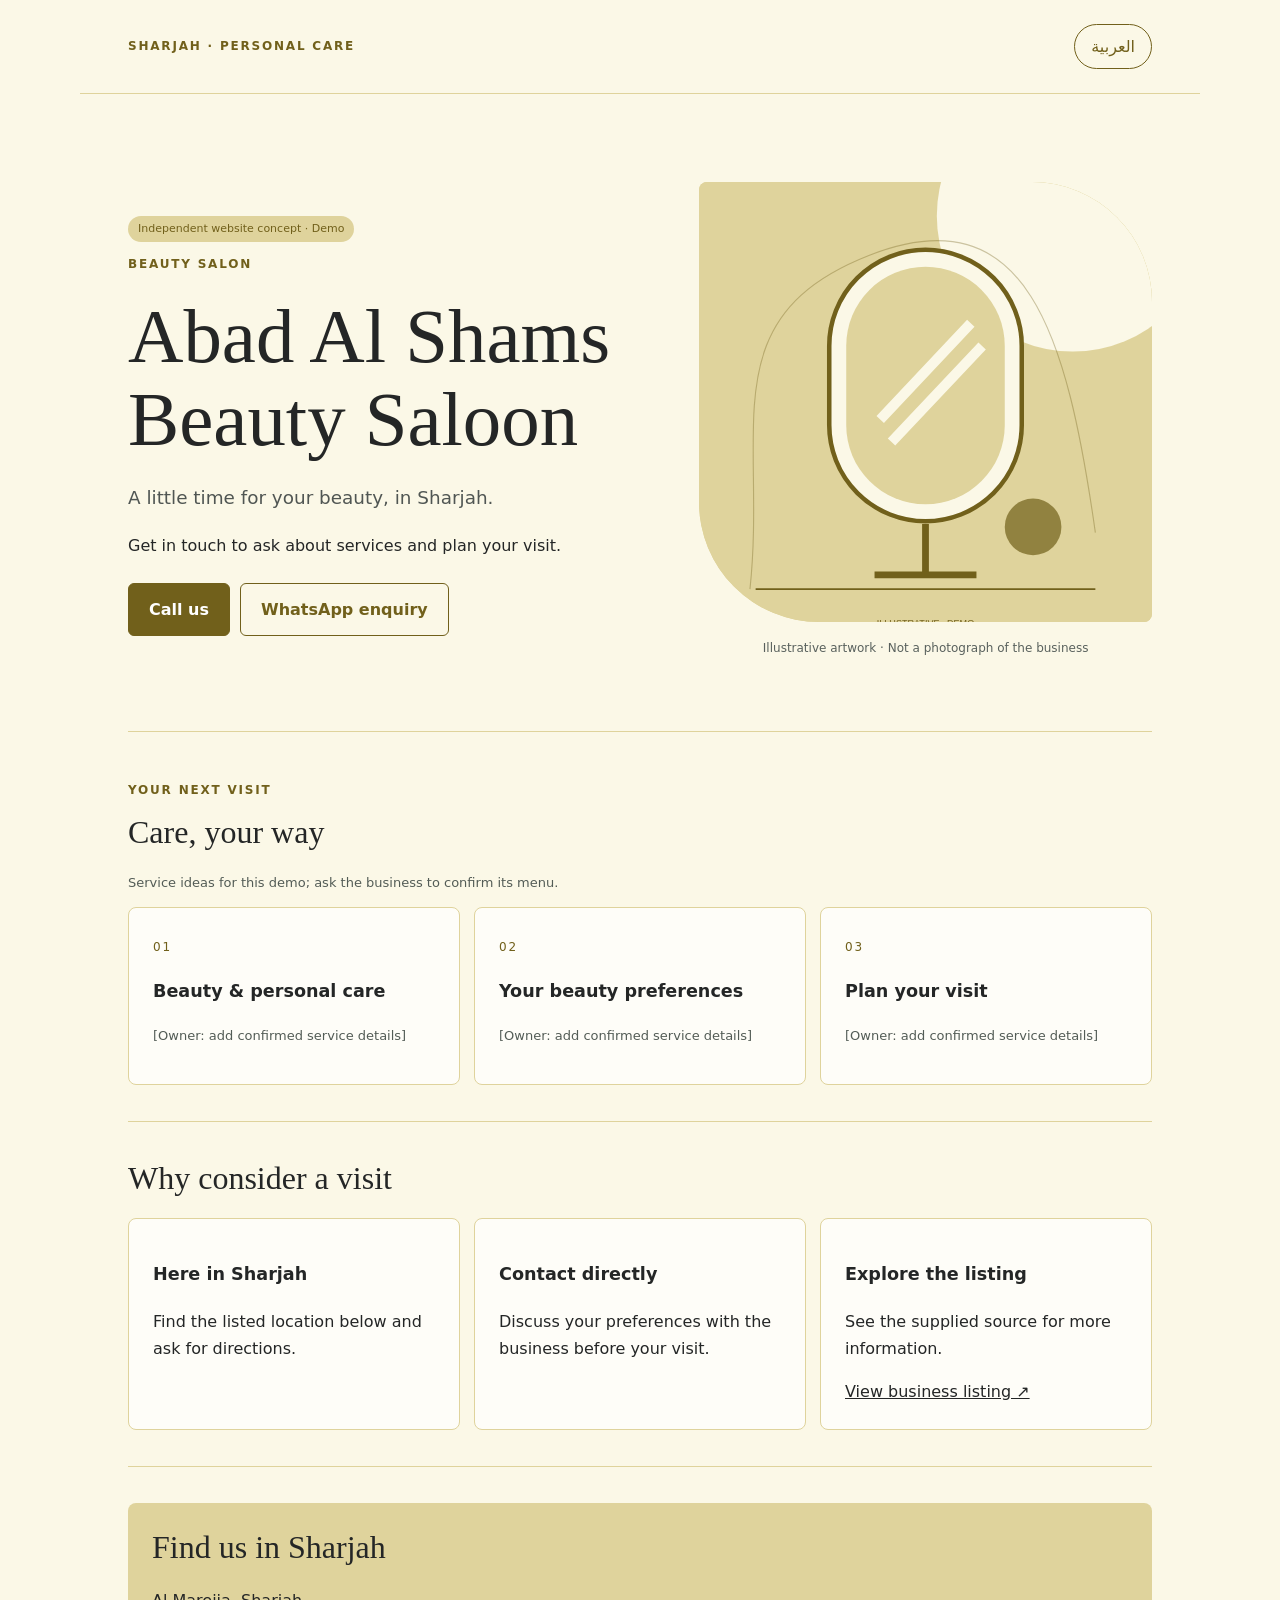
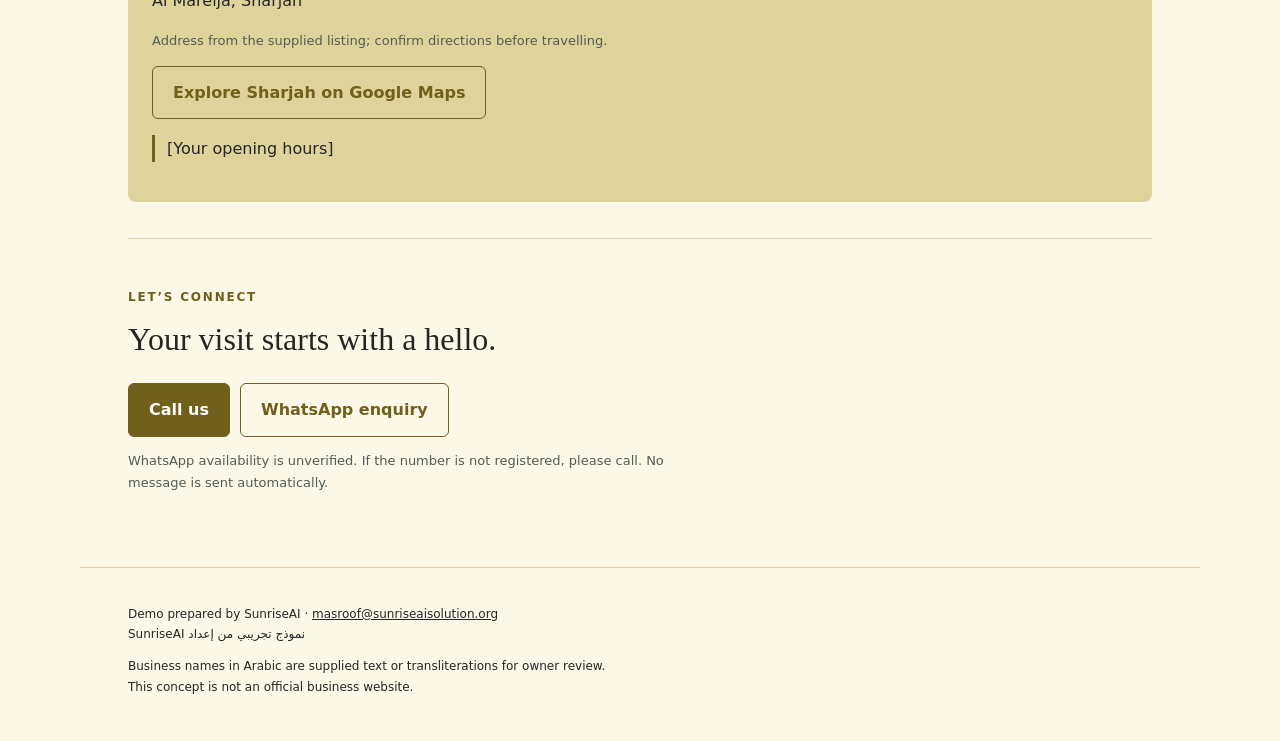
<file: abad-al-shams-beauty-saloon-sharjah/index.html>
<!doctype html><html lang="en" dir="ltr"><head><meta charset="utf-8"><meta name="viewport" content="width=device-width, initial-scale=1"><title>Abad Al Shams Beauty Saloon | Sharjah · Demo</title><meta name="description" content="A bilingual demonstration page for Abad Al Shams Beauty Saloon, beauty salon in Sharjah. Contact details from the supplied lead sheet."><meta property="og:title" content="Abad Al Shams Beauty Saloon | Sharjah · Demo"><meta property="og:description" content="A bilingual demonstration page for Abad Al Shams Beauty Saloon, beauty salon in Sharjah. Contact details from the supplied lead sheet."><meta property="og:type" content="website"><meta property="og:locale" content="en_AE"><meta property="og:locale:alternate" content="ar_AE"><meta name="theme-color" content="#71601b"><link rel="icon" href="assets/illustration.svg" type="image/svg+xml"><link rel="stylesheet" href="style.css"><script src="script.js" defer></script></head><body data-design="3" style="--accent:#71601b;--paper:#fbf8e7;--soft:#dfd39c"><header><span class="brand"><span data-en="Sharjah · Personal care" data-ar="الشارقة · العناية الشخصية">Sharjah · Personal care</span></span><button id="language-toggle" type="button" aria-label="Switch to Arabic">العربية</button></header><main><section class="hero"><div><span class="demo"><span data-en="Independent website concept · Demo" data-ar="تصور تجريبي مستقل للموقع">Independent website concept · Demo</span></span><p class="eyebrow"><span data-en="Beauty salon" data-ar="صالون تجميل">Beauty salon</span></p><h1><span data-en="Abad Al Shams Beauty Saloon" data-ar="صالون أباد الشمس للتجميل">Abad Al Shams Beauty Saloon</span></h1><p class="lead"><span data-en="A little time for your beauty, in Sharjah." data-ar="وقت لجمالك في الشارقة.">A little time for your beauty, in Sharjah.</span></p><p><span data-en="Get in touch to ask about services and plan your visit." data-ar="تواصل معنا للاستفسار عن الخدمات والتخطيط لزيارتك.">Get in touch to ask about services and plan your visit.</span></p><div class="actions"><a class="btn primary" href="tel:+97165695779"><span data-en="Call us" data-ar="اتصل بنا">Call us</span></a><a class="btn " href="https://wa.me/97165695779?text=Hello%2C%20I%20would%20like%20to%20enquire%20about%20your%20services.%20/%20%D9%85%D8%B1%D8%AD%D8%A8%D8%A7%D9%8B%D8%8C%20%D8%A3%D9%88%D8%AF%20%D8%A7%D9%84%D8%A7%D8%B3%D8%AA%D9%81%D8%B3%D8%A7%D8%B1%20%D8%B9%D9%86%20%D8%AE%D8%AF%D9%85%D8%A7%D8%AA%D9%83%D9%85."><span data-en="WhatsApp enquiry" data-ar="استفسار عبر واتساب">WhatsApp enquiry</span></a></div></div><figure class="visual"><img src="assets/illustration.svg" width="800" height="900" alt="Abstract mirror illustration" data-alt-en="Abstract mirror illustration" data-alt-ar="رسم توضيحي تجريدي لمرآة"><figcaption><span data-en="Illustrative artwork · Not a photograph of the business" data-ar="رسم توضيحي · ليس صورة للمنشأة">Illustrative artwork · Not a photograph of the business</span></figcaption></figure></section><section class="section"><p class="eyebrow"><span data-en="Your next visit" data-ar="زيارتك القادمة">Your next visit</span></p><h2><span data-en="Care, your way" data-ar="عناية تناسبك">Care, your way</span></h2><p class="small"><span data-en="Service ideas for this demo; ask the business to confirm its menu." data-ar="أفكار خدمات لهذا النموذج؛ يرجى تأكيد قائمة الخدمات مع المنشأة.">Service ideas for this demo; ask the business to confirm its menu.</span></p><div class="cards"><article class="card"><span class="num">01</span><h3><span data-en="Beauty &amp; personal care" data-ar="الجمال والعناية الشخصية">Beauty &amp; personal care</span></h3><p class="small"><span data-en="[Owner: add confirmed service details]" data-ar="[للمالك: أضف تفاصيل الخدمة المؤكدة]">[Owner: add confirmed service details]</span></p></article><article class="card"><span class="num">02</span><h3><span data-en="Your beauty preferences" data-ar="تفضيلاتك للعناية بالجمال">Your beauty preferences</span></h3><p class="small"><span data-en="[Owner: add confirmed service details]" data-ar="[للمالك: أضف تفاصيل الخدمة المؤكدة]">[Owner: add confirmed service details]</span></p></article><article class="card"><span class="num">03</span><h3><span data-en="Plan your visit" data-ar="خطّطي لزيارتك">Plan your visit</span></h3><p class="small"><span data-en="[Owner: add confirmed service details]" data-ar="[للمالك: أضف تفاصيل الخدمة المؤكدة]">[Owner: add confirmed service details]</span></p></article></div></section><section class="section"><h2><span data-en="Why consider a visit" data-ar="لماذا تفكر في زيارتنا">Why consider a visit</span></h2><div class="cards"><article class="card"><h3><span data-en="Here in Sharjah" data-ar="هنا في الشارقة">Here in Sharjah</span></h3><p><span data-en="Find the listed location below and ask for directions." data-ar="تعرّف على الموقع المذكور أدناه واستفسر عن الاتجاهات.">Find the listed location below and ask for directions.</span></p></article><article class="card"><h3><span data-en="Contact directly" data-ar="تواصل مباشرة">Contact directly</span></h3><p><span data-en="Discuss your preferences with the business before your visit." data-ar="ناقش تفضيلاتك مع المنشأة قبل زيارتك.">Discuss your preferences with the business before your visit.</span></p></article><article class="card"><h3><span data-en="Explore the listing" data-ar="اطّلع على القائمة">Explore the listing</span></h3><p><span data-en="See the supplied source for more information." data-ar="راجع المصدر المرفق للمزيد من المعلومات.">See the supplied source for more information.</span></p><a href="https://www.yellowpages-uae.com/abad-al-shams-beauty-saloon-169997"><span data-en="View business listing ↗" data-ar="عرض قائمة المنشأة ↗">View business listing ↗</span></a></article></div></section><section class="section"><div class="location"><h2><span data-en="Find us in Sharjah" data-ar="موقعنا في الشارقة">Find us in Sharjah</span></h2><p><span data-en="Al Mareija, Sharjah" data-ar="المريجة، الشارقة">Al Mareija, Sharjah</span></p><p class="small"><span data-en="Address from the supplied listing; confirm directions before travelling." data-ar="العنوان من القائمة المرفقة؛ يرجى تأكيد الاتجاهات قبل الزيارة.">Address from the supplied listing; confirm directions before travelling.</span></p><a class="btn " href="https://www.google.com/maps/search/?api=1&amp;query=Sharjah%2C%20United%20Arab%20Emirates"><span data-en="Explore Sharjah on Google Maps" data-ar="الشارقة على خرائط Google">Explore Sharjah on Google Maps</span></a><p class="placeholder"><span data-en="[Your opening hours]" data-ar="[ساعات العمل الخاصة بكم]">[Your opening hours]</span></p></div></section><section class="section"><p class="eyebrow"><span data-en="Let’s connect" data-ar="لنتواصل">Let’s connect</span></p><h2><span data-en="Your visit starts with a hello." data-ar="زيارتك تبدأ بمرحباً.">Your visit starts with a hello.</span></h2><div class="actions"><a class="btn primary" href="tel:+97165695779"><span data-en="Call us" data-ar="اتصل بنا">Call us</span></a><a class="btn " href="https://wa.me/97165695779?text=Hello%2C%20I%20would%20like%20to%20enquire%20about%20your%20services.%20/%20%D9%85%D8%B1%D8%AD%D8%A8%D8%A7%D9%8B%D8%8C%20%D8%A3%D9%88%D8%AF%20%D8%A7%D9%84%D8%A7%D8%B3%D8%AA%D9%81%D8%B3%D8%A7%D8%B1%20%D8%B9%D9%86%20%D8%AE%D8%AF%D9%85%D8%A7%D8%AA%D9%83%D9%85."><span data-en="WhatsApp enquiry" data-ar="استفسار عبر واتساب">WhatsApp enquiry</span></a></div><p class="small"><span data-en="WhatsApp availability is unverified. If the number is not registered, please call. No message is sent automatically." data-ar="توفر واتساب غير مؤكد. إذا لم يكن الرقم مسجلاً، يرجى الاتصال. لن تُرسل أي رسالة تلقائياً.">WhatsApp availability is unverified. If the number is not registered, please call. No message is sent automatically.</span></p></section></main><footer class="footer"><p>Demo prepared by SunriseAI · <a href="mailto:masroof@sunriseaisolution.org">masroof@sunriseaisolution.org</a><br><span lang="ar" dir="rtl">نموذج تجريبي من إعداد SunriseAI</span></p><p><span data-en="Business names in Arabic are supplied text or transliterations for owner review. This concept is not an official business website." data-ar="الأسماء العربية مأخوذة من الملف أو منقولة صوتياً لمراجعة المالك. هذا النموذج ليس الموقع الرسمي للمنشأة.">Business names in Arabic are supplied text or transliterations for owner review. This concept is not an official business website.</span></p></footer></body></html>
</file>
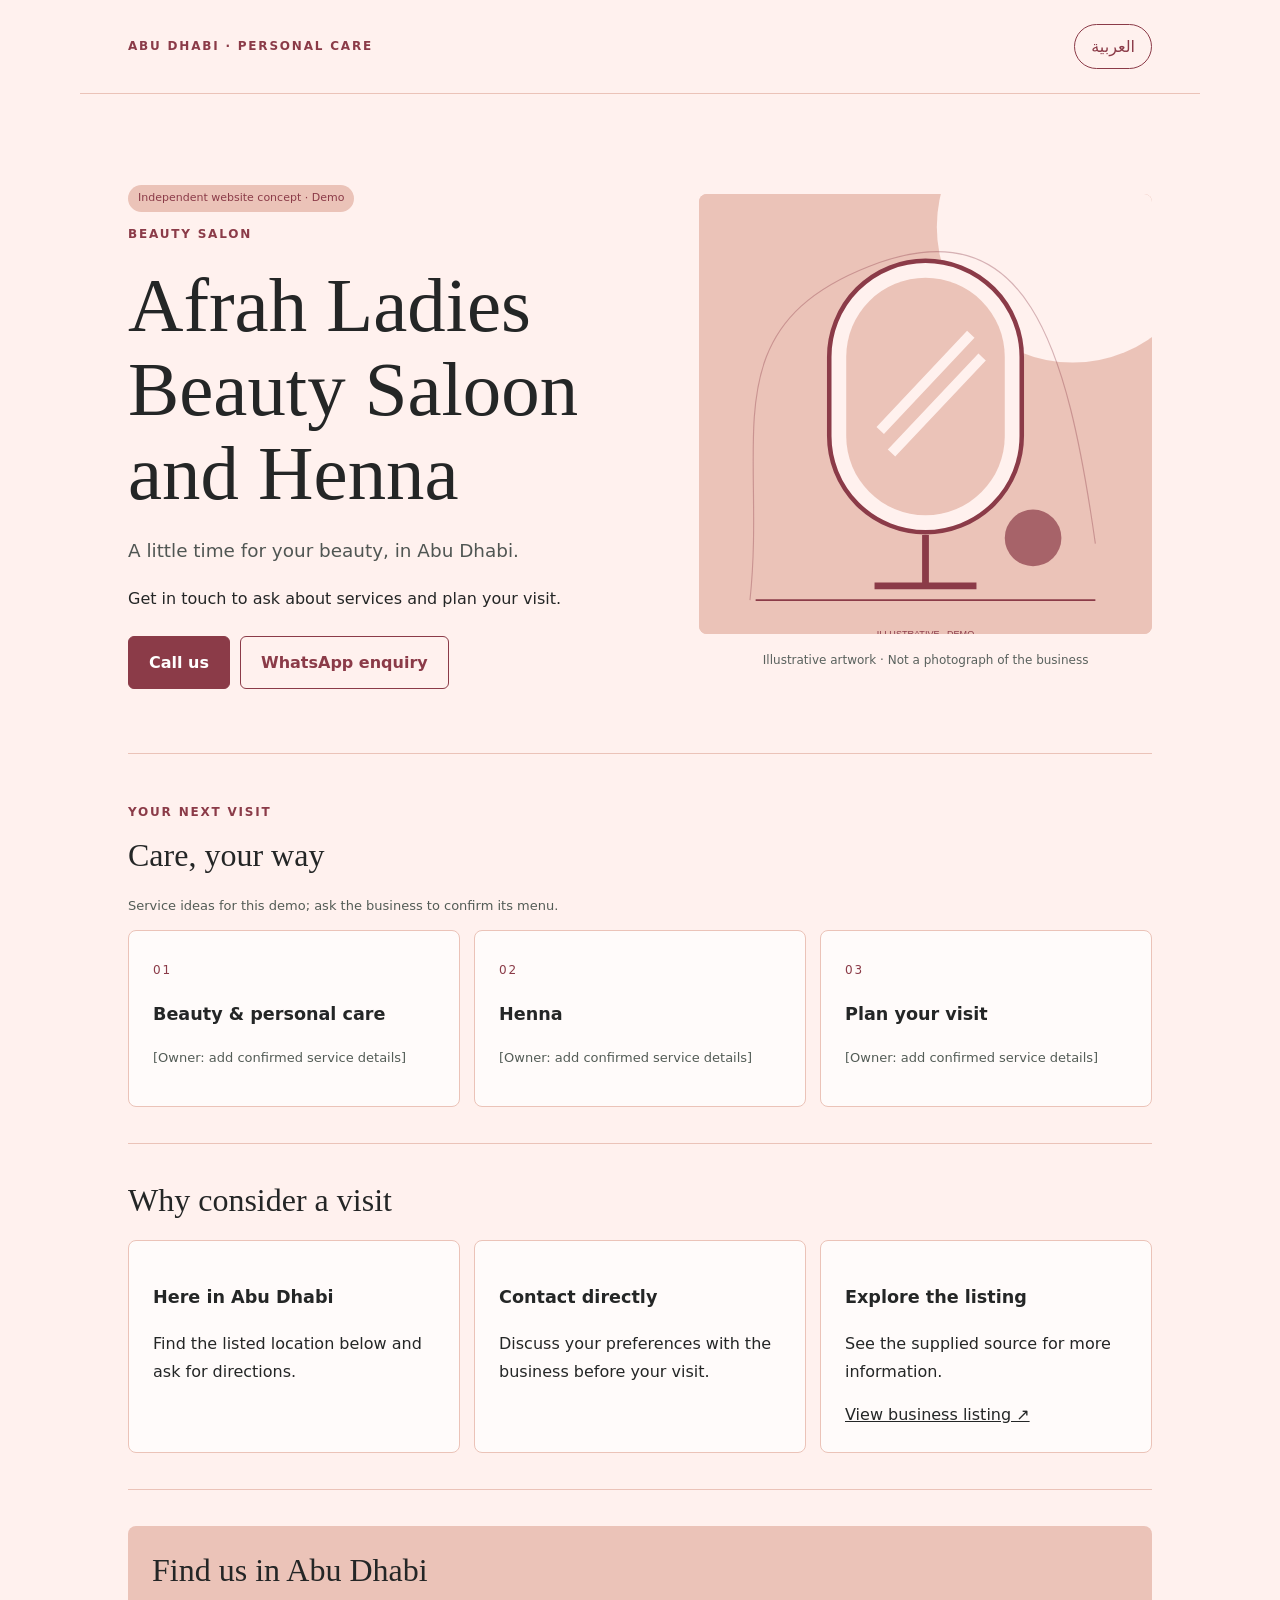
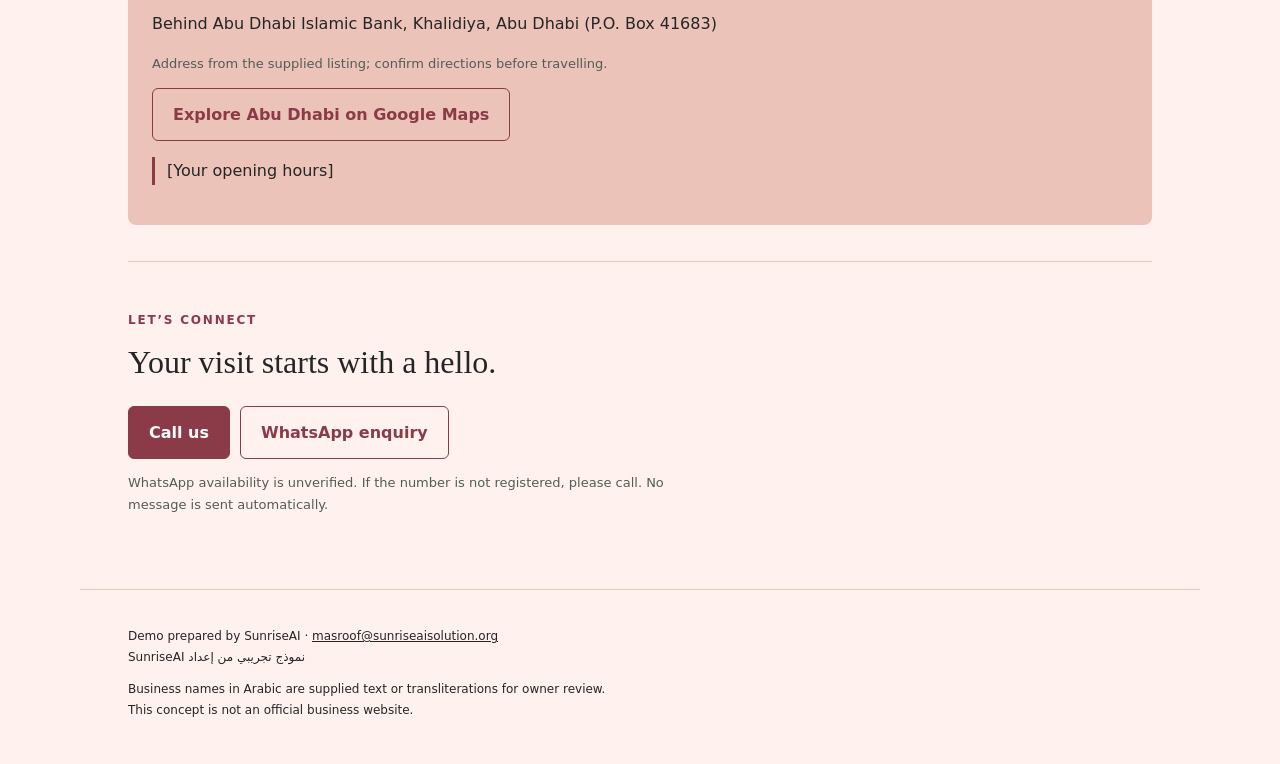
<file: afrah-ladies-beauty-saloon-and-henna-abu-dhabi/index.html>
<!doctype html><html lang="en" dir="ltr"><head><meta charset="utf-8"><meta name="viewport" content="width=device-width, initial-scale=1"><title>Afrah Ladies Beauty Saloon and Henna | Abu Dhabi · Demo</title><meta name="description" content="A bilingual demonstration page for Afrah Ladies Beauty Saloon and Henna, beauty salon in Abu Dhabi. Contact details from the supplied lead sheet."><meta property="og:title" content="Afrah Ladies Beauty Saloon and Henna | Abu Dhabi · Demo"><meta property="og:description" content="A bilingual demonstration page for Afrah Ladies Beauty Saloon and Henna, beauty salon in Abu Dhabi. Contact details from the supplied lead sheet."><meta property="og:type" content="website"><meta property="og:locale" content="en_AE"><meta property="og:locale:alternate" content="ar_AE"><meta name="theme-color" content="#8b3b48"><link rel="icon" href="assets/illustration.svg" type="image/svg+xml"><link rel="stylesheet" href="style.css"><script src="script.js" defer></script></head><body data-design="4" style="--accent:#8b3b48;--paper:#fff1ee;--soft:#ebc3b8"><header><span class="brand"><span data-en="Abu Dhabi · Personal care" data-ar="أبوظبي · العناية الشخصية">Abu Dhabi · Personal care</span></span><button id="language-toggle" type="button" aria-label="Switch to Arabic">العربية</button></header><main><section class="hero"><div><span class="demo"><span data-en="Independent website concept · Demo" data-ar="تصور تجريبي مستقل للموقع">Independent website concept · Demo</span></span><p class="eyebrow"><span data-en="Beauty salon" data-ar="صالون تجميل">Beauty salon</span></p><h1><span data-en="Afrah Ladies Beauty Saloon and Henna" data-ar="صالون أفراح للسيدات للتجميل والحناء">Afrah Ladies Beauty Saloon and Henna</span></h1><p class="lead"><span data-en="A little time for your beauty, in Abu Dhabi." data-ar="وقت لجمالك في أبوظبي.">A little time for your beauty, in Abu Dhabi.</span></p><p><span data-en="Get in touch to ask about services and plan your visit." data-ar="تواصل معنا للاستفسار عن الخدمات والتخطيط لزيارتك.">Get in touch to ask about services and plan your visit.</span></p><div class="actions"><a class="btn primary" href="tel:+97126655213"><span data-en="Call us" data-ar="اتصل بنا">Call us</span></a><a class="btn " href="https://wa.me/97126655213?text=Hello%2C%20I%20would%20like%20to%20enquire%20about%20your%20services.%20/%20%D9%85%D8%B1%D8%AD%D8%A8%D8%A7%D9%8B%D8%8C%20%D8%A3%D9%88%D8%AF%20%D8%A7%D9%84%D8%A7%D8%B3%D8%AA%D9%81%D8%B3%D8%A7%D8%B1%20%D8%B9%D9%86%20%D8%AE%D8%AF%D9%85%D8%A7%D8%AA%D9%83%D9%85."><span data-en="WhatsApp enquiry" data-ar="استفسار عبر واتساب">WhatsApp enquiry</span></a></div></div><figure class="visual"><img src="assets/illustration.svg" width="800" height="900" alt="Abstract mirror illustration" data-alt-en="Abstract mirror illustration" data-alt-ar="رسم توضيحي تجريدي لمرآة"><figcaption><span data-en="Illustrative artwork · Not a photograph of the business" data-ar="رسم توضيحي · ليس صورة للمنشأة">Illustrative artwork · Not a photograph of the business</span></figcaption></figure></section><section class="section"><p class="eyebrow"><span data-en="Your next visit" data-ar="زيارتك القادمة">Your next visit</span></p><h2><span data-en="Care, your way" data-ar="عناية تناسبك">Care, your way</span></h2><p class="small"><span data-en="Service ideas for this demo; ask the business to confirm its menu." data-ar="أفكار خدمات لهذا النموذج؛ يرجى تأكيد قائمة الخدمات مع المنشأة.">Service ideas for this demo; ask the business to confirm its menu.</span></p><div class="cards"><article class="card"><span class="num">01</span><h3><span data-en="Beauty &amp; personal care" data-ar="الجمال والعناية الشخصية">Beauty &amp; personal care</span></h3><p class="small"><span data-en="[Owner: add confirmed service details]" data-ar="[للمالك: أضف تفاصيل الخدمة المؤكدة]">[Owner: add confirmed service details]</span></p></article><article class="card"><span class="num">02</span><h3><span data-en="Henna" data-ar="الحناء">Henna</span></h3><p class="small"><span data-en="[Owner: add confirmed service details]" data-ar="[للمالك: أضف تفاصيل الخدمة المؤكدة]">[Owner: add confirmed service details]</span></p></article><article class="card"><span class="num">03</span><h3><span data-en="Plan your visit" data-ar="خطّطي لزيارتك">Plan your visit</span></h3><p class="small"><span data-en="[Owner: add confirmed service details]" data-ar="[للمالك: أضف تفاصيل الخدمة المؤكدة]">[Owner: add confirmed service details]</span></p></article></div></section><section class="section"><h2><span data-en="Why consider a visit" data-ar="لماذا تفكر في زيارتنا">Why consider a visit</span></h2><div class="cards"><article class="card"><h3><span data-en="Here in Abu Dhabi" data-ar="هنا في أبوظبي">Here in Abu Dhabi</span></h3><p><span data-en="Find the listed location below and ask for directions." data-ar="تعرّف على الموقع المذكور أدناه واستفسر عن الاتجاهات.">Find the listed location below and ask for directions.</span></p></article><article class="card"><h3><span data-en="Contact directly" data-ar="تواصل مباشرة">Contact directly</span></h3><p><span data-en="Discuss your preferences with the business before your visit." data-ar="ناقش تفضيلاتك مع المنشأة قبل زيارتك.">Discuss your preferences with the business before your visit.</span></p></article><article class="card"><h3><span data-en="Explore the listing" data-ar="اطّلع على القائمة">Explore the listing</span></h3><p><span data-en="See the supplied source for more information." data-ar="راجع المصدر المرفق للمزيد من المعلومات.">See the supplied source for more information.</span></p><a href="https://www.yellowpages-uae.com/afrah-ladies-beauty-saloon-and-henna-131699"><span data-en="View business listing ↗" data-ar="عرض قائمة المنشأة ↗">View business listing ↗</span></a></article></div></section><section class="section"><div class="location"><h2><span data-en="Find us in Abu Dhabi" data-ar="موقعنا في أبوظبي">Find us in Abu Dhabi</span></h2><p><span data-en="Behind Abu Dhabi Islamic Bank, Khalidiya, Abu Dhabi (P.O. Box 41683)" data-ar="خلف مصرف أبوظبي الإسلامي، الخالدية، أبوظبي (ص.ب. 41683)">Behind Abu Dhabi Islamic Bank, Khalidiya, Abu Dhabi (P.O. Box 41683)</span></p><p class="small"><span data-en="Address from the supplied listing; confirm directions before travelling." data-ar="العنوان من القائمة المرفقة؛ يرجى تأكيد الاتجاهات قبل الزيارة.">Address from the supplied listing; confirm directions before travelling.</span></p><a class="btn " href="https://www.google.com/maps/search/?api=1&amp;query=Abu%20Dhabi%2C%20United%20Arab%20Emirates"><span data-en="Explore Abu Dhabi on Google Maps" data-ar="أبوظبي على خرائط Google">Explore Abu Dhabi on Google Maps</span></a><p class="placeholder"><span data-en="[Your opening hours]" data-ar="[ساعات العمل الخاصة بكم]">[Your opening hours]</span></p></div></section><section class="section"><p class="eyebrow"><span data-en="Let’s connect" data-ar="لنتواصل">Let’s connect</span></p><h2><span data-en="Your visit starts with a hello." data-ar="زيارتك تبدأ بمرحباً.">Your visit starts with a hello.</span></h2><div class="actions"><a class="btn primary" href="tel:+97126655213"><span data-en="Call us" data-ar="اتصل بنا">Call us</span></a><a class="btn " href="https://wa.me/97126655213?text=Hello%2C%20I%20would%20like%20to%20enquire%20about%20your%20services.%20/%20%D9%85%D8%B1%D8%AD%D8%A8%D8%A7%D9%8B%D8%8C%20%D8%A3%D9%88%D8%AF%20%D8%A7%D9%84%D8%A7%D8%B3%D8%AA%D9%81%D8%B3%D8%A7%D8%B1%20%D8%B9%D9%86%20%D8%AE%D8%AF%D9%85%D8%A7%D8%AA%D9%83%D9%85."><span data-en="WhatsApp enquiry" data-ar="استفسار عبر واتساب">WhatsApp enquiry</span></a></div><p class="small"><span data-en="WhatsApp availability is unverified. If the number is not registered, please call. No message is sent automatically." data-ar="توفر واتساب غير مؤكد. إذا لم يكن الرقم مسجلاً، يرجى الاتصال. لن تُرسل أي رسالة تلقائياً.">WhatsApp availability is unverified. If the number is not registered, please call. No message is sent automatically.</span></p></section></main><footer class="footer"><p>Demo prepared by SunriseAI · <a href="mailto:masroof@sunriseaisolution.org">masroof@sunriseaisolution.org</a><br><span lang="ar" dir="rtl">نموذج تجريبي من إعداد SunriseAI</span></p><p><span data-en="Business names in Arabic are supplied text or transliterations for owner review. This concept is not an official business website." data-ar="الأسماء العربية مأخوذة من الملف أو منقولة صوتياً لمراجعة المالك. هذا النموذج ليس الموقع الرسمي للمنشأة.">Business names in Arabic are supplied text or transliterations for owner review. This concept is not an official business website.</span></p></footer></body></html>
</file>
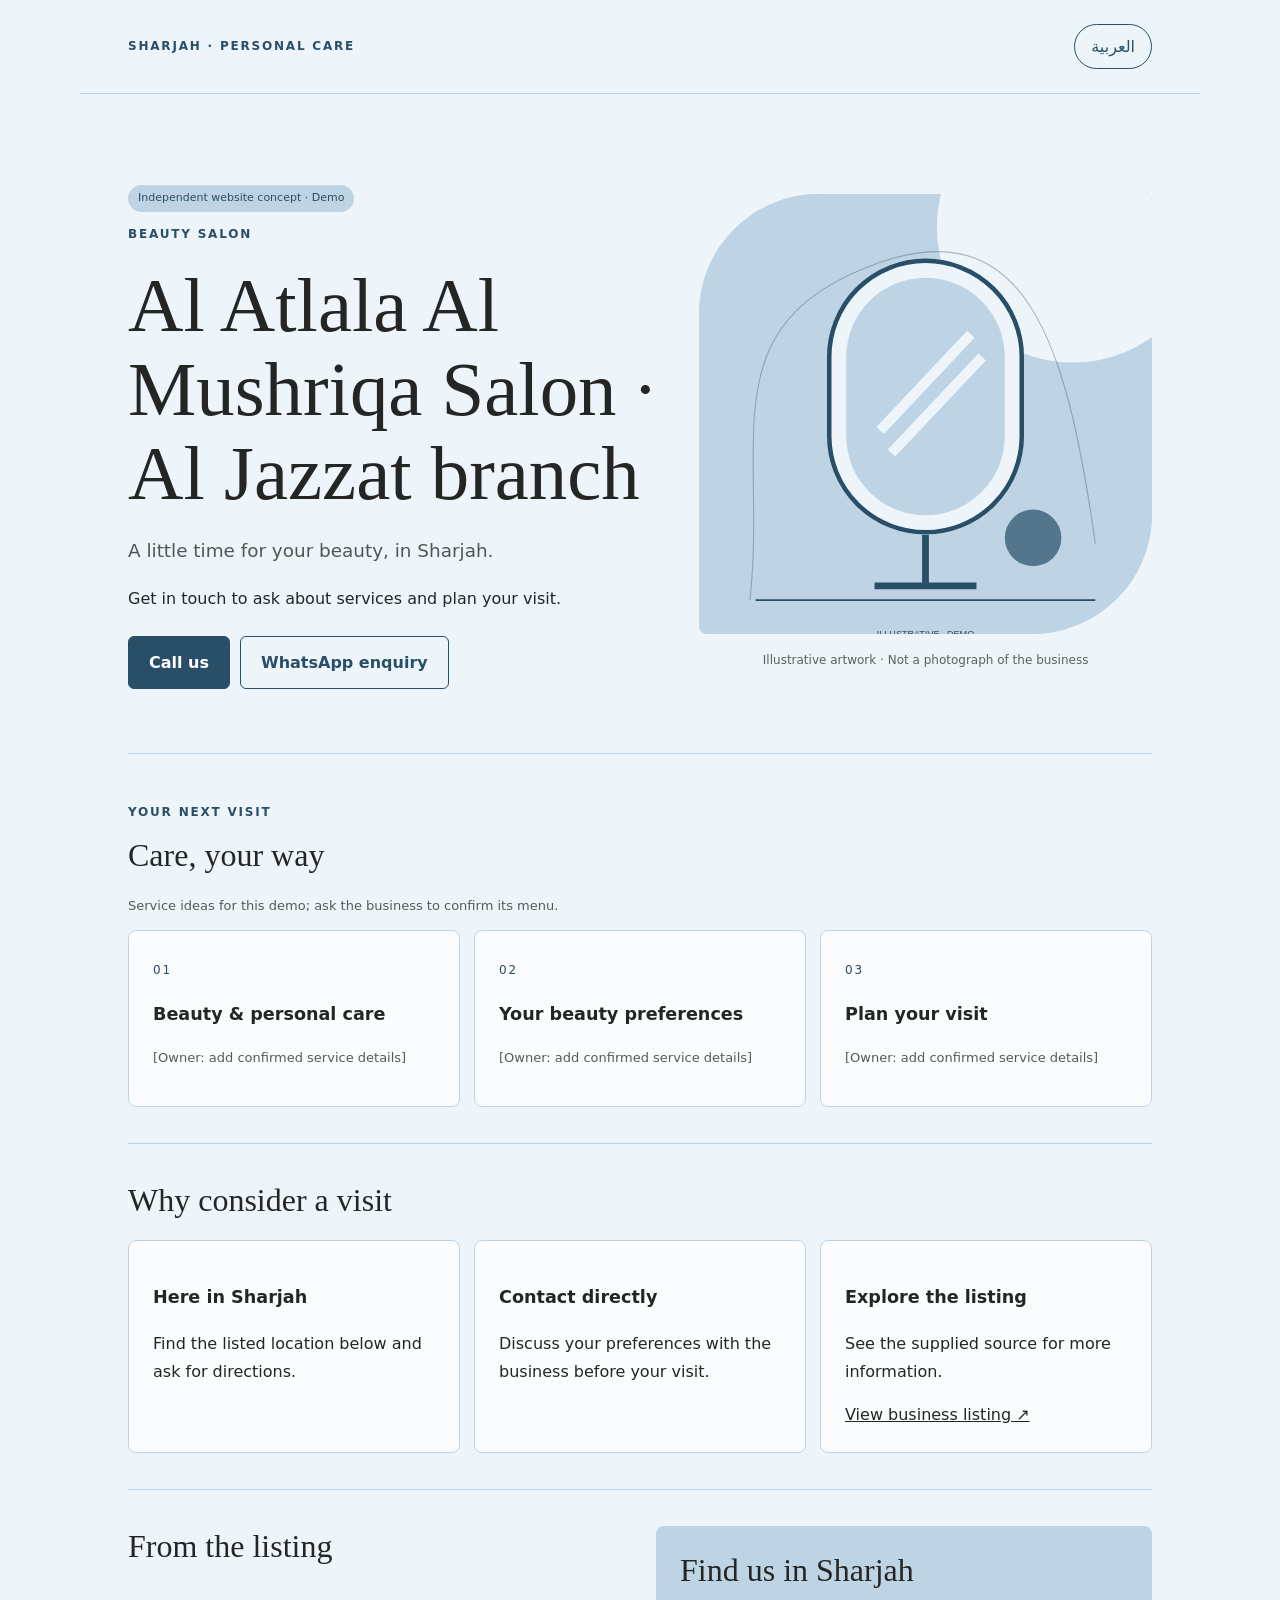
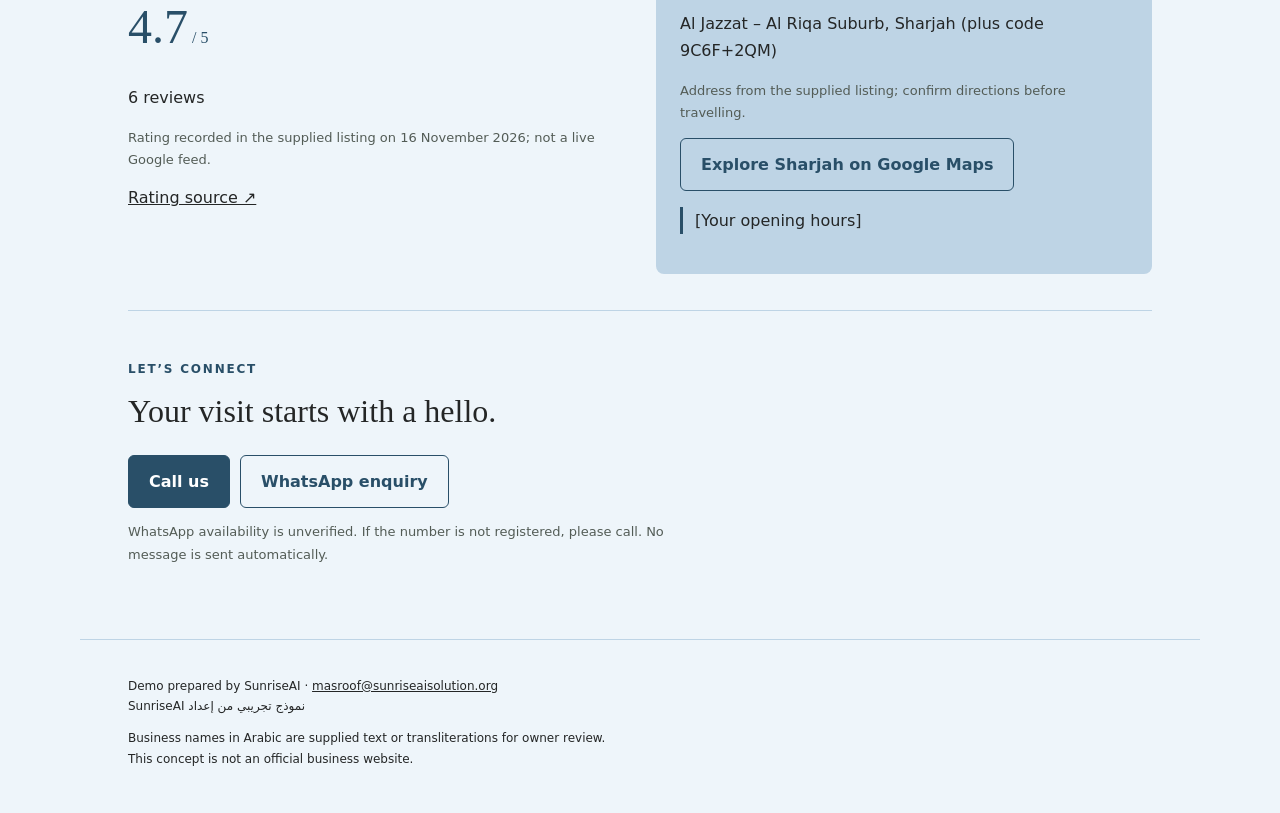
<file: al-atlala-al-mushriqa-al-jazzat-sharjah/index.html>
<!doctype html><html lang="en" dir="ltr"><head><meta charset="utf-8"><meta name="viewport" content="width=device-width, initial-scale=1"><title>Al Atlala Al Mushriqa Salon · Al Jazzat branch | Sharjah · Demo</title><meta name="description" content="A bilingual demonstration page for Al Atlala Al Mushriqa Salon · Al Jazzat branch, beauty salon in Sharjah. Contact details and listing rating from the supplied lead sheet."><meta property="og:title" content="Al Atlala Al Mushriqa Salon · Al Jazzat branch | Sharjah · Demo"><meta property="og:description" content="A bilingual demonstration page for Al Atlala Al Mushriqa Salon · Al Jazzat branch, beauty salon in Sharjah. Contact details and listing rating from the supplied lead sheet."><meta property="og:type" content="website"><meta property="og:locale" content="en_AE"><meta property="og:locale:alternate" content="ar_AE"><meta name="theme-color" content="#294f68"><link rel="icon" href="assets/illustration.svg" type="image/svg+xml"><link rel="stylesheet" href="style.css"><script src="script.js" defer></script></head><body data-design="1" style="--accent:#294f68;--paper:#eef5fa;--soft:#bed4e5"><header><span class="brand"><span data-en="Sharjah · Personal care" data-ar="الشارقة · العناية الشخصية">Sharjah · Personal care</span></span><button id="language-toggle" type="button" aria-label="Switch to Arabic">العربية</button></header><main><section class="hero"><div><span class="demo"><span data-en="Independent website concept · Demo" data-ar="تصور تجريبي مستقل للموقع">Independent website concept · Demo</span></span><p class="eyebrow"><span data-en="Beauty salon" data-ar="صالون تجميل">Beauty salon</span></p><h1><span data-en="Al Atlala Al Mushriqa Salon · Al Jazzat branch" data-ar="صالون الاطلالة المشرقة — فرع الجزات">Al Atlala Al Mushriqa Salon · Al Jazzat branch</span></h1><p class="lead"><span data-en="A little time for your beauty, in Sharjah." data-ar="وقت لجمالك في الشارقة.">A little time for your beauty, in Sharjah.</span></p><p><span data-en="Get in touch to ask about services and plan your visit." data-ar="تواصل معنا للاستفسار عن الخدمات والتخطيط لزيارتك.">Get in touch to ask about services and plan your visit.</span></p><div class="actions"><a class="btn primary" href="tel:+971563837676"><span data-en="Call us" data-ar="اتصل بنا">Call us</span></a><a class="btn " href="https://wa.me/971563837676?text=Hello%2C%20I%20would%20like%20to%20enquire%20about%20your%20services.%20/%20%D9%85%D8%B1%D8%AD%D8%A8%D8%A7%D9%8B%D8%8C%20%D8%A3%D9%88%D8%AF%20%D8%A7%D9%84%D8%A7%D8%B3%D8%AA%D9%81%D8%B3%D8%A7%D8%B1%20%D8%B9%D9%86%20%D8%AE%D8%AF%D9%85%D8%A7%D8%AA%D9%83%D9%85."><span data-en="WhatsApp enquiry" data-ar="استفسار عبر واتساب">WhatsApp enquiry</span></a></div></div><figure class="visual"><img src="assets/illustration.svg" width="800" height="900" alt="Abstract mirror illustration" data-alt-en="Abstract mirror illustration" data-alt-ar="رسم توضيحي تجريدي لمرآة"><figcaption><span data-en="Illustrative artwork · Not a photograph of the business" data-ar="رسم توضيحي · ليس صورة للمنشأة">Illustrative artwork · Not a photograph of the business</span></figcaption></figure></section><section class="section"><p class="eyebrow"><span data-en="Your next visit" data-ar="زيارتك القادمة">Your next visit</span></p><h2><span data-en="Care, your way" data-ar="عناية تناسبك">Care, your way</span></h2><p class="small"><span data-en="Service ideas for this demo; ask the business to confirm its menu." data-ar="أفكار خدمات لهذا النموذج؛ يرجى تأكيد قائمة الخدمات مع المنشأة.">Service ideas for this demo; ask the business to confirm its menu.</span></p><div class="cards"><article class="card"><span class="num">01</span><h3><span data-en="Beauty &amp; personal care" data-ar="الجمال والعناية الشخصية">Beauty &amp; personal care</span></h3><p class="small"><span data-en="[Owner: add confirmed service details]" data-ar="[للمالك: أضف تفاصيل الخدمة المؤكدة]">[Owner: add confirmed service details]</span></p></article><article class="card"><span class="num">02</span><h3><span data-en="Your beauty preferences" data-ar="تفضيلاتك للعناية بالجمال">Your beauty preferences</span></h3><p class="small"><span data-en="[Owner: add confirmed service details]" data-ar="[للمالك: أضف تفاصيل الخدمة المؤكدة]">[Owner: add confirmed service details]</span></p></article><article class="card"><span class="num">03</span><h3><span data-en="Plan your visit" data-ar="خطّطي لزيارتك">Plan your visit</span></h3><p class="small"><span data-en="[Owner: add confirmed service details]" data-ar="[للمالك: أضف تفاصيل الخدمة المؤكدة]">[Owner: add confirmed service details]</span></p></article></div></section><section class="section"><h2><span data-en="Why consider a visit" data-ar="لماذا تفكر في زيارتنا">Why consider a visit</span></h2><div class="cards"><article class="card"><h3><span data-en="Here in Sharjah" data-ar="هنا في الشارقة">Here in Sharjah</span></h3><p><span data-en="Find the listed location below and ask for directions." data-ar="تعرّف على الموقع المذكور أدناه واستفسر عن الاتجاهات.">Find the listed location below and ask for directions.</span></p></article><article class="card"><h3><span data-en="Contact directly" data-ar="تواصل مباشرة">Contact directly</span></h3><p><span data-en="Discuss your preferences with the business before your visit." data-ar="ناقش تفضيلاتك مع المنشأة قبل زيارتك.">Discuss your preferences with the business before your visit.</span></p></article><article class="card"><h3><span data-en="Explore the listing" data-ar="اطّلع على القائمة">Explore the listing</span></h3><p><span data-en="See the supplied source for more information." data-ar="راجع المصدر المرفق للمزيد من المعلومات.">See the supplied source for more information.</span></p><a href="https://exa.ai/library/place/z2329kxw8s0"><span data-en="View business listing ↗" data-ar="عرض قائمة المنشأة ↗">View business listing ↗</span></a></article></div></section><section class="section split"><div><h2><span data-en="From the listing" data-ar="من القائمة">From the listing</span></h2><div class="rating">4.7<span style="font-size:1rem"> / 5</span></div><p><span data-en="6 reviews" data-ar="6 مراجعة">6 reviews</span></p><p class="small"><span data-en="Rating recorded in the supplied listing on 16 November 2026; not a live Google feed." data-ar="تقييم مسجّل في القائمة المرفقة بتاريخ 16 نوفمبر 2026؛ وليس تحديثاً مباشراً من Google.">Rating recorded in the supplied listing on 16 November 2026; not a live Google feed.</span></p><a href="https://exa.ai/library/place/z2329kxw8s0"><span data-en="Rating source ↗" data-ar="مصدر التقييم ↗">Rating source ↗</span></a></div><div class="location"><h2><span data-en="Find us in Sharjah" data-ar="موقعنا في الشارقة">Find us in Sharjah</span></h2><p><span data-en="Al Jazzat – Al Riqa Suburb, Sharjah (plus code 9C6F+2QM)" data-ar="الجزات – ضاحية الرقة، الشارقة (رمز الموقع 9C6F+2QM)">Al Jazzat – Al Riqa Suburb, Sharjah (plus code 9C6F+2QM)</span></p><p class="small"><span data-en="Address from the supplied listing; confirm directions before travelling." data-ar="العنوان من القائمة المرفقة؛ يرجى تأكيد الاتجاهات قبل الزيارة.">Address from the supplied listing; confirm directions before travelling.</span></p><a class="btn " href="https://www.google.com/maps/search/?api=1&amp;query=Sharjah%2C%20United%20Arab%20Emirates"><span data-en="Explore Sharjah on Google Maps" data-ar="الشارقة على خرائط Google">Explore Sharjah on Google Maps</span></a><p class="placeholder"><span data-en="[Your opening hours]" data-ar="[ساعات العمل الخاصة بكم]">[Your opening hours]</span></p></div></section><section class="section"><p class="eyebrow"><span data-en="Let’s connect" data-ar="لنتواصل">Let’s connect</span></p><h2><span data-en="Your visit starts with a hello." data-ar="زيارتك تبدأ بمرحباً.">Your visit starts with a hello.</span></h2><div class="actions"><a class="btn primary" href="tel:+971563837676"><span data-en="Call us" data-ar="اتصل بنا">Call us</span></a><a class="btn " href="https://wa.me/971563837676?text=Hello%2C%20I%20would%20like%20to%20enquire%20about%20your%20services.%20/%20%D9%85%D8%B1%D8%AD%D8%A8%D8%A7%D9%8B%D8%8C%20%D8%A3%D9%88%D8%AF%20%D8%A7%D9%84%D8%A7%D8%B3%D8%AA%D9%81%D8%B3%D8%A7%D8%B1%20%D8%B9%D9%86%20%D8%AE%D8%AF%D9%85%D8%A7%D8%AA%D9%83%D9%85."><span data-en="WhatsApp enquiry" data-ar="استفسار عبر واتساب">WhatsApp enquiry</span></a></div><p class="small"><span data-en="WhatsApp availability is unverified. If the number is not registered, please call. No message is sent automatically." data-ar="توفر واتساب غير مؤكد. إذا لم يكن الرقم مسجلاً، يرجى الاتصال. لن تُرسل أي رسالة تلقائياً.">WhatsApp availability is unverified. If the number is not registered, please call. No message is sent automatically.</span></p></section></main><footer class="footer"><p>Demo prepared by SunriseAI · <a href="mailto:masroof@sunriseaisolution.org">masroof@sunriseaisolution.org</a><br><span lang="ar" dir="rtl">نموذج تجريبي من إعداد SunriseAI</span></p><p><span data-en="Business names in Arabic are supplied text or transliterations for owner review. This concept is not an official business website." data-ar="الأسماء العربية مأخوذة من الملف أو منقولة صوتياً لمراجعة المالك. هذا النموذج ليس الموقع الرسمي للمنشأة.">Business names in Arabic are supplied text or transliterations for owner review. This concept is not an official business website.</span></p></footer></body></html>
</file>
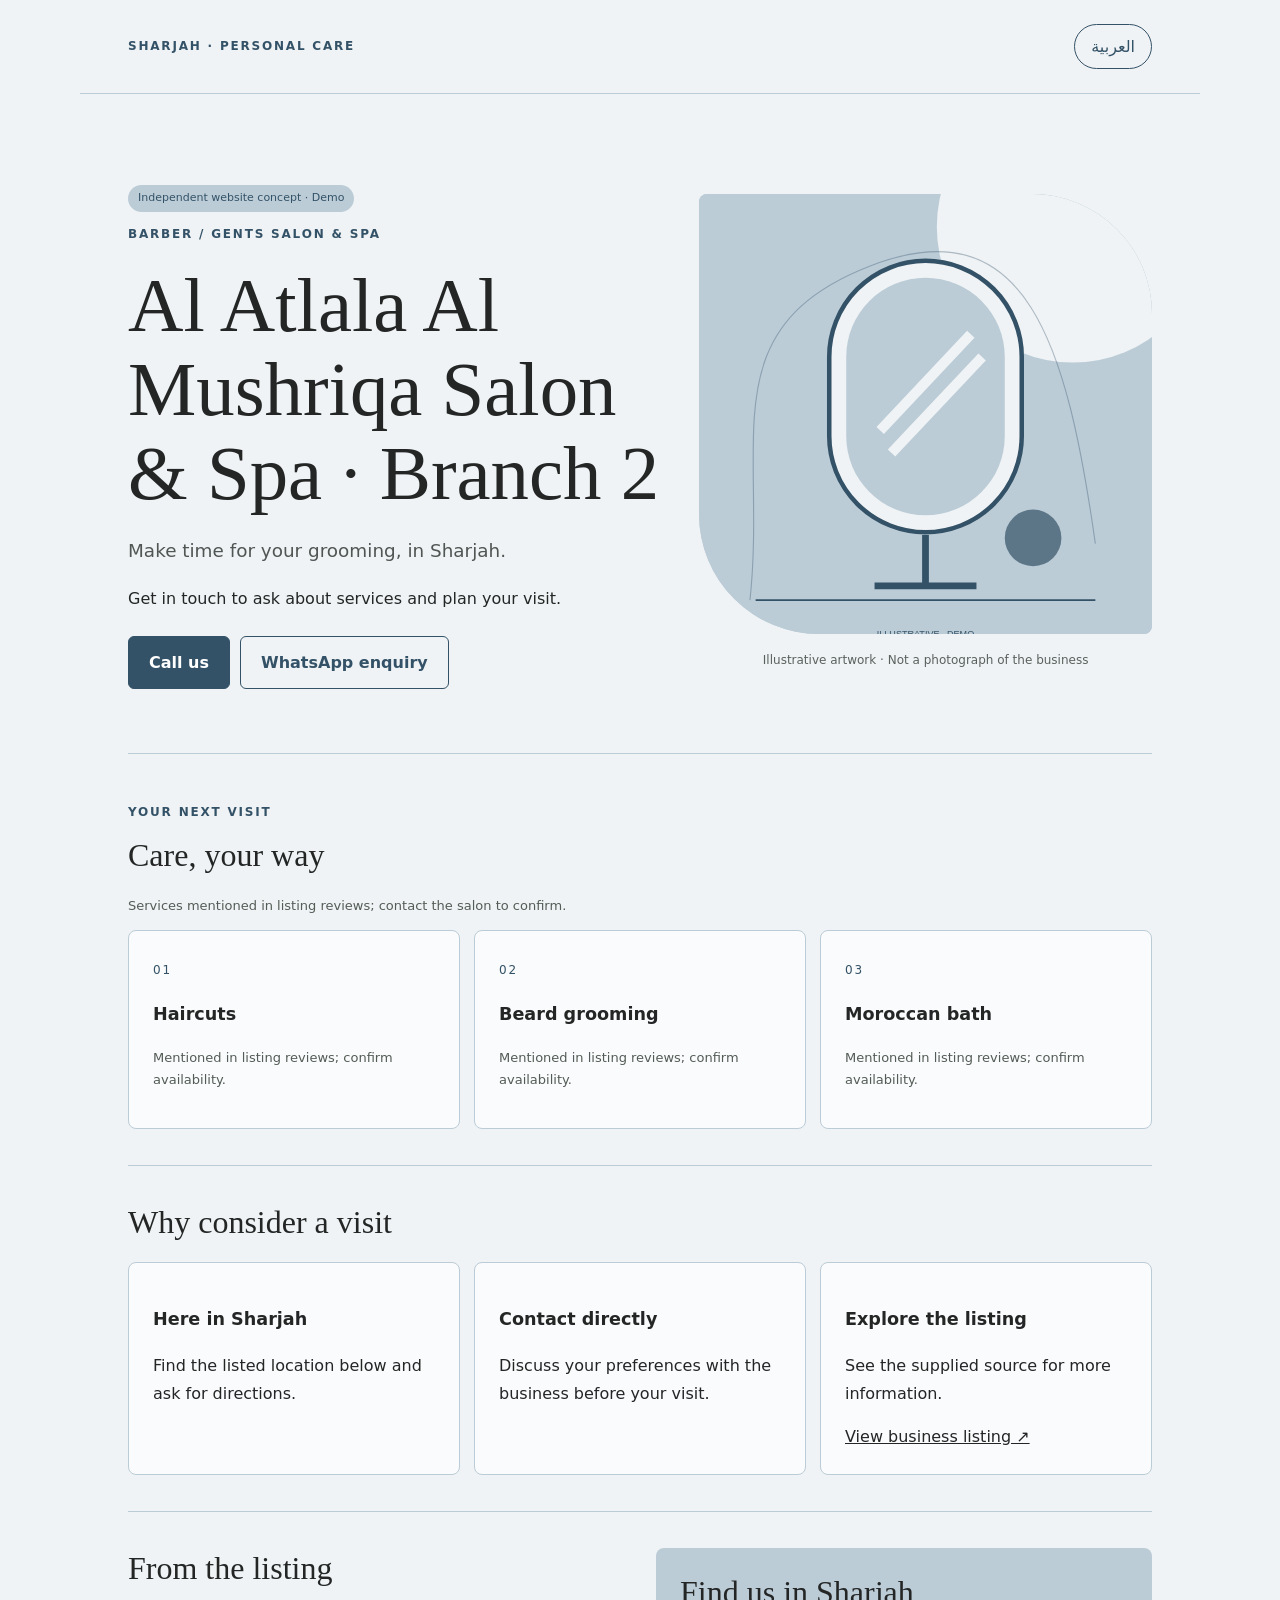
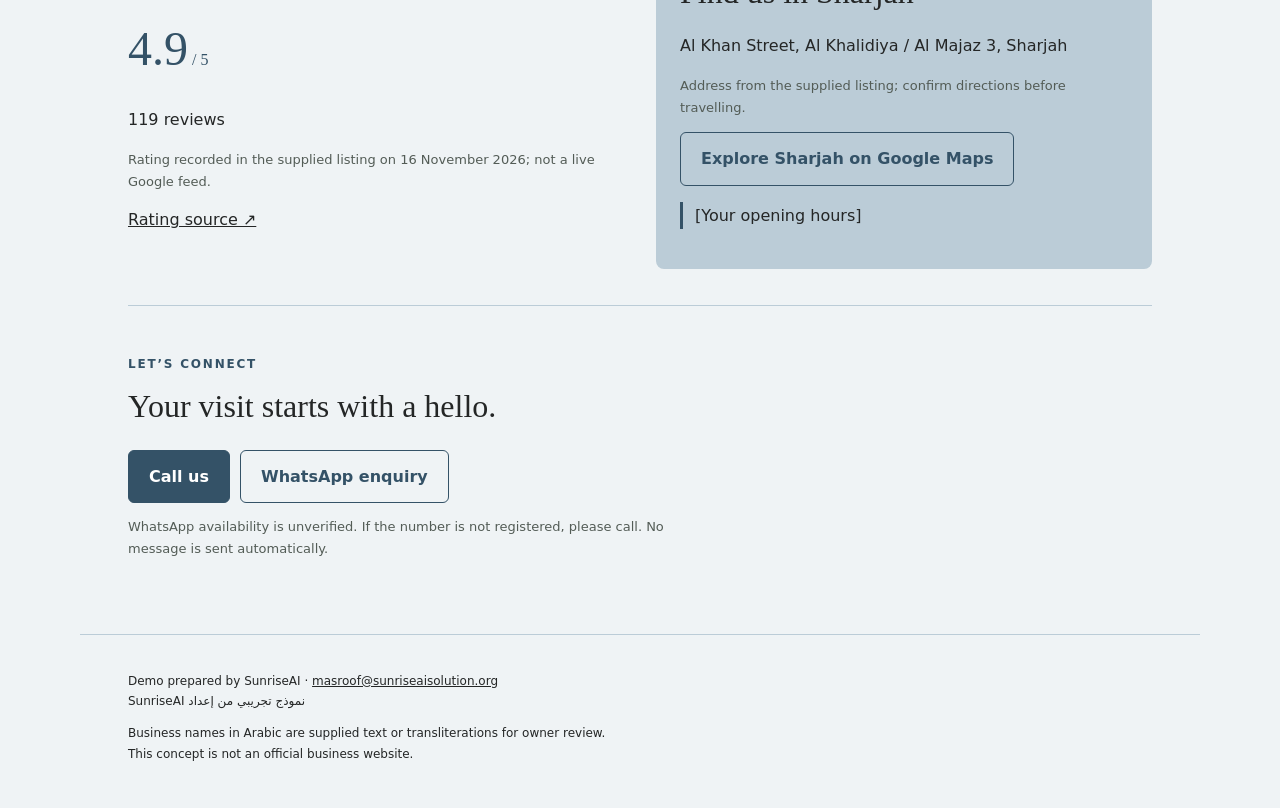
<file: al-atlala-al-mushriqa-branch-2-sharjah/index.html>
<!doctype html><html lang="en" dir="ltr"><head><meta charset="utf-8"><meta name="viewport" content="width=device-width, initial-scale=1"><title>Al Atlala Al Mushriqa Salon &amp; Spa · Branch 2 | Sharjah · Demo</title><meta name="description" content="A bilingual demonstration page for Al Atlala Al Mushriqa Salon &amp; Spa · Branch 2, barber / gents salon &amp; spa in Sharjah. Contact details and listing rating from the supplied lead sheet."><meta property="og:title" content="Al Atlala Al Mushriqa Salon &amp; Spa · Branch 2 | Sharjah · Demo"><meta property="og:description" content="A bilingual demonstration page for Al Atlala Al Mushriqa Salon &amp; Spa · Branch 2, barber / gents salon &amp; spa in Sharjah. Contact details and listing rating from the supplied lead sheet."><meta property="og:type" content="website"><meta property="og:locale" content="en_AE"><meta property="og:locale:alternate" content="ar_AE"><meta name="theme-color" content="#345267"><link rel="icon" href="assets/illustration.svg" type="image/svg+xml"><link rel="stylesheet" href="style.css"><script src="script.js" defer></script></head><body data-design="3" style="--accent:#345267;--paper:#eff3f5;--soft:#bbccd7"><header><span class="brand"><span data-en="Sharjah · Personal care" data-ar="الشارقة · العناية الشخصية">Sharjah · Personal care</span></span><button id="language-toggle" type="button" aria-label="Switch to Arabic">العربية</button></header><main><section class="hero"><div><span class="demo"><span data-en="Independent website concept · Demo" data-ar="تصور تجريبي مستقل للموقع">Independent website concept · Demo</span></span><p class="eyebrow"><span data-en="Barber / gents salon &amp; spa" data-ar="صالون حلاقة وعناية">Barber / gents salon &amp; spa</span></p><h1><span data-en="Al Atlala Al Mushriqa Salon &amp; Spa · Branch 2" data-ar="الاطلالة المشرقة صالون وسبا فرع 2">Al Atlala Al Mushriqa Salon &amp; Spa · Branch 2</span></h1><p class="lead"><span data-en="Make time for your grooming, in Sharjah." data-ar="وقت للعناية بمظهرك في الشارقة.">Make time for your grooming, in Sharjah.</span></p><p><span data-en="Get in touch to ask about services and plan your visit." data-ar="تواصل معنا للاستفسار عن الخدمات والتخطيط لزيارتك.">Get in touch to ask about services and plan your visit.</span></p><div class="actions"><a class="btn primary" href="tel:+971589245013"><span data-en="Call us" data-ar="اتصل بنا">Call us</span></a><a class="btn " href="https://wa.me/971589245013?text=Hello%2C%20I%20would%20like%20to%20enquire%20about%20your%20services.%20/%20%D9%85%D8%B1%D8%AD%D8%A8%D8%A7%D9%8B%D8%8C%20%D8%A3%D9%88%D8%AF%20%D8%A7%D9%84%D8%A7%D8%B3%D8%AA%D9%81%D8%B3%D8%A7%D8%B1%20%D8%B9%D9%86%20%D8%AE%D8%AF%D9%85%D8%A7%D8%AA%D9%83%D9%85."><span data-en="WhatsApp enquiry" data-ar="استفسار عبر واتساب">WhatsApp enquiry</span></a></div></div><figure class="visual"><img src="assets/illustration.svg" width="800" height="900" alt="Abstract mirror illustration" data-alt-en="Abstract mirror illustration" data-alt-ar="رسم توضيحي تجريدي لمرآة"><figcaption><span data-en="Illustrative artwork · Not a photograph of the business" data-ar="رسم توضيحي · ليس صورة للمنشأة">Illustrative artwork · Not a photograph of the business</span></figcaption></figure></section><section class="section"><p class="eyebrow"><span data-en="Your next visit" data-ar="زيارتك القادمة">Your next visit</span></p><h2><span data-en="Care, your way" data-ar="عناية تناسبك">Care, your way</span></h2><p class="small"><span data-en="Services mentioned in listing reviews; contact the salon to confirm." data-ar="خدمات وردت في مراجعات القائمة؛ تواصل مع الصالون للتأكيد.">Services mentioned in listing reviews; contact the salon to confirm.</span></p><div class="cards"><article class="card"><span class="num">01</span><h3><span data-en="Haircuts" data-ar="قص الشعر">Haircuts</span></h3><p class="small"><span data-en="Mentioned in listing reviews; confirm availability." data-ar="ورد في مراجعات القائمة؛ يرجى تأكيد التوفر.">Mentioned in listing reviews; confirm availability.</span></p></article><article class="card"><span class="num">02</span><h3><span data-en="Beard grooming" data-ar="تهذيب اللحية">Beard grooming</span></h3><p class="small"><span data-en="Mentioned in listing reviews; confirm availability." data-ar="ورد في مراجعات القائمة؛ يرجى تأكيد التوفر.">Mentioned in listing reviews; confirm availability.</span></p></article><article class="card"><span class="num">03</span><h3><span data-en="Moroccan bath" data-ar="الحمام المغربي">Moroccan bath</span></h3><p class="small"><span data-en="Mentioned in listing reviews; confirm availability." data-ar="ورد في مراجعات القائمة؛ يرجى تأكيد التوفر.">Mentioned in listing reviews; confirm availability.</span></p></article></div></section><section class="section"><h2><span data-en="Why consider a visit" data-ar="لماذا تفكر في زيارتنا">Why consider a visit</span></h2><div class="cards"><article class="card"><h3><span data-en="Here in Sharjah" data-ar="هنا في الشارقة">Here in Sharjah</span></h3><p><span data-en="Find the listed location below and ask for directions." data-ar="تعرّف على الموقع المذكور أدناه واستفسر عن الاتجاهات.">Find the listed location below and ask for directions.</span></p></article><article class="card"><h3><span data-en="Contact directly" data-ar="تواصل مباشرة">Contact directly</span></h3><p><span data-en="Discuss your preferences with the business before your visit." data-ar="ناقش تفضيلاتك مع المنشأة قبل زيارتك.">Discuss your preferences with the business before your visit.</span></p></article><article class="card"><h3><span data-en="Explore the listing" data-ar="اطّلع على القائمة">Explore the listing</span></h3><p><span data-en="See the supplied source for more information." data-ar="راجع المصدر المرفق للمزيد من المعلومات.">See the supplied source for more information.</span></p><a href="https://exa.ai/library/place/514w4yf6j2y"><span data-en="View business listing ↗" data-ar="عرض قائمة المنشأة ↗">View business listing ↗</span></a></article></div></section><section class="section split"><div><h2><span data-en="From the listing" data-ar="من القائمة">From the listing</span></h2><div class="rating">4.9<span style="font-size:1rem"> / 5</span></div><p><span data-en="119 reviews" data-ar="119 مراجعة">119 reviews</span></p><p class="small"><span data-en="Rating recorded in the supplied listing on 16 November 2026; not a live Google feed." data-ar="تقييم مسجّل في القائمة المرفقة بتاريخ 16 نوفمبر 2026؛ وليس تحديثاً مباشراً من Google.">Rating recorded in the supplied listing on 16 November 2026; not a live Google feed.</span></p><a href="https://exa.ai/library/place/514w4yf6j2y"><span data-en="Rating source ↗" data-ar="مصدر التقييم ↗">Rating source ↗</span></a></div><div class="location"><h2><span data-en="Find us in Sharjah" data-ar="موقعنا في الشارقة">Find us in Sharjah</span></h2><p><span data-en="Al Khan Street, Al Khalidiya / Al Majaz 3, Sharjah" data-ar="شارع الخان، الخالدية / المجاز 3، الشارقة">Al Khan Street, Al Khalidiya / Al Majaz 3, Sharjah</span></p><p class="small"><span data-en="Address from the supplied listing; confirm directions before travelling." data-ar="العنوان من القائمة المرفقة؛ يرجى تأكيد الاتجاهات قبل الزيارة.">Address from the supplied listing; confirm directions before travelling.</span></p><a class="btn " href="https://www.google.com/maps/search/?api=1&amp;query=Sharjah%2C%20United%20Arab%20Emirates"><span data-en="Explore Sharjah on Google Maps" data-ar="الشارقة على خرائط Google">Explore Sharjah on Google Maps</span></a><p class="placeholder"><span data-en="[Your opening hours]" data-ar="[ساعات العمل الخاصة بكم]">[Your opening hours]</span></p></div></section><section class="section"><p class="eyebrow"><span data-en="Let’s connect" data-ar="لنتواصل">Let’s connect</span></p><h2><span data-en="Your visit starts with a hello." data-ar="زيارتك تبدأ بمرحباً.">Your visit starts with a hello.</span></h2><div class="actions"><a class="btn primary" href="tel:+971589245013"><span data-en="Call us" data-ar="اتصل بنا">Call us</span></a><a class="btn " href="https://wa.me/971589245013?text=Hello%2C%20I%20would%20like%20to%20enquire%20about%20your%20services.%20/%20%D9%85%D8%B1%D8%AD%D8%A8%D8%A7%D9%8B%D8%8C%20%D8%A3%D9%88%D8%AF%20%D8%A7%D9%84%D8%A7%D8%B3%D8%AA%D9%81%D8%B3%D8%A7%D8%B1%20%D8%B9%D9%86%20%D8%AE%D8%AF%D9%85%D8%A7%D8%AA%D9%83%D9%85."><span data-en="WhatsApp enquiry" data-ar="استفسار عبر واتساب">WhatsApp enquiry</span></a></div><p class="small"><span data-en="WhatsApp availability is unverified. If the number is not registered, please call. No message is sent automatically." data-ar="توفر واتساب غير مؤكد. إذا لم يكن الرقم مسجلاً، يرجى الاتصال. لن تُرسل أي رسالة تلقائياً.">WhatsApp availability is unverified. If the number is not registered, please call. No message is sent automatically.</span></p></section></main><footer class="footer"><p>Demo prepared by SunriseAI · <a href="mailto:masroof@sunriseaisolution.org">masroof@sunriseaisolution.org</a><br><span lang="ar" dir="rtl">نموذج تجريبي من إعداد SunriseAI</span></p><p><span data-en="Business names in Arabic are supplied text or transliterations for owner review. This concept is not an official business website." data-ar="الأسماء العربية مأخوذة من الملف أو منقولة صوتياً لمراجعة المالك. هذا النموذج ليس الموقع الرسمي للمنشأة.">Business names in Arabic are supplied text or transliterations for owner review. This concept is not an official business website.</span></p></footer></body></html>
</file>
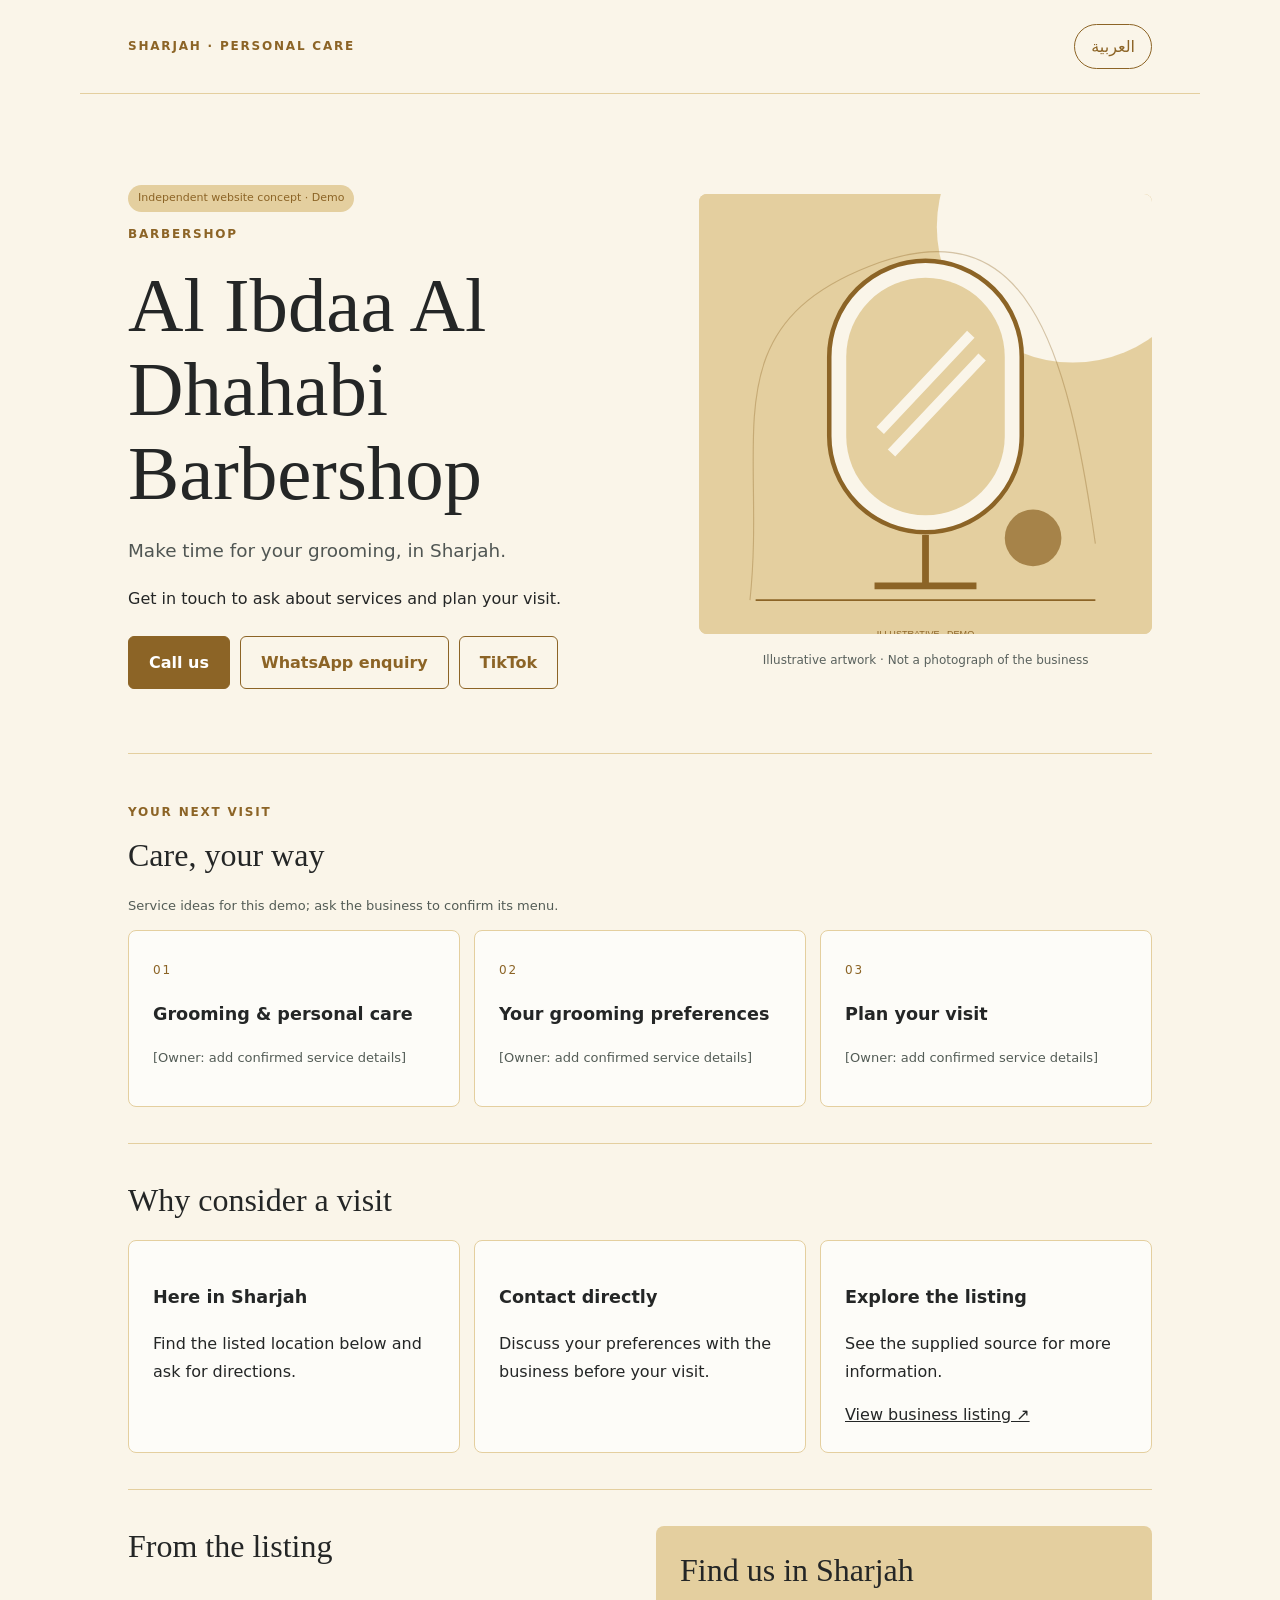
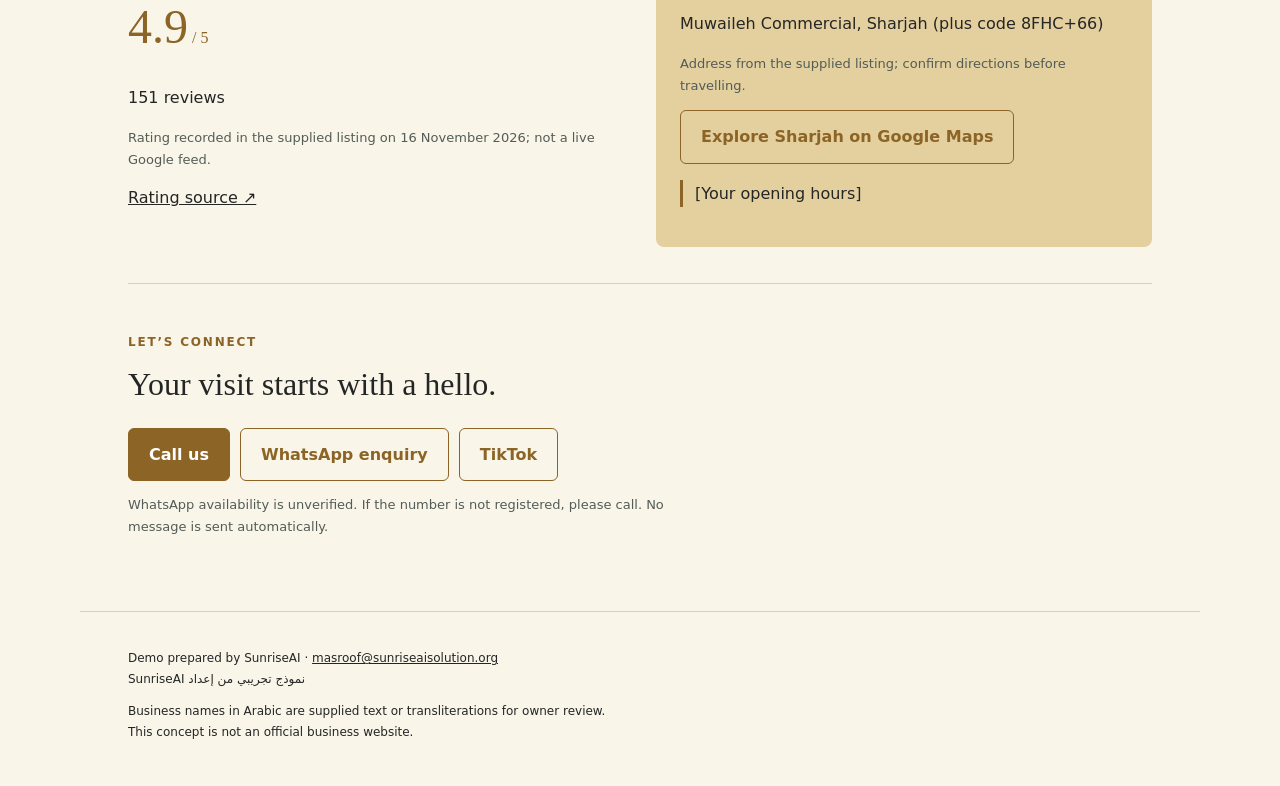
<file: al-ibdaa-al-dhahabi-barbershop-sharjah/index.html>
<!doctype html><html lang="en" dir="ltr"><head><meta charset="utf-8"><meta name="viewport" content="width=device-width, initial-scale=1"><title>Al Ibdaa Al Dhahabi Barbershop | Sharjah · Demo</title><meta name="description" content="A bilingual demonstration page for Al Ibdaa Al Dhahabi Barbershop, barbershop in Sharjah. Contact details and listing rating from the supplied lead sheet."><meta property="og:title" content="Al Ibdaa Al Dhahabi Barbershop | Sharjah · Demo"><meta property="og:description" content="A bilingual demonstration page for Al Ibdaa Al Dhahabi Barbershop, barbershop in Sharjah. Contact details and listing rating from the supplied lead sheet."><meta property="og:type" content="website"><meta property="og:locale" content="en_AE"><meta property="og:locale:alternate" content="ar_AE"><meta name="theme-color" content="#8c6426"><link rel="icon" href="assets/illustration.svg" type="image/svg+xml"><link rel="stylesheet" href="style.css"><script src="script.js" defer></script></head><body data-design="4" style="--accent:#8c6426;--paper:#faf5e9;--soft:#e4cf9f"><header><span class="brand"><span data-en="Sharjah · Personal care" data-ar="الشارقة · العناية الشخصية">Sharjah · Personal care</span></span><button id="language-toggle" type="button" aria-label="Switch to Arabic">العربية</button></header><main><section class="hero"><div><span class="demo"><span data-en="Independent website concept · Demo" data-ar="تصور تجريبي مستقل للموقع">Independent website concept · Demo</span></span><p class="eyebrow"><span data-en="Barbershop" data-ar="صالون حلاقة وعناية">Barbershop</span></p><h1><span data-en="Al Ibdaa Al Dhahabi Barbershop" data-ar="صالون الإبداع الذهبي الحلاقة">Al Ibdaa Al Dhahabi Barbershop</span></h1><p class="lead"><span data-en="Make time for your grooming, in Sharjah." data-ar="وقت للعناية بمظهرك في الشارقة.">Make time for your grooming, in Sharjah.</span></p><p><span data-en="Get in touch to ask about services and plan your visit." data-ar="تواصل معنا للاستفسار عن الخدمات والتخطيط لزيارتك.">Get in touch to ask about services and plan your visit.</span></p><div class="actions"><a class="btn primary" href="tel:+971561673447"><span data-en="Call us" data-ar="اتصل بنا">Call us</span></a><a class="btn " href="https://wa.me/971561673447?text=Hello%2C%20I%20would%20like%20to%20enquire%20about%20your%20services.%20/%20%D9%85%D8%B1%D8%AD%D8%A8%D8%A7%D9%8B%D8%8C%20%D8%A3%D9%88%D8%AF%20%D8%A7%D9%84%D8%A7%D8%B3%D8%AA%D9%81%D8%B3%D8%A7%D8%B1%20%D8%B9%D9%86%20%D8%AE%D8%AF%D9%85%D8%A7%D8%AA%D9%83%D9%85."><span data-en="WhatsApp enquiry" data-ar="استفسار عبر واتساب">WhatsApp enquiry</span></a><a class="btn " href="https://tiktok.com/@alibdaa5"><span data-en="TikTok" data-ar="تيك توك">TikTok</span></a></div></div><figure class="visual"><img src="assets/illustration.svg" width="800" height="900" alt="Abstract mirror illustration" data-alt-en="Abstract mirror illustration" data-alt-ar="رسم توضيحي تجريدي لمرآة"><figcaption><span data-en="Illustrative artwork · Not a photograph of the business" data-ar="رسم توضيحي · ليس صورة للمنشأة">Illustrative artwork · Not a photograph of the business</span></figcaption></figure></section><section class="section"><p class="eyebrow"><span data-en="Your next visit" data-ar="زيارتك القادمة">Your next visit</span></p><h2><span data-en="Care, your way" data-ar="عناية تناسبك">Care, your way</span></h2><p class="small"><span data-en="Service ideas for this demo; ask the business to confirm its menu." data-ar="أفكار خدمات لهذا النموذج؛ يرجى تأكيد قائمة الخدمات مع المنشأة.">Service ideas for this demo; ask the business to confirm its menu.</span></p><div class="cards"><article class="card"><span class="num">01</span><h3><span data-en="Grooming &amp; personal care" data-ar="الحلاقة والعناية الشخصية">Grooming &amp; personal care</span></h3><p class="small"><span data-en="[Owner: add confirmed service details]" data-ar="[للمالك: أضف تفاصيل الخدمة المؤكدة]">[Owner: add confirmed service details]</span></p></article><article class="card"><span class="num">02</span><h3><span data-en="Your grooming preferences" data-ar="تفضيلاتك للعناية بمظهرك">Your grooming preferences</span></h3><p class="small"><span data-en="[Owner: add confirmed service details]" data-ar="[للمالك: أضف تفاصيل الخدمة المؤكدة]">[Owner: add confirmed service details]</span></p></article><article class="card"><span class="num">03</span><h3><span data-en="Plan your visit" data-ar="خطّط لزيارتك">Plan your visit</span></h3><p class="small"><span data-en="[Owner: add confirmed service details]" data-ar="[للمالك: أضف تفاصيل الخدمة المؤكدة]">[Owner: add confirmed service details]</span></p></article></div></section><section class="section"><h2><span data-en="Why consider a visit" data-ar="لماذا تفكر في زيارتنا">Why consider a visit</span></h2><div class="cards"><article class="card"><h3><span data-en="Here in Sharjah" data-ar="هنا في الشارقة">Here in Sharjah</span></h3><p><span data-en="Find the listed location below and ask for directions." data-ar="تعرّف على الموقع المذكور أدناه واستفسر عن الاتجاهات.">Find the listed location below and ask for directions.</span></p></article><article class="card"><h3><span data-en="Contact directly" data-ar="تواصل مباشرة">Contact directly</span></h3><p><span data-en="Discuss your preferences with the business before your visit." data-ar="ناقش تفضيلاتك مع المنشأة قبل زيارتك.">Discuss your preferences with the business before your visit.</span></p></article><article class="card"><h3><span data-en="Explore the listing" data-ar="اطّلع على القائمة">Explore the listing</span></h3><p><span data-en="See the supplied source for more information." data-ar="راجع المصدر المرفق للمزيد من المعلومات.">See the supplied source for more information.</span></p><a href="https://exa.ai/library/place/r5pb00vw557"><span data-en="View business listing ↗" data-ar="عرض قائمة المنشأة ↗">View business listing ↗</span></a></article></div></section><section class="section split"><div><h2><span data-en="From the listing" data-ar="من القائمة">From the listing</span></h2><div class="rating">4.9<span style="font-size:1rem"> / 5</span></div><p><span data-en="151 reviews" data-ar="151 مراجعة">151 reviews</span></p><p class="small"><span data-en="Rating recorded in the supplied listing on 16 November 2026; not a live Google feed." data-ar="تقييم مسجّل في القائمة المرفقة بتاريخ 16 نوفمبر 2026؛ وليس تحديثاً مباشراً من Google.">Rating recorded in the supplied listing on 16 November 2026; not a live Google feed.</span></p><a href="https://exa.ai/library/place/r5pb00vw557"><span data-en="Rating source ↗" data-ar="مصدر التقييم ↗">Rating source ↗</span></a></div><div class="location"><h2><span data-en="Find us in Sharjah" data-ar="موقعنا في الشارقة">Find us in Sharjah</span></h2><p><span data-en="Muwaileh Commercial, Sharjah (plus code 8FHC+66)" data-ar="مويلح التجارية، الشارقة (رمز الموقع 8FHC+66)">Muwaileh Commercial, Sharjah (plus code 8FHC+66)</span></p><p class="small"><span data-en="Address from the supplied listing; confirm directions before travelling." data-ar="العنوان من القائمة المرفقة؛ يرجى تأكيد الاتجاهات قبل الزيارة.">Address from the supplied listing; confirm directions before travelling.</span></p><a class="btn " href="https://www.google.com/maps/search/?api=1&amp;query=Sharjah%2C%20United%20Arab%20Emirates"><span data-en="Explore Sharjah on Google Maps" data-ar="الشارقة على خرائط Google">Explore Sharjah on Google Maps</span></a><p class="placeholder"><span data-en="[Your opening hours]" data-ar="[ساعات العمل الخاصة بكم]">[Your opening hours]</span></p></div></section><section class="section"><p class="eyebrow"><span data-en="Let’s connect" data-ar="لنتواصل">Let’s connect</span></p><h2><span data-en="Your visit starts with a hello." data-ar="زيارتك تبدأ بمرحباً.">Your visit starts with a hello.</span></h2><div class="actions"><a class="btn primary" href="tel:+971561673447"><span data-en="Call us" data-ar="اتصل بنا">Call us</span></a><a class="btn " href="https://wa.me/971561673447?text=Hello%2C%20I%20would%20like%20to%20enquire%20about%20your%20services.%20/%20%D9%85%D8%B1%D8%AD%D8%A8%D8%A7%D9%8B%D8%8C%20%D8%A3%D9%88%D8%AF%20%D8%A7%D9%84%D8%A7%D8%B3%D8%AA%D9%81%D8%B3%D8%A7%D8%B1%20%D8%B9%D9%86%20%D8%AE%D8%AF%D9%85%D8%A7%D8%AA%D9%83%D9%85."><span data-en="WhatsApp enquiry" data-ar="استفسار عبر واتساب">WhatsApp enquiry</span></a><a class="btn " href="https://tiktok.com/@alibdaa5"><span data-en="TikTok" data-ar="تيك توك">TikTok</span></a></div><p class="small"><span data-en="WhatsApp availability is unverified. If the number is not registered, please call. No message is sent automatically." data-ar="توفر واتساب غير مؤكد. إذا لم يكن الرقم مسجلاً، يرجى الاتصال. لن تُرسل أي رسالة تلقائياً.">WhatsApp availability is unverified. If the number is not registered, please call. No message is sent automatically.</span></p></section></main><footer class="footer"><p>Demo prepared by SunriseAI · <a href="mailto:masroof@sunriseaisolution.org">masroof@sunriseaisolution.org</a><br><span lang="ar" dir="rtl">نموذج تجريبي من إعداد SunriseAI</span></p><p><span data-en="Business names in Arabic are supplied text or transliterations for owner review. This concept is not an official business website." data-ar="الأسماء العربية مأخوذة من الملف أو منقولة صوتياً لمراجعة المالك. هذا النموذج ليس الموقع الرسمي للمنشأة.">Business names in Arabic are supplied text or transliterations for owner review. This concept is not an official business website.</span></p></footer></body></html>
</file>
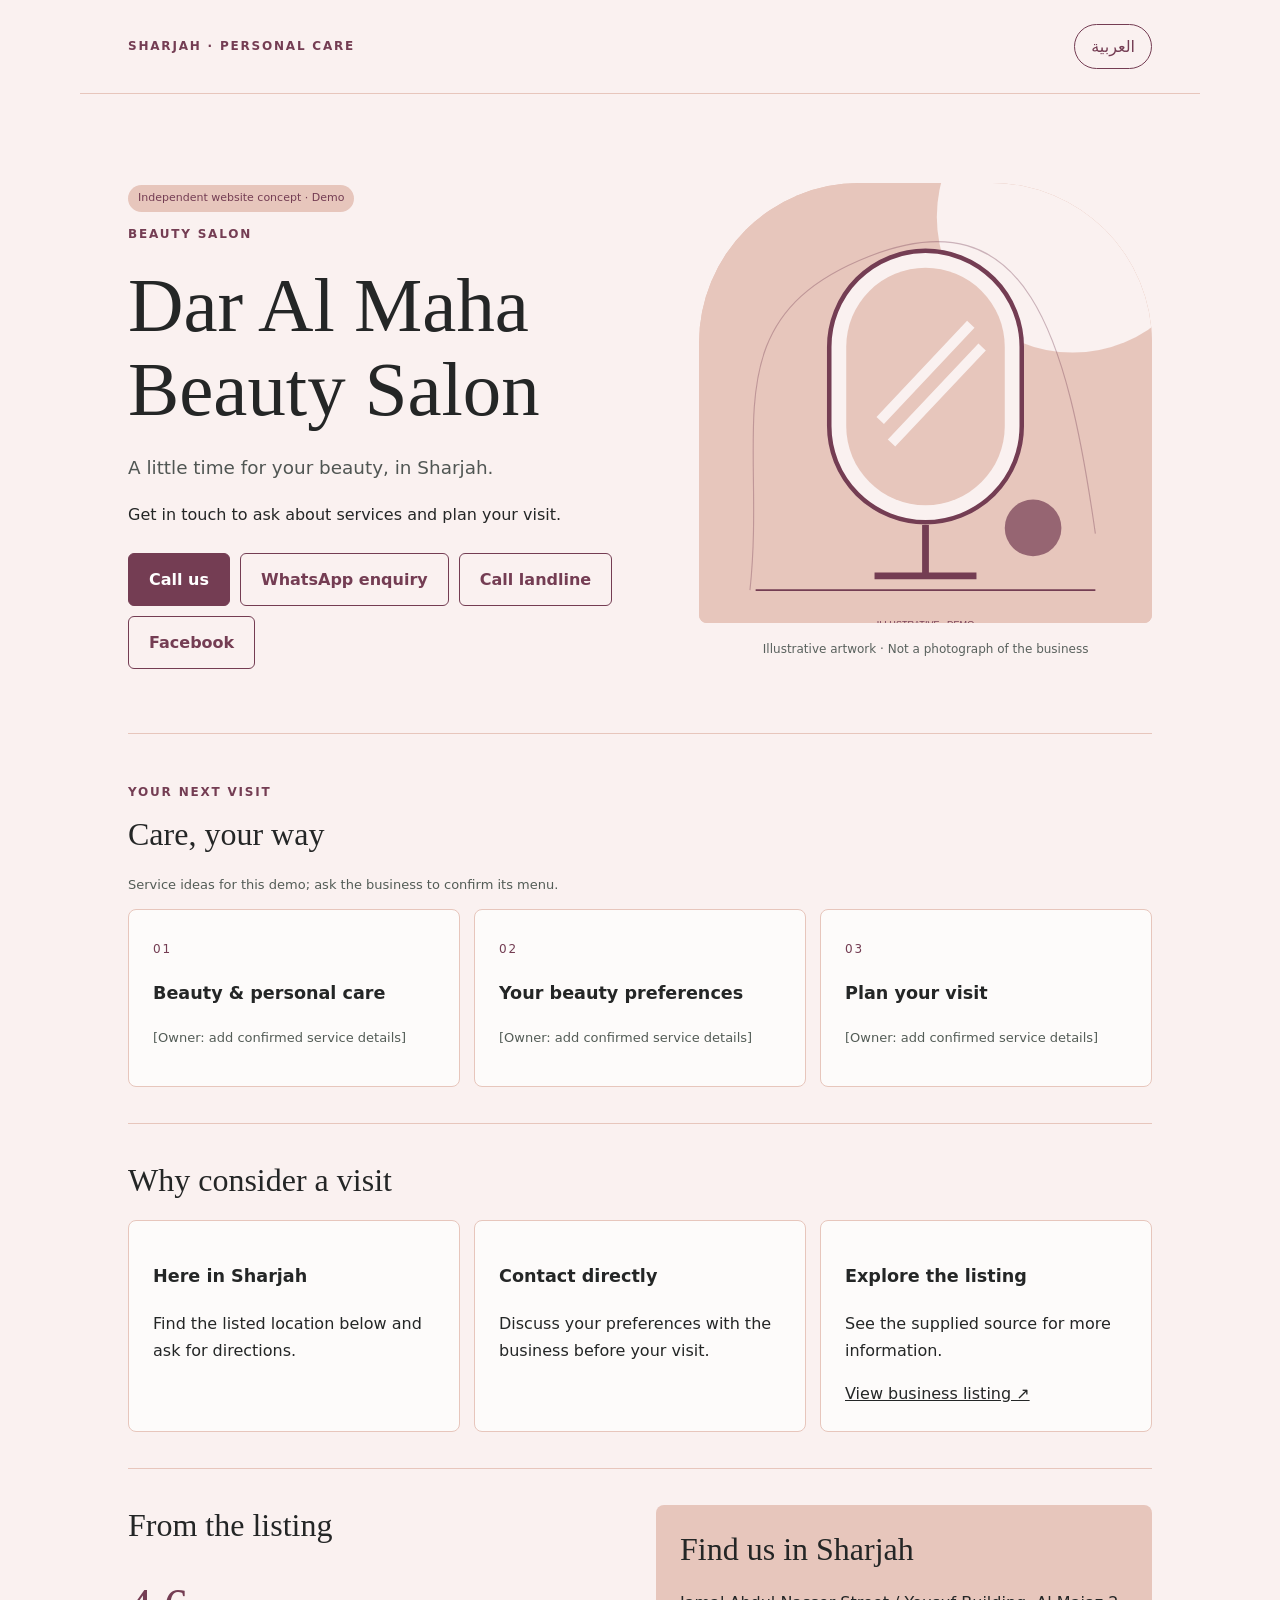
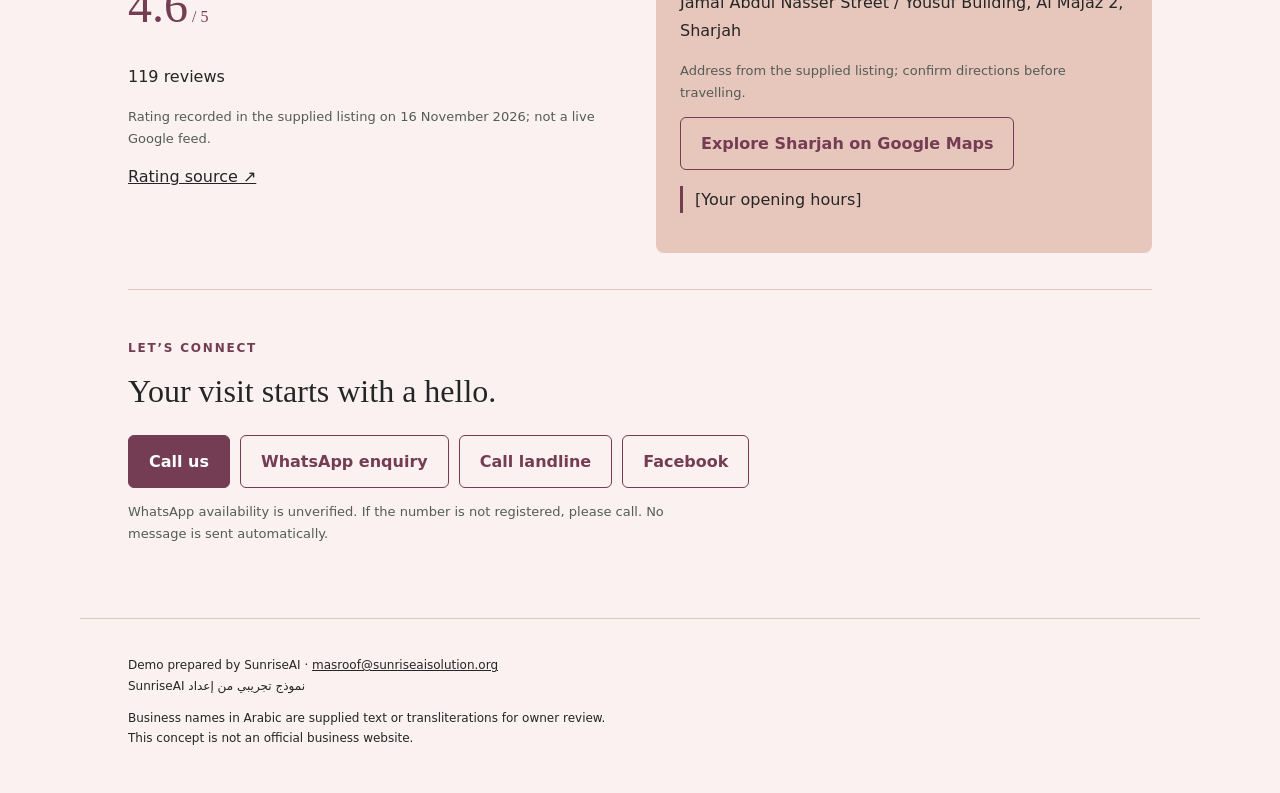
<file: dar-al-maha-beauty-salon-sharjah/index.html>
<!doctype html><html lang="en" dir="ltr"><head><meta charset="utf-8"><meta name="viewport" content="width=device-width, initial-scale=1"><title>Dar Al Maha Beauty Salon | Sharjah · Demo</title><meta name="description" content="A bilingual demonstration page for Dar Al Maha Beauty Salon, beauty salon in Sharjah. Contact details and listing rating from the supplied lead sheet."><meta property="og:title" content="Dar Al Maha Beauty Salon | Sharjah · Demo"><meta property="og:description" content="A bilingual demonstration page for Dar Al Maha Beauty Salon, beauty salon in Sharjah. Contact details and listing rating from the supplied lead sheet."><meta property="og:type" content="website"><meta property="og:locale" content="en_AE"><meta property="og:locale:alternate" content="ar_AE"><meta name="theme-color" content="#743d53"><link rel="icon" href="assets/illustration.svg" type="image/svg+xml"><link rel="stylesheet" href="style.css"><script src="script.js" defer></script></head><body data-design="0" style="--accent:#743d53;--paper:#faf1f0;--soft:#e7c6bc"><header><span class="brand"><span data-en="Sharjah · Personal care" data-ar="الشارقة · العناية الشخصية">Sharjah · Personal care</span></span><button id="language-toggle" type="button" aria-label="Switch to Arabic">العربية</button></header><main><section class="hero"><div><span class="demo"><span data-en="Independent website concept · Demo" data-ar="تصور تجريبي مستقل للموقع">Independent website concept · Demo</span></span><p class="eyebrow"><span data-en="Beauty salon" data-ar="صالون تجميل">Beauty salon</span></p><h1><span data-en="Dar Al Maha Beauty Salon" data-ar="دار المها للتجميل">Dar Al Maha Beauty Salon</span></h1><p class="lead"><span data-en="A little time for your beauty, in Sharjah." data-ar="وقت لجمالك في الشارقة.">A little time for your beauty, in Sharjah.</span></p><p><span data-en="Get in touch to ask about services and plan your visit." data-ar="تواصل معنا للاستفسار عن الخدمات والتخطيط لزيارتك.">Get in touch to ask about services and plan your visit.</span></p><div class="actions"><a class="btn primary" href="tel:+971509454633"><span data-en="Call us" data-ar="اتصل بنا">Call us</span></a><a class="btn " href="https://wa.me/971509454633?text=Hello%2C%20I%20would%20like%20to%20enquire%20about%20your%20services.%20/%20%D9%85%D8%B1%D8%AD%D8%A8%D8%A7%D9%8B%D8%8C%20%D8%A3%D9%88%D8%AF%20%D8%A7%D9%84%D8%A7%D8%B3%D8%AA%D9%81%D8%B3%D8%A7%D8%B1%20%D8%B9%D9%86%20%D8%AE%D8%AF%D9%85%D8%A7%D8%AA%D9%83%D9%85."><span data-en="WhatsApp enquiry" data-ar="استفسار عبر واتساب">WhatsApp enquiry</span></a><a class="btn " href="tel:+97165370448"><span data-en="Call landline" data-ar="اتصل بالهاتف الأرضي">Call landline</span></a><a class="btn " href="https://www.facebook.com/105393045591884"><span data-en="Facebook" data-ar="فيسبوك">Facebook</span></a></div></div><figure class="visual"><img src="assets/illustration.svg" width="800" height="900" alt="Abstract mirror illustration" data-alt-en="Abstract mirror illustration" data-alt-ar="رسم توضيحي تجريدي لمرآة"><figcaption><span data-en="Illustrative artwork · Not a photograph of the business" data-ar="رسم توضيحي · ليس صورة للمنشأة">Illustrative artwork · Not a photograph of the business</span></figcaption></figure></section><section class="section"><p class="eyebrow"><span data-en="Your next visit" data-ar="زيارتك القادمة">Your next visit</span></p><h2><span data-en="Care, your way" data-ar="عناية تناسبك">Care, your way</span></h2><p class="small"><span data-en="Service ideas for this demo; ask the business to confirm its menu." data-ar="أفكار خدمات لهذا النموذج؛ يرجى تأكيد قائمة الخدمات مع المنشأة.">Service ideas for this demo; ask the business to confirm its menu.</span></p><div class="cards"><article class="card"><span class="num">01</span><h3><span data-en="Beauty &amp; personal care" data-ar="الجمال والعناية الشخصية">Beauty &amp; personal care</span></h3><p class="small"><span data-en="[Owner: add confirmed service details]" data-ar="[للمالك: أضف تفاصيل الخدمة المؤكدة]">[Owner: add confirmed service details]</span></p></article><article class="card"><span class="num">02</span><h3><span data-en="Your beauty preferences" data-ar="تفضيلاتك للعناية بالجمال">Your beauty preferences</span></h3><p class="small"><span data-en="[Owner: add confirmed service details]" data-ar="[للمالك: أضف تفاصيل الخدمة المؤكدة]">[Owner: add confirmed service details]</span></p></article><article class="card"><span class="num">03</span><h3><span data-en="Plan your visit" data-ar="خطّطي لزيارتك">Plan your visit</span></h3><p class="small"><span data-en="[Owner: add confirmed service details]" data-ar="[للمالك: أضف تفاصيل الخدمة المؤكدة]">[Owner: add confirmed service details]</span></p></article></div></section><section class="section"><h2><span data-en="Why consider a visit" data-ar="لماذا تفكر في زيارتنا">Why consider a visit</span></h2><div class="cards"><article class="card"><h3><span data-en="Here in Sharjah" data-ar="هنا في الشارقة">Here in Sharjah</span></h3><p><span data-en="Find the listed location below and ask for directions." data-ar="تعرّف على الموقع المذكور أدناه واستفسر عن الاتجاهات.">Find the listed location below and ask for directions.</span></p></article><article class="card"><h3><span data-en="Contact directly" data-ar="تواصل مباشرة">Contact directly</span></h3><p><span data-en="Discuss your preferences with the business before your visit." data-ar="ناقش تفضيلاتك مع المنشأة قبل زيارتك.">Discuss your preferences with the business before your visit.</span></p></article><article class="card"><h3><span data-en="Explore the listing" data-ar="اطّلع على القائمة">Explore the listing</span></h3><p><span data-en="See the supplied source for more information." data-ar="راجع المصدر المرفق للمزيد من المعلومات.">See the supplied source for more information.</span></p><a href="https://www.beautynailhairsalons.com/AE/Sharjah/105393045591884/Dar-Al-Maha-Beauty-Salon"><span data-en="View business listing ↗" data-ar="عرض قائمة المنشأة ↗">View business listing ↗</span></a></article></div></section><section class="section split"><div><h2><span data-en="From the listing" data-ar="من القائمة">From the listing</span></h2><div class="rating">4.6<span style="font-size:1rem"> / 5</span></div><p><span data-en="119 reviews" data-ar="119 مراجعة">119 reviews</span></p><p class="small"><span data-en="Rating recorded in the supplied listing on 16 November 2026; not a live Google feed." data-ar="تقييم مسجّل في القائمة المرفقة بتاريخ 16 نوفمبر 2026؛ وليس تحديثاً مباشراً من Google.">Rating recorded in the supplied listing on 16 November 2026; not a live Google feed.</span></p><a href="https://www.beautynailhairsalons.com/AE/Sharjah/105393045591884/Dar-Al-Maha-Beauty-Salon"><span data-en="Rating source ↗" data-ar="مصدر التقييم ↗">Rating source ↗</span></a></div><div class="location"><h2><span data-en="Find us in Sharjah" data-ar="موقعنا في الشارقة">Find us in Sharjah</span></h2><p><span data-en="Jamal Abdul Nasser Street / Yousuf Building, Al Majaz 2, Sharjah" data-ar="شارع جمال عبد الناصر / بناية يوسف، المجاز 2، الشارقة">Jamal Abdul Nasser Street / Yousuf Building, Al Majaz 2, Sharjah</span></p><p class="small"><span data-en="Address from the supplied listing; confirm directions before travelling." data-ar="العنوان من القائمة المرفقة؛ يرجى تأكيد الاتجاهات قبل الزيارة.">Address from the supplied listing; confirm directions before travelling.</span></p><a class="btn " href="https://www.google.com/maps/search/?api=1&amp;query=Sharjah%2C%20United%20Arab%20Emirates"><span data-en="Explore Sharjah on Google Maps" data-ar="الشارقة على خرائط Google">Explore Sharjah on Google Maps</span></a><p class="placeholder"><span data-en="[Your opening hours]" data-ar="[ساعات العمل الخاصة بكم]">[Your opening hours]</span></p></div></section><section class="section"><p class="eyebrow"><span data-en="Let’s connect" data-ar="لنتواصل">Let’s connect</span></p><h2><span data-en="Your visit starts with a hello." data-ar="زيارتك تبدأ بمرحباً.">Your visit starts with a hello.</span></h2><div class="actions"><a class="btn primary" href="tel:+971509454633"><span data-en="Call us" data-ar="اتصل بنا">Call us</span></a><a class="btn " href="https://wa.me/971509454633?text=Hello%2C%20I%20would%20like%20to%20enquire%20about%20your%20services.%20/%20%D9%85%D8%B1%D8%AD%D8%A8%D8%A7%D9%8B%D8%8C%20%D8%A3%D9%88%D8%AF%20%D8%A7%D9%84%D8%A7%D8%B3%D8%AA%D9%81%D8%B3%D8%A7%D8%B1%20%D8%B9%D9%86%20%D8%AE%D8%AF%D9%85%D8%A7%D8%AA%D9%83%D9%85."><span data-en="WhatsApp enquiry" data-ar="استفسار عبر واتساب">WhatsApp enquiry</span></a><a class="btn " href="tel:+97165370448"><span data-en="Call landline" data-ar="اتصل بالهاتف الأرضي">Call landline</span></a><a class="btn " href="https://www.facebook.com/105393045591884"><span data-en="Facebook" data-ar="فيسبوك">Facebook</span></a></div><p class="small"><span data-en="WhatsApp availability is unverified. If the number is not registered, please call. No message is sent automatically." data-ar="توفر واتساب غير مؤكد. إذا لم يكن الرقم مسجلاً، يرجى الاتصال. لن تُرسل أي رسالة تلقائياً.">WhatsApp availability is unverified. If the number is not registered, please call. No message is sent automatically.</span></p></section></main><footer class="footer"><p>Demo prepared by SunriseAI · <a href="mailto:masroof@sunriseaisolution.org">masroof@sunriseaisolution.org</a><br><span lang="ar" dir="rtl">نموذج تجريبي من إعداد SunriseAI</span></p><p><span data-en="Business names in Arabic are supplied text or transliterations for owner review. This concept is not an official business website." data-ar="الأسماء العربية مأخوذة من الملف أو منقولة صوتياً لمراجعة المالك. هذا النموذج ليس الموقع الرسمي للمنشأة.">Business names in Arabic are supplied text or transliterations for owner review. This concept is not an official business website.</span></p></footer></body></html>
</file>
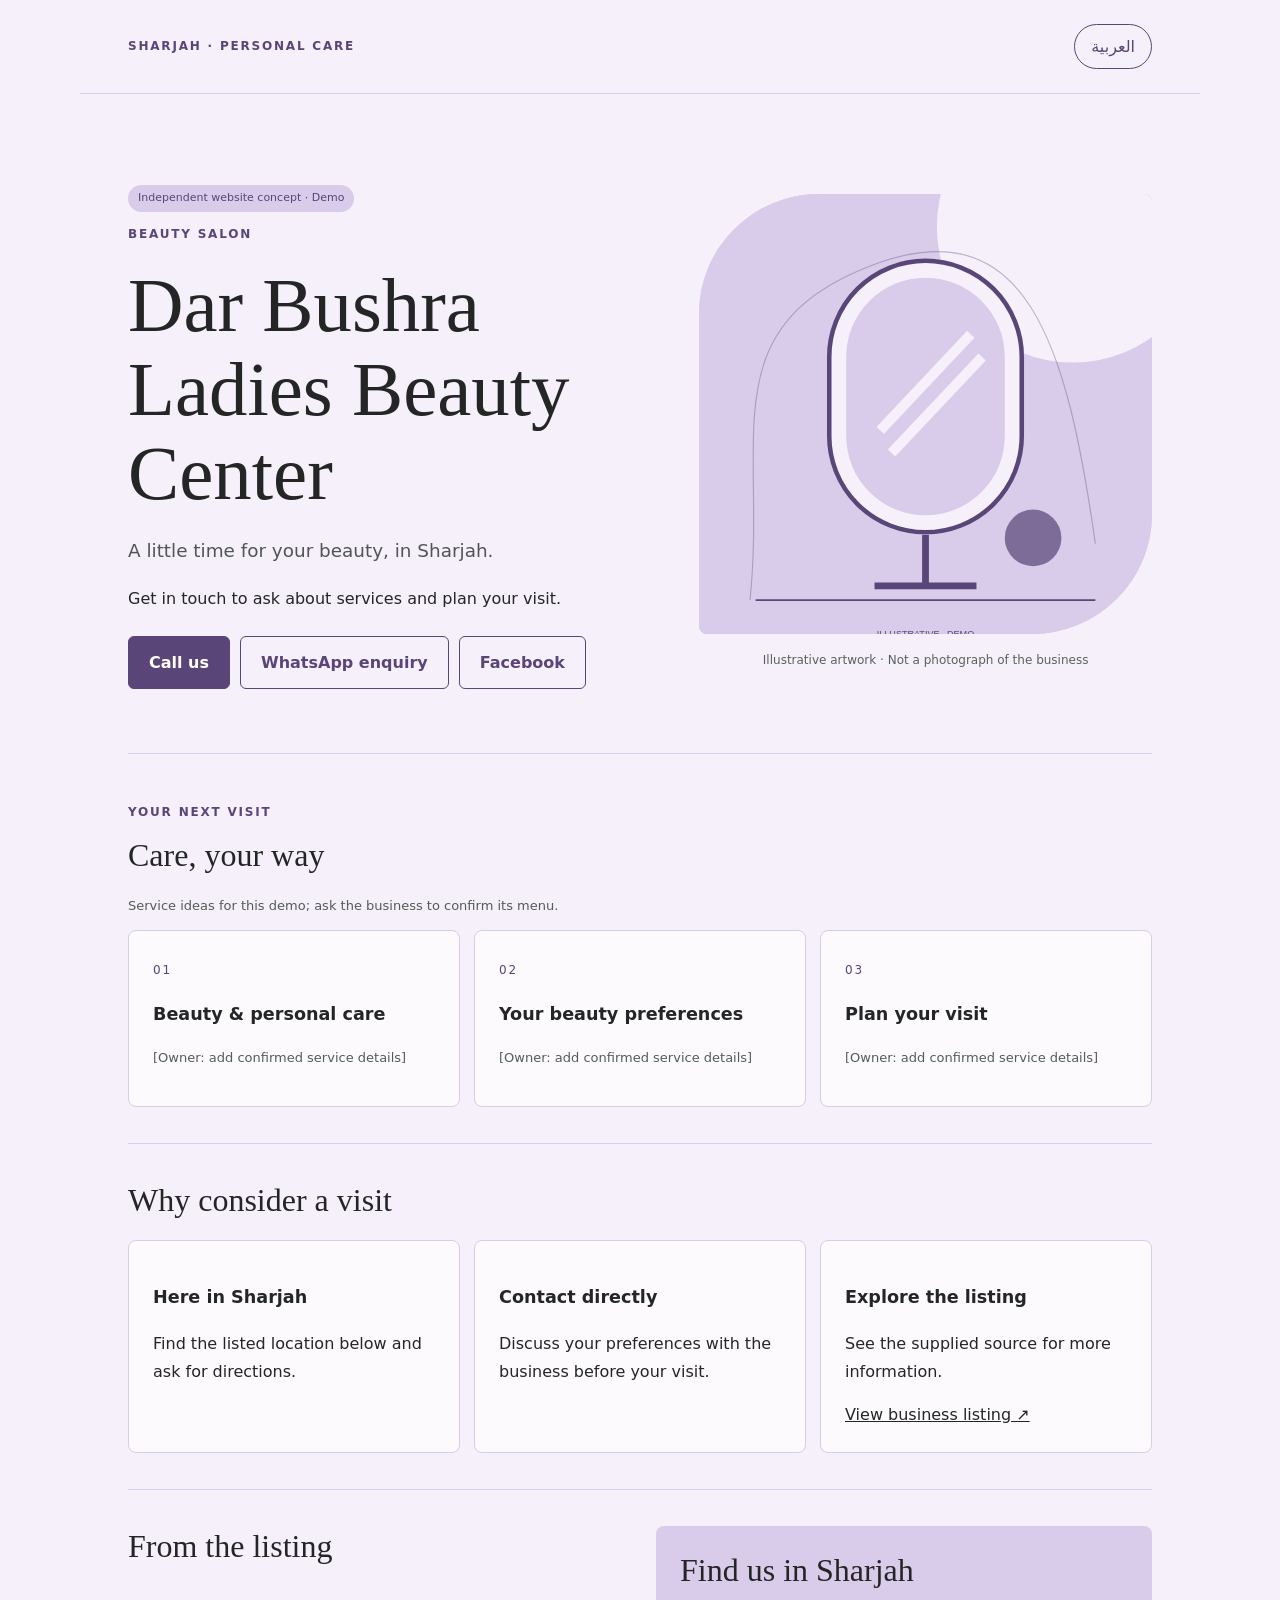
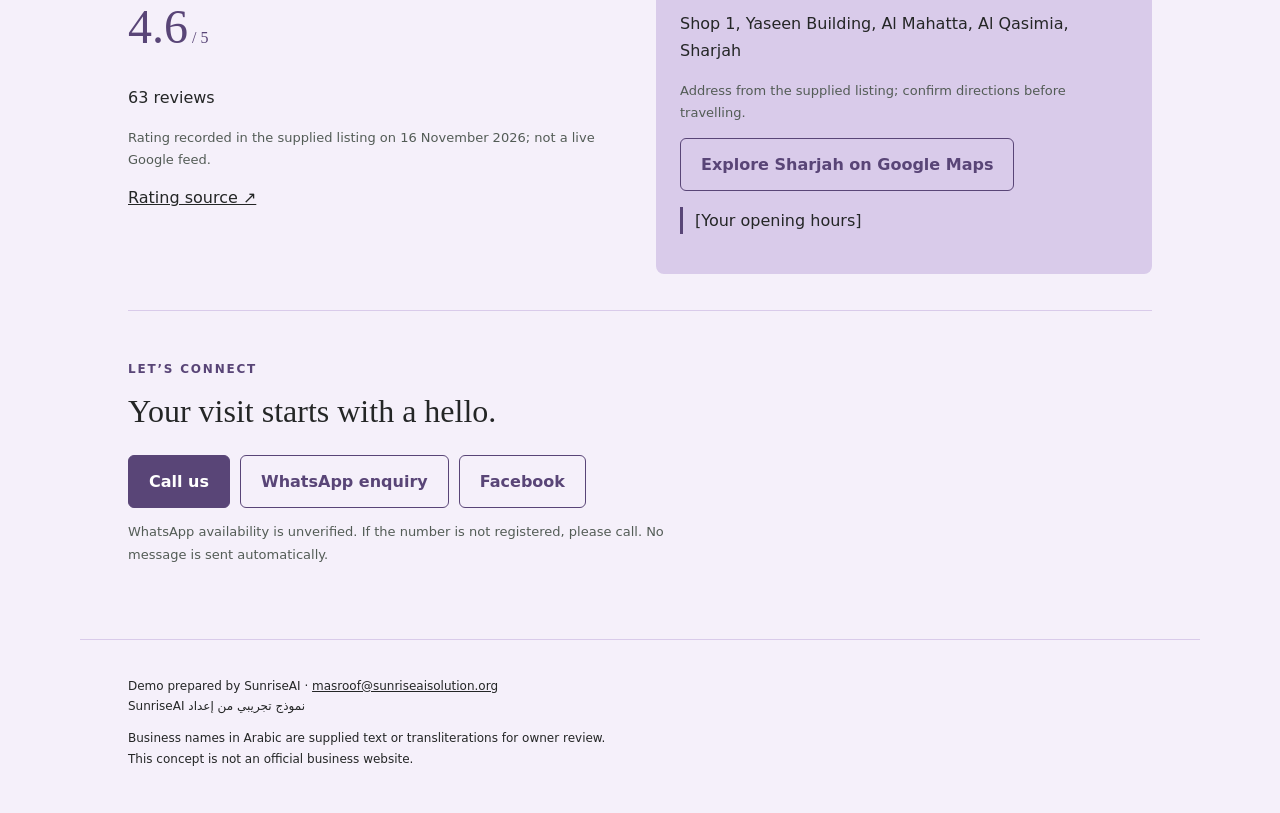
<file: dar-bushra-ladies-beauty-center-sharjah/index.html>
<!doctype html><html lang="en" dir="ltr"><head><meta charset="utf-8"><meta name="viewport" content="width=device-width, initial-scale=1"><title>Dar Bushra Ladies Beauty Center | Sharjah · Demo</title><meta name="description" content="A bilingual demonstration page for Dar Bushra Ladies Beauty Center, beauty salon in Sharjah. Contact details and listing rating from the supplied lead sheet."><meta property="og:title" content="Dar Bushra Ladies Beauty Center | Sharjah · Demo"><meta property="og:description" content="A bilingual demonstration page for Dar Bushra Ladies Beauty Center, beauty salon in Sharjah. Contact details and listing rating from the supplied lead sheet."><meta property="og:type" content="website"><meta property="og:locale" content="en_AE"><meta property="og:locale:alternate" content="ar_AE"><meta name="theme-color" content="#594577"><link rel="icon" href="assets/illustration.svg" type="image/svg+xml"><link rel="stylesheet" href="style.css"><script src="script.js" defer></script></head><body data-design="1" style="--accent:#594577;--paper:#f5f0fa;--soft:#d9cbea"><header><span class="brand"><span data-en="Sharjah · Personal care" data-ar="الشارقة · العناية الشخصية">Sharjah · Personal care</span></span><button id="language-toggle" type="button" aria-label="Switch to Arabic">العربية</button></header><main><section class="hero"><div><span class="demo"><span data-en="Independent website concept · Demo" data-ar="تصور تجريبي مستقل للموقع">Independent website concept · Demo</span></span><p class="eyebrow"><span data-en="Beauty salon" data-ar="صالون تجميل">Beauty salon</span></p><h1><span data-en="Dar Bushra Ladies Beauty Center" data-ar="دار بشرى للتجميل">Dar Bushra Ladies Beauty Center</span></h1><p class="lead"><span data-en="A little time for your beauty, in Sharjah." data-ar="وقت لجمالك في الشارقة.">A little time for your beauty, in Sharjah.</span></p><p><span data-en="Get in touch to ask about services and plan your visit." data-ar="تواصل معنا للاستفسار عن الخدمات والتخطيط لزيارتك.">Get in touch to ask about services and plan your visit.</span></p><div class="actions"><a class="btn primary" href="tel:+971558495033"><span data-en="Call us" data-ar="اتصل بنا">Call us</span></a><a class="btn " href="https://wa.me/971558495033?text=Hello%2C%20I%20would%20like%20to%20enquire%20about%20your%20services.%20/%20%D9%85%D8%B1%D8%AD%D8%A8%D8%A7%D9%8B%D8%8C%20%D8%A3%D9%88%D8%AF%20%D8%A7%D9%84%D8%A7%D8%B3%D8%AA%D9%81%D8%B3%D8%A7%D8%B1%20%D8%B9%D9%86%20%D8%AE%D8%AF%D9%85%D8%A7%D8%AA%D9%83%D9%85."><span data-en="WhatsApp enquiry" data-ar="استفسار عبر واتساب">WhatsApp enquiry</span></a><a class="btn " href="https://www.facebook.com/404399989419172"><span data-en="Facebook" data-ar="فيسبوك">Facebook</span></a></div></div><figure class="visual"><img src="assets/illustration.svg" width="800" height="900" alt="Abstract mirror illustration" data-alt-en="Abstract mirror illustration" data-alt-ar="رسم توضيحي تجريدي لمرآة"><figcaption><span data-en="Illustrative artwork · Not a photograph of the business" data-ar="رسم توضيحي · ليس صورة للمنشأة">Illustrative artwork · Not a photograph of the business</span></figcaption></figure></section><section class="section"><p class="eyebrow"><span data-en="Your next visit" data-ar="زيارتك القادمة">Your next visit</span></p><h2><span data-en="Care, your way" data-ar="عناية تناسبك">Care, your way</span></h2><p class="small"><span data-en="Service ideas for this demo; ask the business to confirm its menu." data-ar="أفكار خدمات لهذا النموذج؛ يرجى تأكيد قائمة الخدمات مع المنشأة.">Service ideas for this demo; ask the business to confirm its menu.</span></p><div class="cards"><article class="card"><span class="num">01</span><h3><span data-en="Beauty &amp; personal care" data-ar="الجمال والعناية الشخصية">Beauty &amp; personal care</span></h3><p class="small"><span data-en="[Owner: add confirmed service details]" data-ar="[للمالك: أضف تفاصيل الخدمة المؤكدة]">[Owner: add confirmed service details]</span></p></article><article class="card"><span class="num">02</span><h3><span data-en="Your beauty preferences" data-ar="تفضيلاتك للعناية بالجمال">Your beauty preferences</span></h3><p class="small"><span data-en="[Owner: add confirmed service details]" data-ar="[للمالك: أضف تفاصيل الخدمة المؤكدة]">[Owner: add confirmed service details]</span></p></article><article class="card"><span class="num">03</span><h3><span data-en="Plan your visit" data-ar="خطّطي لزيارتك">Plan your visit</span></h3><p class="small"><span data-en="[Owner: add confirmed service details]" data-ar="[للمالك: أضف تفاصيل الخدمة المؤكدة]">[Owner: add confirmed service details]</span></p></article></div></section><section class="section"><h2><span data-en="Why consider a visit" data-ar="لماذا تفكر في زيارتنا">Why consider a visit</span></h2><div class="cards"><article class="card"><h3><span data-en="Here in Sharjah" data-ar="هنا في الشارقة">Here in Sharjah</span></h3><p><span data-en="Find the listed location below and ask for directions." data-ar="تعرّف على الموقع المذكور أدناه واستفسر عن الاتجاهات.">Find the listed location below and ask for directions.</span></p></article><article class="card"><h3><span data-en="Contact directly" data-ar="تواصل مباشرة">Contact directly</span></h3><p><span data-en="Discuss your preferences with the business before your visit." data-ar="ناقش تفضيلاتك مع المنشأة قبل زيارتك.">Discuss your preferences with the business before your visit.</span></p></article><article class="card"><h3><span data-en="Explore the listing" data-ar="اطّلع على القائمة">Explore the listing</span></h3><p><span data-en="See the supplied source for more information." data-ar="راجع المصدر المرفق للمزيد من المعلومات.">See the supplied source for more information.</span></p><a href="https://www.beautynailhairsalons.com/AE/Sharjah/404399989419172/Dar-Bushra-Ladies-Salon"><span data-en="View business listing ↗" data-ar="عرض قائمة المنشأة ↗">View business listing ↗</span></a></article></div></section><section class="section split"><div><h2><span data-en="From the listing" data-ar="من القائمة">From the listing</span></h2><div class="rating">4.6<span style="font-size:1rem"> / 5</span></div><p><span data-en="63 reviews" data-ar="63 مراجعة">63 reviews</span></p><p class="small"><span data-en="Rating recorded in the supplied listing on 16 November 2026; not a live Google feed." data-ar="تقييم مسجّل في القائمة المرفقة بتاريخ 16 نوفمبر 2026؛ وليس تحديثاً مباشراً من Google.">Rating recorded in the supplied listing on 16 November 2026; not a live Google feed.</span></p><a href="https://www.beautynailhairsalons.com/AE/Sharjah/404399989419172/Dar-Bushra-Ladies-Salon"><span data-en="Rating source ↗" data-ar="مصدر التقييم ↗">Rating source ↗</span></a></div><div class="location"><h2><span data-en="Find us in Sharjah" data-ar="موقعنا في الشارقة">Find us in Sharjah</span></h2><p><span data-en="Shop 1, Yaseen Building, Al Mahatta, Al Qasimia, Sharjah" data-ar="محل 1، بناية ياسين، المحطة، القاسمية، الشارقة">Shop 1, Yaseen Building, Al Mahatta, Al Qasimia, Sharjah</span></p><p class="small"><span data-en="Address from the supplied listing; confirm directions before travelling." data-ar="العنوان من القائمة المرفقة؛ يرجى تأكيد الاتجاهات قبل الزيارة.">Address from the supplied listing; confirm directions before travelling.</span></p><a class="btn " href="https://www.google.com/maps/search/?api=1&amp;query=Sharjah%2C%20United%20Arab%20Emirates"><span data-en="Explore Sharjah on Google Maps" data-ar="الشارقة على خرائط Google">Explore Sharjah on Google Maps</span></a><p class="placeholder"><span data-en="[Your opening hours]" data-ar="[ساعات العمل الخاصة بكم]">[Your opening hours]</span></p></div></section><section class="section"><p class="eyebrow"><span data-en="Let’s connect" data-ar="لنتواصل">Let’s connect</span></p><h2><span data-en="Your visit starts with a hello." data-ar="زيارتك تبدأ بمرحباً.">Your visit starts with a hello.</span></h2><div class="actions"><a class="btn primary" href="tel:+971558495033"><span data-en="Call us" data-ar="اتصل بنا">Call us</span></a><a class="btn " href="https://wa.me/971558495033?text=Hello%2C%20I%20would%20like%20to%20enquire%20about%20your%20services.%20/%20%D9%85%D8%B1%D8%AD%D8%A8%D8%A7%D9%8B%D8%8C%20%D8%A3%D9%88%D8%AF%20%D8%A7%D9%84%D8%A7%D8%B3%D8%AA%D9%81%D8%B3%D8%A7%D8%B1%20%D8%B9%D9%86%20%D8%AE%D8%AF%D9%85%D8%A7%D8%AA%D9%83%D9%85."><span data-en="WhatsApp enquiry" data-ar="استفسار عبر واتساب">WhatsApp enquiry</span></a><a class="btn " href="https://www.facebook.com/404399989419172"><span data-en="Facebook" data-ar="فيسبوك">Facebook</span></a></div><p class="small"><span data-en="WhatsApp availability is unverified. If the number is not registered, please call. No message is sent automatically." data-ar="توفر واتساب غير مؤكد. إذا لم يكن الرقم مسجلاً، يرجى الاتصال. لن تُرسل أي رسالة تلقائياً.">WhatsApp availability is unverified. If the number is not registered, please call. No message is sent automatically.</span></p></section></main><footer class="footer"><p>Demo prepared by SunriseAI · <a href="mailto:masroof@sunriseaisolution.org">masroof@sunriseaisolution.org</a><br><span lang="ar" dir="rtl">نموذج تجريبي من إعداد SunriseAI</span></p><p><span data-en="Business names in Arabic are supplied text or transliterations for owner review. This concept is not an official business website." data-ar="الأسماء العربية مأخوذة من الملف أو منقولة صوتياً لمراجعة المالك. هذا النموذج ليس الموقع الرسمي للمنشأة.">Business names in Arabic are supplied text or transliterations for owner review. This concept is not an official business website.</span></p></footer></body></html>
</file>
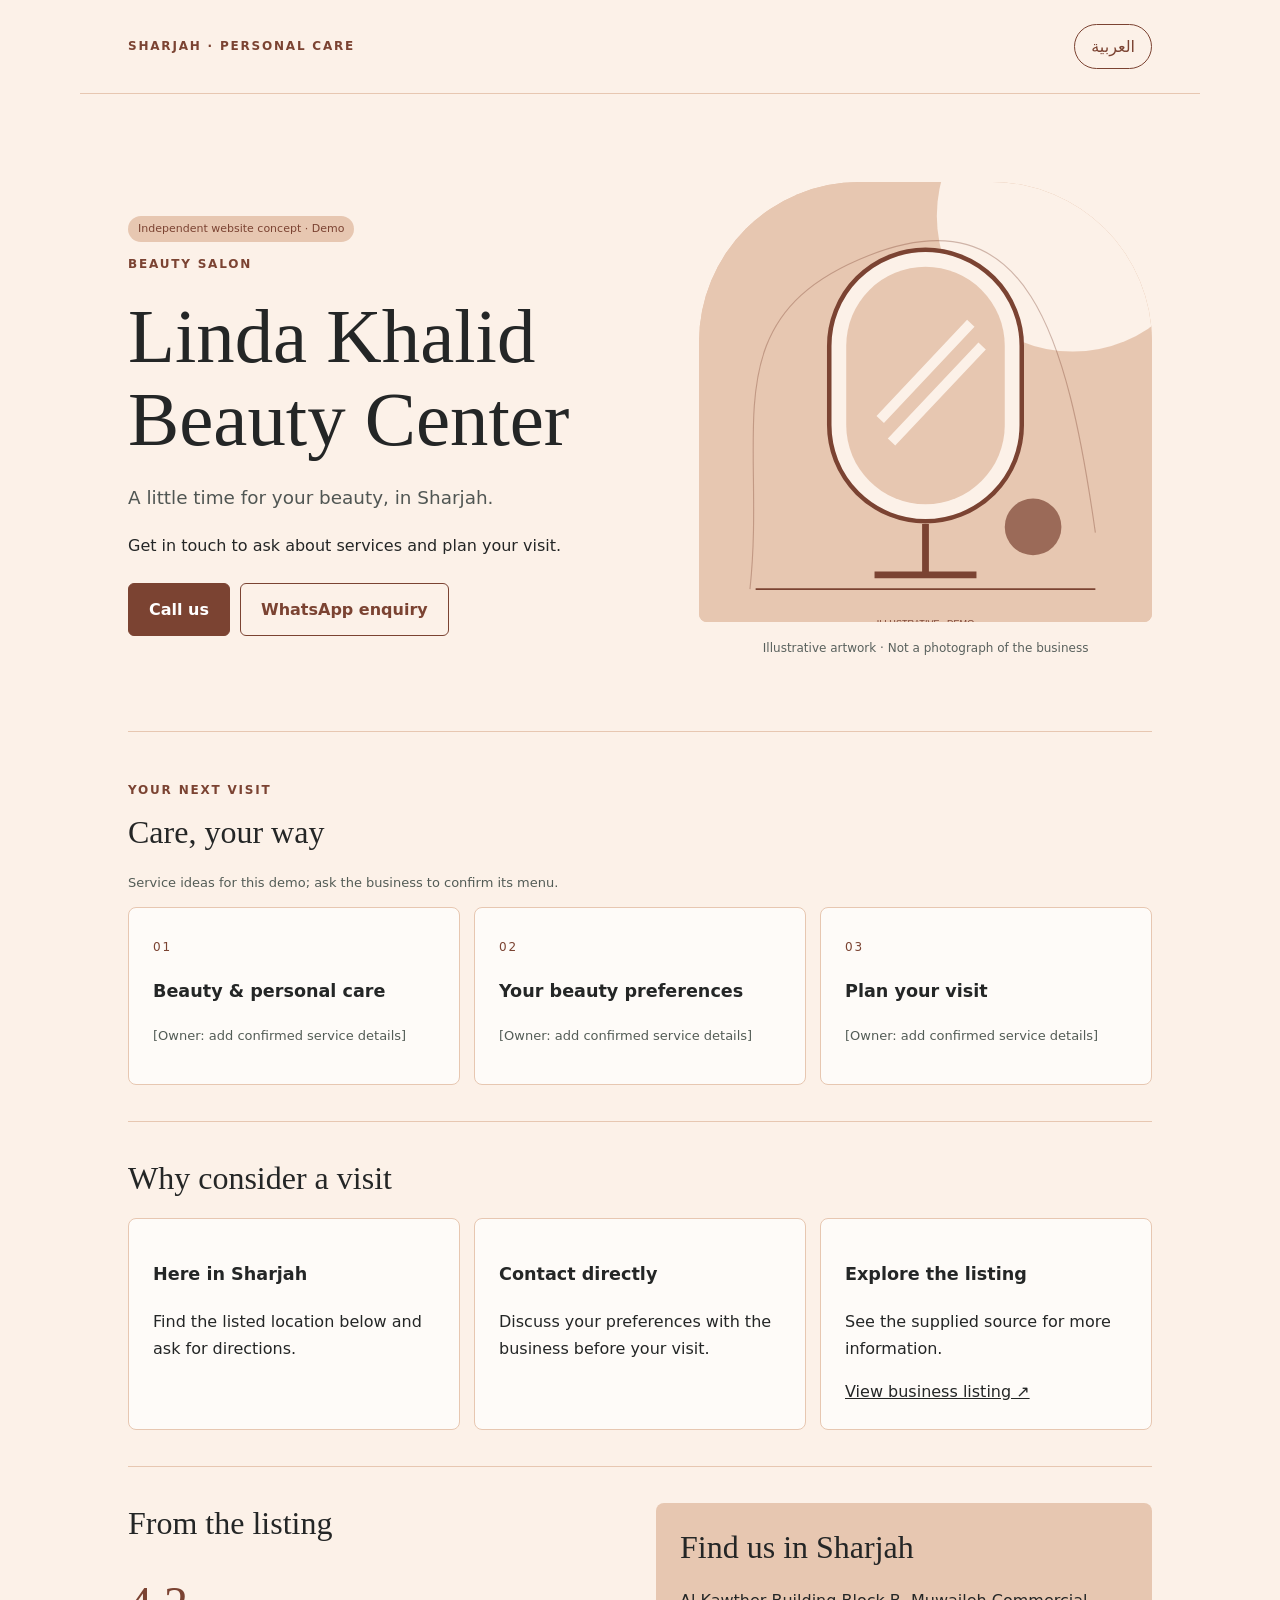
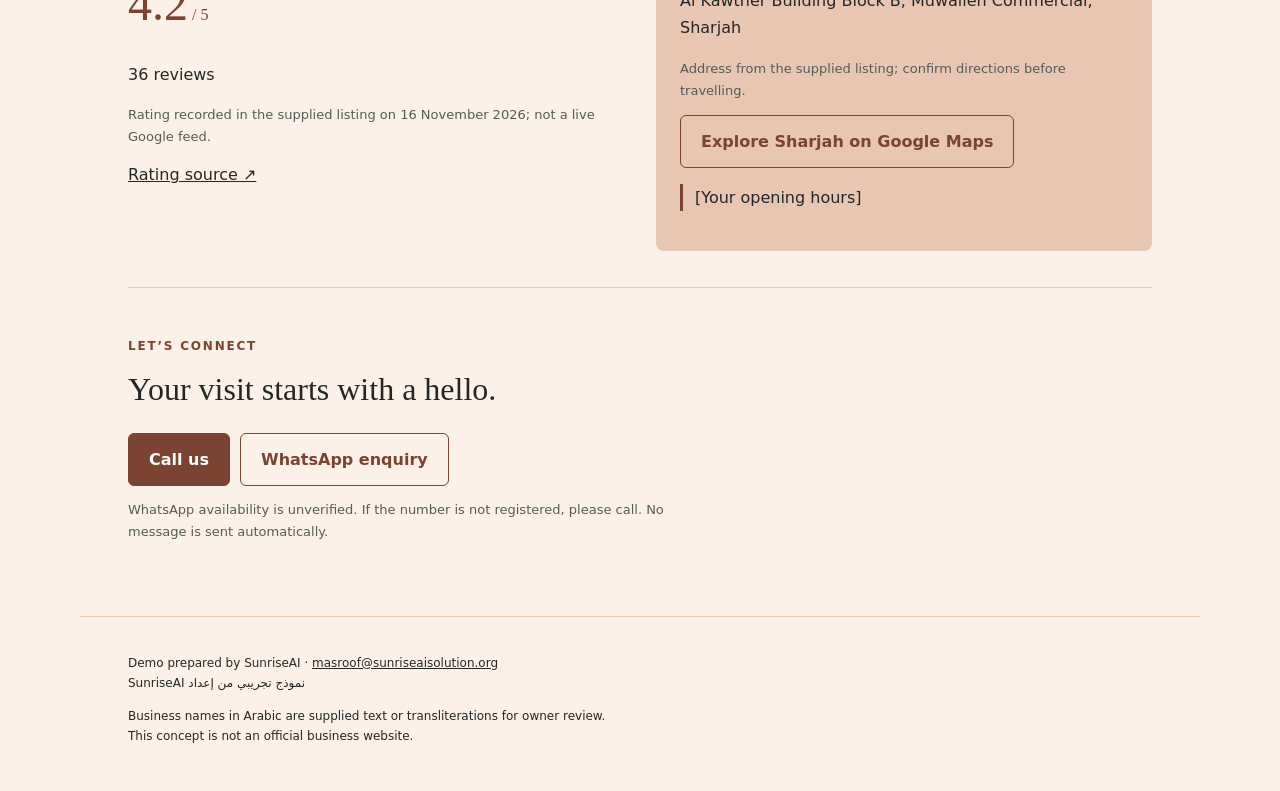
<file: linda-khalid-beauty-center-sharjah/index.html>
<!doctype html><html lang="en" dir="ltr"><head><meta charset="utf-8"><meta name="viewport" content="width=device-width, initial-scale=1"><title>Linda Khalid Beauty Center | Sharjah · Demo</title><meta name="description" content="A bilingual demonstration page for Linda Khalid Beauty Center, beauty salon in Sharjah. Contact details and listing rating from the supplied lead sheet."><meta property="og:title" content="Linda Khalid Beauty Center | Sharjah · Demo"><meta property="og:description" content="A bilingual demonstration page for Linda Khalid Beauty Center, beauty salon in Sharjah. Contact details and listing rating from the supplied lead sheet."><meta property="og:type" content="website"><meta property="og:locale" content="en_AE"><meta property="og:locale:alternate" content="ar_AE"><meta name="theme-color" content="#7b4332"><link rel="icon" href="assets/illustration.svg" type="image/svg+xml"><link rel="stylesheet" href="style.css"><script src="script.js" defer></script></head><body data-design="0" style="--accent:#7b4332;--paper:#fcf1e8;--soft:#e7c7b1"><header><span class="brand"><span data-en="Sharjah · Personal care" data-ar="الشارقة · العناية الشخصية">Sharjah · Personal care</span></span><button id="language-toggle" type="button" aria-label="Switch to Arabic">العربية</button></header><main><section class="hero"><div><span class="demo"><span data-en="Independent website concept · Demo" data-ar="تصور تجريبي مستقل للموقع">Independent website concept · Demo</span></span><p class="eyebrow"><span data-en="Beauty salon" data-ar="صالون تجميل">Beauty salon</span></p><h1><span data-en="Linda Khalid Beauty Center" data-ar="مركز ليندا خالد للتجميل">Linda Khalid Beauty Center</span></h1><p class="lead"><span data-en="A little time for your beauty, in Sharjah." data-ar="وقت لجمالك في الشارقة.">A little time for your beauty, in Sharjah.</span></p><p><span data-en="Get in touch to ask about services and plan your visit." data-ar="تواصل معنا للاستفسار عن الخدمات والتخطيط لزيارتك.">Get in touch to ask about services and plan your visit.</span></p><div class="actions"><a class="btn primary" href="tel:+971509129228"><span data-en="Call us" data-ar="اتصل بنا">Call us</span></a><a class="btn " href="https://wa.me/971509129228?text=Hello%2C%20I%20would%20like%20to%20enquire%20about%20your%20services.%20/%20%D9%85%D8%B1%D8%AD%D8%A8%D8%A7%D9%8B%D8%8C%20%D8%A3%D9%88%D8%AF%20%D8%A7%D9%84%D8%A7%D8%B3%D8%AA%D9%81%D8%B3%D8%A7%D8%B1%20%D8%B9%D9%86%20%D8%AE%D8%AF%D9%85%D8%A7%D8%AA%D9%83%D9%85."><span data-en="WhatsApp enquiry" data-ar="استفسار عبر واتساب">WhatsApp enquiry</span></a></div></div><figure class="visual"><img src="assets/illustration.svg" width="800" height="900" alt="Abstract mirror illustration" data-alt-en="Abstract mirror illustration" data-alt-ar="رسم توضيحي تجريدي لمرآة"><figcaption><span data-en="Illustrative artwork · Not a photograph of the business" data-ar="رسم توضيحي · ليس صورة للمنشأة">Illustrative artwork · Not a photograph of the business</span></figcaption></figure></section><section class="section"><p class="eyebrow"><span data-en="Your next visit" data-ar="زيارتك القادمة">Your next visit</span></p><h2><span data-en="Care, your way" data-ar="عناية تناسبك">Care, your way</span></h2><p class="small"><span data-en="Service ideas for this demo; ask the business to confirm its menu." data-ar="أفكار خدمات لهذا النموذج؛ يرجى تأكيد قائمة الخدمات مع المنشأة.">Service ideas for this demo; ask the business to confirm its menu.</span></p><div class="cards"><article class="card"><span class="num">01</span><h3><span data-en="Beauty &amp; personal care" data-ar="الجمال والعناية الشخصية">Beauty &amp; personal care</span></h3><p class="small"><span data-en="[Owner: add confirmed service details]" data-ar="[للمالك: أضف تفاصيل الخدمة المؤكدة]">[Owner: add confirmed service details]</span></p></article><article class="card"><span class="num">02</span><h3><span data-en="Your beauty preferences" data-ar="تفضيلاتك للعناية بالجمال">Your beauty preferences</span></h3><p class="small"><span data-en="[Owner: add confirmed service details]" data-ar="[للمالك: أضف تفاصيل الخدمة المؤكدة]">[Owner: add confirmed service details]</span></p></article><article class="card"><span class="num">03</span><h3><span data-en="Plan your visit" data-ar="خطّطي لزيارتك">Plan your visit</span></h3><p class="small"><span data-en="[Owner: add confirmed service details]" data-ar="[للمالك: أضف تفاصيل الخدمة المؤكدة]">[Owner: add confirmed service details]</span></p></article></div></section><section class="section"><h2><span data-en="Why consider a visit" data-ar="لماذا تفكر في زيارتنا">Why consider a visit</span></h2><div class="cards"><article class="card"><h3><span data-en="Here in Sharjah" data-ar="هنا في الشارقة">Here in Sharjah</span></h3><p><span data-en="Find the listed location below and ask for directions." data-ar="تعرّف على الموقع المذكور أدناه واستفسر عن الاتجاهات.">Find the listed location below and ask for directions.</span></p></article><article class="card"><h3><span data-en="Contact directly" data-ar="تواصل مباشرة">Contact directly</span></h3><p><span data-en="Discuss your preferences with the business before your visit." data-ar="ناقش تفضيلاتك مع المنشأة قبل زيارتك.">Discuss your preferences with the business before your visit.</span></p></article><article class="card"><h3><span data-en="Explore the listing" data-ar="اطّلع على القائمة">Explore the listing</span></h3><p><span data-en="See the supplied source for more information." data-ar="راجع المصدر المرفق للمزيد من المعلومات.">See the supplied source for more information.</span></p><a href="https://exa.ai/library/place/0jmrxjr7njg"><span data-en="View business listing ↗" data-ar="عرض قائمة المنشأة ↗">View business listing ↗</span></a></article></div></section><section class="section split"><div><h2><span data-en="From the listing" data-ar="من القائمة">From the listing</span></h2><div class="rating">4.2<span style="font-size:1rem"> / 5</span></div><p><span data-en="36 reviews" data-ar="36 مراجعة">36 reviews</span></p><p class="small"><span data-en="Rating recorded in the supplied listing on 16 November 2026; not a live Google feed." data-ar="تقييم مسجّل في القائمة المرفقة بتاريخ 16 نوفمبر 2026؛ وليس تحديثاً مباشراً من Google.">Rating recorded in the supplied listing on 16 November 2026; not a live Google feed.</span></p><a href="https://exa.ai/library/place/0jmrxjr7njg"><span data-en="Rating source ↗" data-ar="مصدر التقييم ↗">Rating source ↗</span></a></div><div class="location"><h2><span data-en="Find us in Sharjah" data-ar="موقعنا في الشارقة">Find us in Sharjah</span></h2><p><span data-en="Al Kawther Building Block B, Muwaileh Commercial, Sharjah" data-ar="بناية الكوثر، بلوك B، مويلح التجارية، الشارقة">Al Kawther Building Block B, Muwaileh Commercial, Sharjah</span></p><p class="small"><span data-en="Address from the supplied listing; confirm directions before travelling." data-ar="العنوان من القائمة المرفقة؛ يرجى تأكيد الاتجاهات قبل الزيارة.">Address from the supplied listing; confirm directions before travelling.</span></p><a class="btn " href="https://www.google.com/maps/search/?api=1&amp;query=Sharjah%2C%20United%20Arab%20Emirates"><span data-en="Explore Sharjah on Google Maps" data-ar="الشارقة على خرائط Google">Explore Sharjah on Google Maps</span></a><p class="placeholder"><span data-en="[Your opening hours]" data-ar="[ساعات العمل الخاصة بكم]">[Your opening hours]</span></p></div></section><section class="section"><p class="eyebrow"><span data-en="Let’s connect" data-ar="لنتواصل">Let’s connect</span></p><h2><span data-en="Your visit starts with a hello." data-ar="زيارتك تبدأ بمرحباً.">Your visit starts with a hello.</span></h2><div class="actions"><a class="btn primary" href="tel:+971509129228"><span data-en="Call us" data-ar="اتصل بنا">Call us</span></a><a class="btn " href="https://wa.me/971509129228?text=Hello%2C%20I%20would%20like%20to%20enquire%20about%20your%20services.%20/%20%D9%85%D8%B1%D8%AD%D8%A8%D8%A7%D9%8B%D8%8C%20%D8%A3%D9%88%D8%AF%20%D8%A7%D9%84%D8%A7%D8%B3%D8%AA%D9%81%D8%B3%D8%A7%D8%B1%20%D8%B9%D9%86%20%D8%AE%D8%AF%D9%85%D8%A7%D8%AA%D9%83%D9%85."><span data-en="WhatsApp enquiry" data-ar="استفسار عبر واتساب">WhatsApp enquiry</span></a></div><p class="small"><span data-en="WhatsApp availability is unverified. If the number is not registered, please call. No message is sent automatically." data-ar="توفر واتساب غير مؤكد. إذا لم يكن الرقم مسجلاً، يرجى الاتصال. لن تُرسل أي رسالة تلقائياً.">WhatsApp availability is unverified. If the number is not registered, please call. No message is sent automatically.</span></p></section></main><footer class="footer"><p>Demo prepared by SunriseAI · <a href="mailto:masroof@sunriseaisolution.org">masroof@sunriseaisolution.org</a><br><span lang="ar" dir="rtl">نموذج تجريبي من إعداد SunriseAI</span></p><p><span data-en="Business names in Arabic are supplied text or transliterations for owner review. This concept is not an official business website." data-ar="الأسماء العربية مأخوذة من الملف أو منقولة صوتياً لمراجعة المالك. هذا النموذج ليس الموقع الرسمي للمنشأة.">Business names in Arabic are supplied text or transliterations for owner review. This concept is not an official business website.</span></p></footer></body></html>
</file>
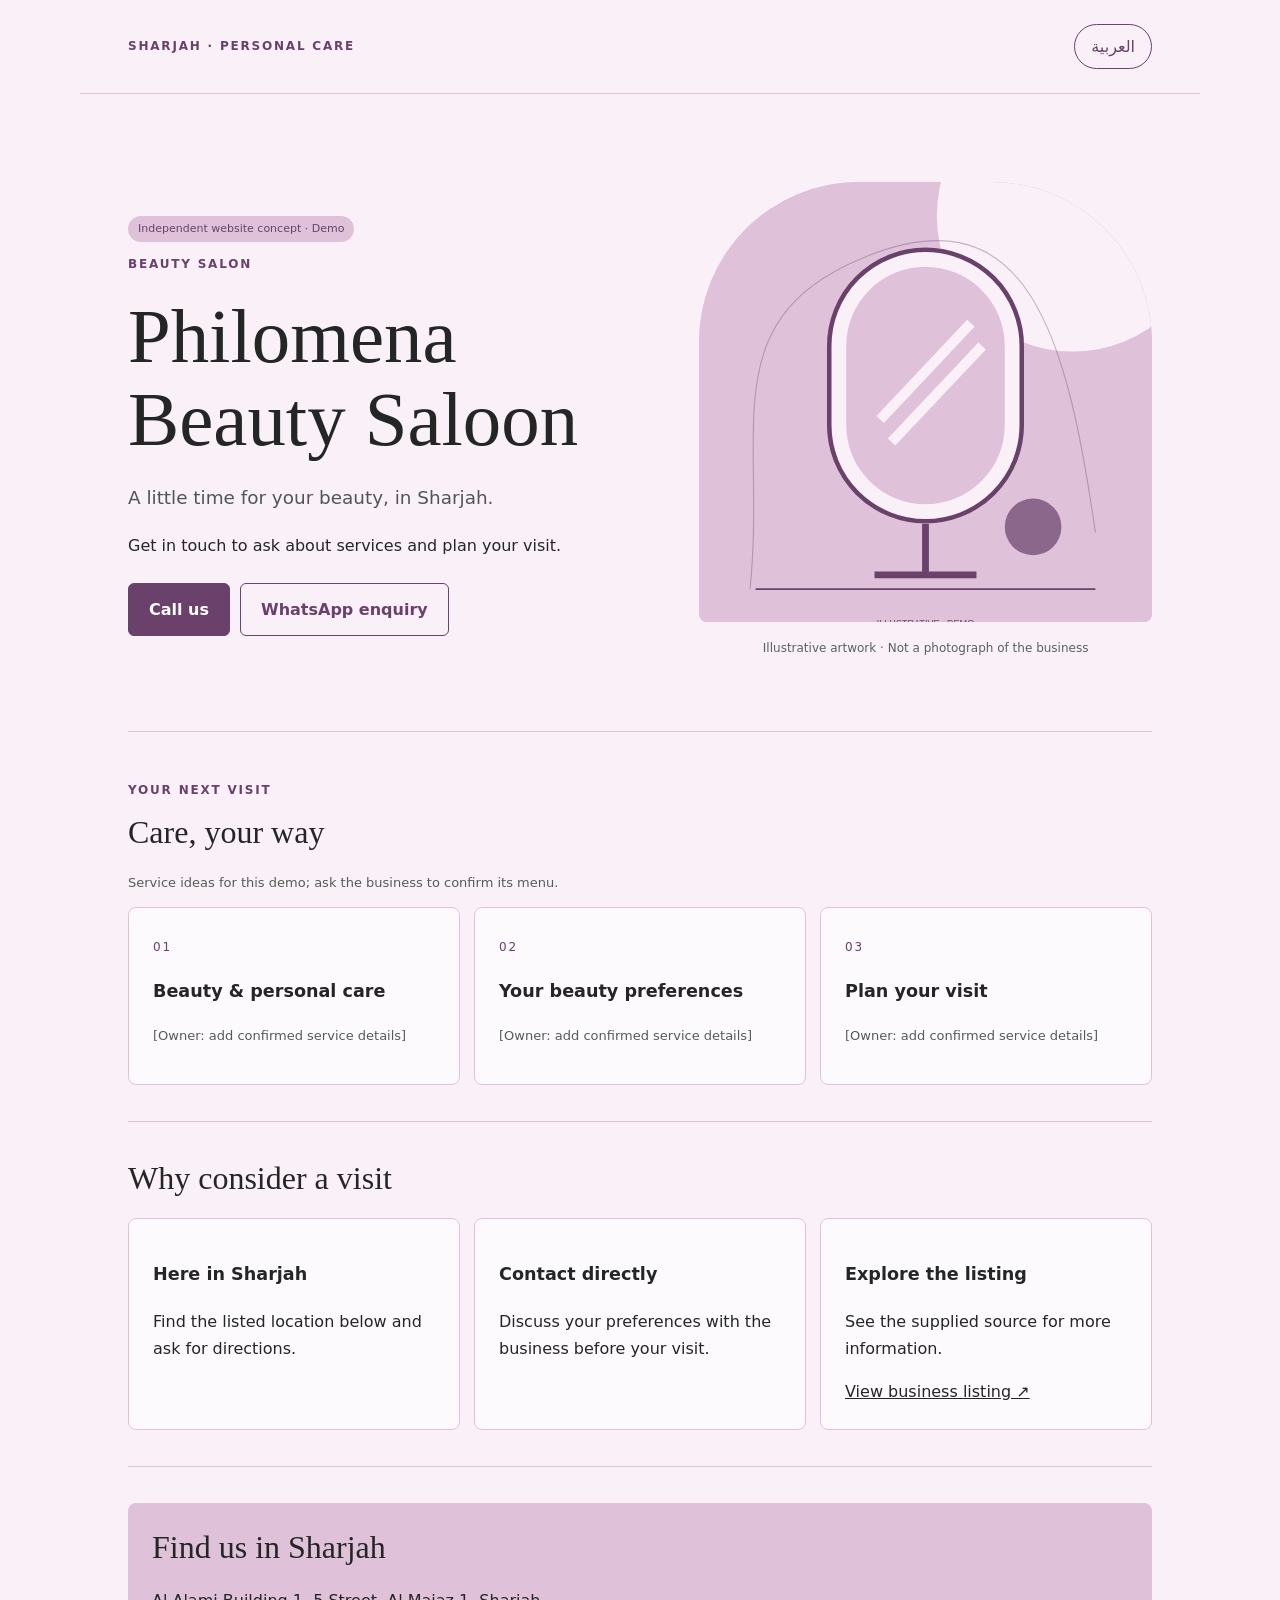
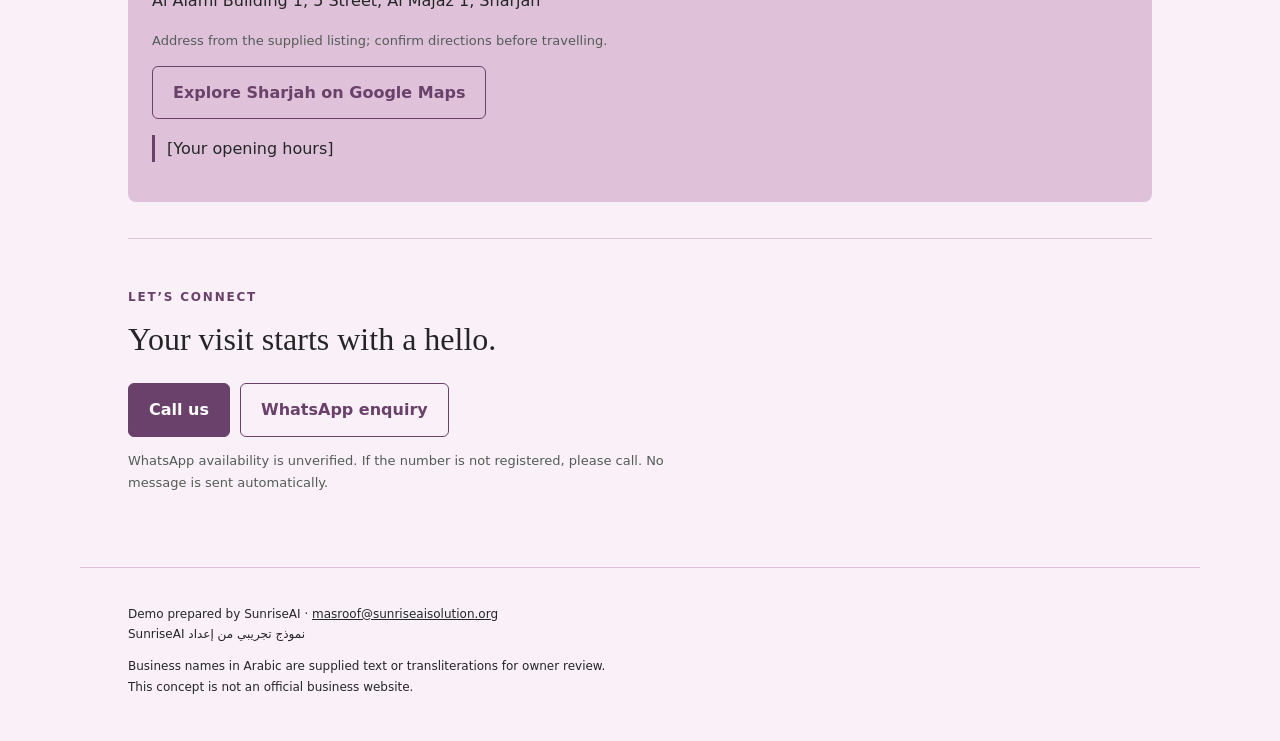
<file: philomena-beauty-saloon-sharjah/index.html>
<!doctype html><html lang="en" dir="ltr"><head><meta charset="utf-8"><meta name="viewport" content="width=device-width, initial-scale=1"><title>Philomena Beauty Saloon | Sharjah · Demo</title><meta name="description" content="A bilingual demonstration page for Philomena Beauty Saloon, beauty salon in Sharjah. Contact details from the supplied lead sheet."><meta property="og:title" content="Philomena Beauty Saloon | Sharjah · Demo"><meta property="og:description" content="A bilingual demonstration page for Philomena Beauty Saloon, beauty salon in Sharjah. Contact details from the supplied lead sheet."><meta property="og:type" content="website"><meta property="og:locale" content="en_AE"><meta property="og:locale:alternate" content="ar_AE"><meta name="theme-color" content="#69416a"><link rel="icon" href="assets/illustration.svg" type="image/svg+xml"><link rel="stylesheet" href="style.css"><script src="script.js" defer></script></head><body data-design="2" style="--accent:#69416a;--paper:#faf0f8;--soft:#dfc2da"><header><span class="brand"><span data-en="Sharjah · Personal care" data-ar="الشارقة · العناية الشخصية">Sharjah · Personal care</span></span><button id="language-toggle" type="button" aria-label="Switch to Arabic">العربية</button></header><main><section class="hero"><div><span class="demo"><span data-en="Independent website concept · Demo" data-ar="تصور تجريبي مستقل للموقع">Independent website concept · Demo</span></span><p class="eyebrow"><span data-en="Beauty salon" data-ar="صالون تجميل">Beauty salon</span></p><h1><span data-en="Philomena Beauty Saloon" data-ar="صالون فيلومينا للتجميل">Philomena Beauty Saloon</span></h1><p class="lead"><span data-en="A little time for your beauty, in Sharjah." data-ar="وقت لجمالك في الشارقة.">A little time for your beauty, in Sharjah.</span></p><p><span data-en="Get in touch to ask about services and plan your visit." data-ar="تواصل معنا للاستفسار عن الخدمات والتخطيط لزيارتك.">Get in touch to ask about services and plan your visit.</span></p><div class="actions"><a class="btn primary" href="tel:+97165727881"><span data-en="Call us" data-ar="اتصل بنا">Call us</span></a><a class="btn " href="https://wa.me/97165727881?text=Hello%2C%20I%20would%20like%20to%20enquire%20about%20your%20services.%20/%20%D9%85%D8%B1%D8%AD%D8%A8%D8%A7%D9%8B%D8%8C%20%D8%A3%D9%88%D8%AF%20%D8%A7%D9%84%D8%A7%D8%B3%D8%AA%D9%81%D8%B3%D8%A7%D8%B1%20%D8%B9%D9%86%20%D8%AE%D8%AF%D9%85%D8%A7%D8%AA%D9%83%D9%85."><span data-en="WhatsApp enquiry" data-ar="استفسار عبر واتساب">WhatsApp enquiry</span></a></div></div><figure class="visual"><img src="assets/illustration.svg" width="800" height="900" alt="Abstract mirror illustration" data-alt-en="Abstract mirror illustration" data-alt-ar="رسم توضيحي تجريدي لمرآة"><figcaption><span data-en="Illustrative artwork · Not a photograph of the business" data-ar="رسم توضيحي · ليس صورة للمنشأة">Illustrative artwork · Not a photograph of the business</span></figcaption></figure></section><section class="section"><p class="eyebrow"><span data-en="Your next visit" data-ar="زيارتك القادمة">Your next visit</span></p><h2><span data-en="Care, your way" data-ar="عناية تناسبك">Care, your way</span></h2><p class="small"><span data-en="Service ideas for this demo; ask the business to confirm its menu." data-ar="أفكار خدمات لهذا النموذج؛ يرجى تأكيد قائمة الخدمات مع المنشأة.">Service ideas for this demo; ask the business to confirm its menu.</span></p><div class="cards"><article class="card"><span class="num">01</span><h3><span data-en="Beauty &amp; personal care" data-ar="الجمال والعناية الشخصية">Beauty &amp; personal care</span></h3><p class="small"><span data-en="[Owner: add confirmed service details]" data-ar="[للمالك: أضف تفاصيل الخدمة المؤكدة]">[Owner: add confirmed service details]</span></p></article><article class="card"><span class="num">02</span><h3><span data-en="Your beauty preferences" data-ar="تفضيلاتك للعناية بالجمال">Your beauty preferences</span></h3><p class="small"><span data-en="[Owner: add confirmed service details]" data-ar="[للمالك: أضف تفاصيل الخدمة المؤكدة]">[Owner: add confirmed service details]</span></p></article><article class="card"><span class="num">03</span><h3><span data-en="Plan your visit" data-ar="خطّطي لزيارتك">Plan your visit</span></h3><p class="small"><span data-en="[Owner: add confirmed service details]" data-ar="[للمالك: أضف تفاصيل الخدمة المؤكدة]">[Owner: add confirmed service details]</span></p></article></div></section><section class="section"><h2><span data-en="Why consider a visit" data-ar="لماذا تفكر في زيارتنا">Why consider a visit</span></h2><div class="cards"><article class="card"><h3><span data-en="Here in Sharjah" data-ar="هنا في الشارقة">Here in Sharjah</span></h3><p><span data-en="Find the listed location below and ask for directions." data-ar="تعرّف على الموقع المذكور أدناه واستفسر عن الاتجاهات.">Find the listed location below and ask for directions.</span></p></article><article class="card"><h3><span data-en="Contact directly" data-ar="تواصل مباشرة">Contact directly</span></h3><p><span data-en="Discuss your preferences with the business before your visit." data-ar="ناقش تفضيلاتك مع المنشأة قبل زيارتك.">Discuss your preferences with the business before your visit.</span></p></article><article class="card"><h3><span data-en="Explore the listing" data-ar="اطّلع على القائمة">Explore the listing</span></h3><p><span data-en="See the supplied source for more information." data-ar="راجع المصدر المرفق للمزيد من المعلومات.">See the supplied source for more information.</span></p><a href="https://www.easyuae.com/en/sharjah/beauty-salons/philomena-beauty-saloon/overview.html"><span data-en="View business listing ↗" data-ar="عرض قائمة المنشأة ↗">View business listing ↗</span></a></article></div></section><section class="section"><div class="location"><h2><span data-en="Find us in Sharjah" data-ar="موقعنا في الشارقة">Find us in Sharjah</span></h2><p><span data-en="Al Alami Building 1, 5 Street, Al Majaz 1, Sharjah" data-ar="بناية العالمي 1، شارع 5، المجاز 1، الشارقة">Al Alami Building 1, 5 Street, Al Majaz 1, Sharjah</span></p><p class="small"><span data-en="Address from the supplied listing; confirm directions before travelling." data-ar="العنوان من القائمة المرفقة؛ يرجى تأكيد الاتجاهات قبل الزيارة.">Address from the supplied listing; confirm directions before travelling.</span></p><a class="btn " href="https://www.google.com/maps/search/?api=1&amp;query=Sharjah%2C%20United%20Arab%20Emirates"><span data-en="Explore Sharjah on Google Maps" data-ar="الشارقة على خرائط Google">Explore Sharjah on Google Maps</span></a><p class="placeholder"><span data-en="[Your opening hours]" data-ar="[ساعات العمل الخاصة بكم]">[Your opening hours]</span></p></div></section><section class="section"><p class="eyebrow"><span data-en="Let’s connect" data-ar="لنتواصل">Let’s connect</span></p><h2><span data-en="Your visit starts with a hello." data-ar="زيارتك تبدأ بمرحباً.">Your visit starts with a hello.</span></h2><div class="actions"><a class="btn primary" href="tel:+97165727881"><span data-en="Call us" data-ar="اتصل بنا">Call us</span></a><a class="btn " href="https://wa.me/97165727881?text=Hello%2C%20I%20would%20like%20to%20enquire%20about%20your%20services.%20/%20%D9%85%D8%B1%D8%AD%D8%A8%D8%A7%D9%8B%D8%8C%20%D8%A3%D9%88%D8%AF%20%D8%A7%D9%84%D8%A7%D8%B3%D8%AA%D9%81%D8%B3%D8%A7%D8%B1%20%D8%B9%D9%86%20%D8%AE%D8%AF%D9%85%D8%A7%D8%AA%D9%83%D9%85."><span data-en="WhatsApp enquiry" data-ar="استفسار عبر واتساب">WhatsApp enquiry</span></a></div><p class="small"><span data-en="WhatsApp availability is unverified. If the number is not registered, please call. No message is sent automatically." data-ar="توفر واتساب غير مؤكد. إذا لم يكن الرقم مسجلاً، يرجى الاتصال. لن تُرسل أي رسالة تلقائياً.">WhatsApp availability is unverified. If the number is not registered, please call. No message is sent automatically.</span></p></section></main><footer class="footer"><p>Demo prepared by SunriseAI · <a href="mailto:masroof@sunriseaisolution.org">masroof@sunriseaisolution.org</a><br><span lang="ar" dir="rtl">نموذج تجريبي من إعداد SunriseAI</span></p><p><span data-en="Business names in Arabic are supplied text or transliterations for owner review. This concept is not an official business website." data-ar="الأسماء العربية مأخوذة من الملف أو منقولة صوتياً لمراجعة المالك. هذا النموذج ليس الموقع الرسمي للمنشأة.">Business names in Arabic are supplied text or transliterations for owner review. This concept is not an official business website.</span></p></footer></body></html>
</file>
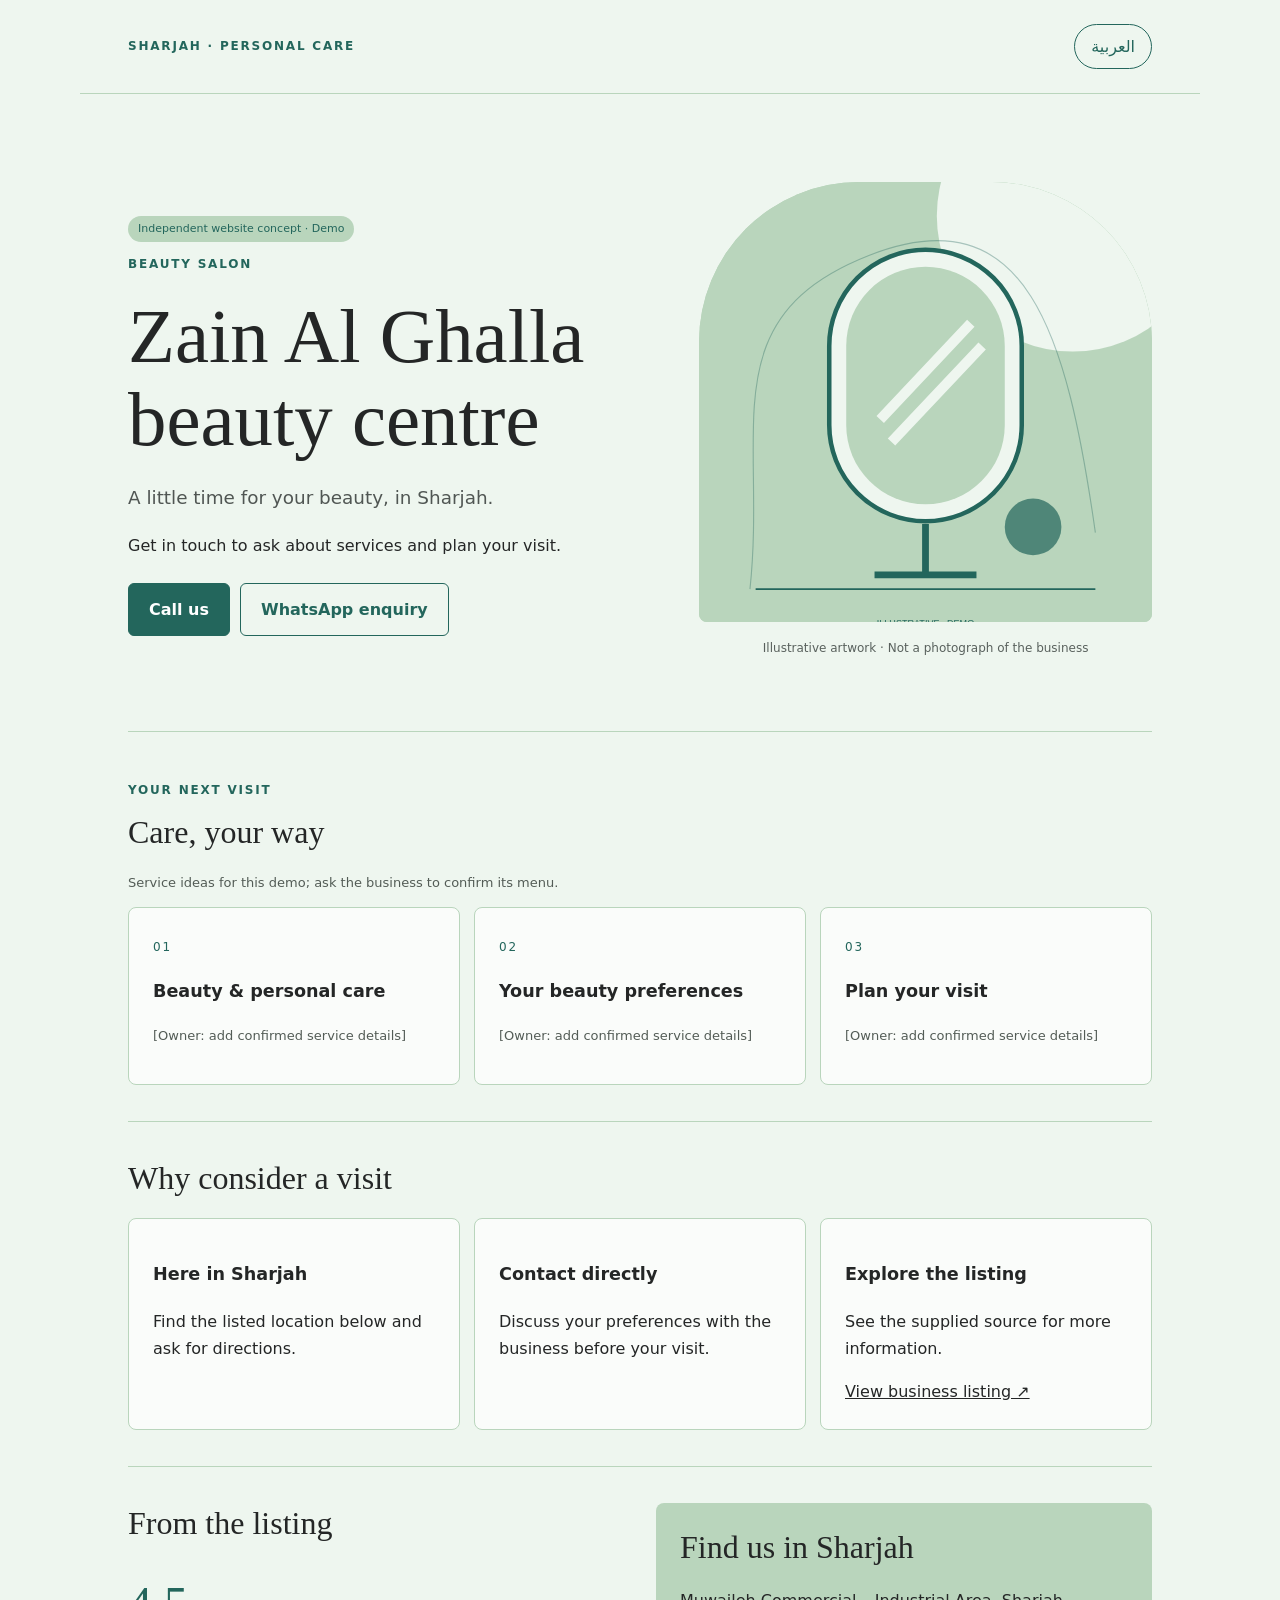
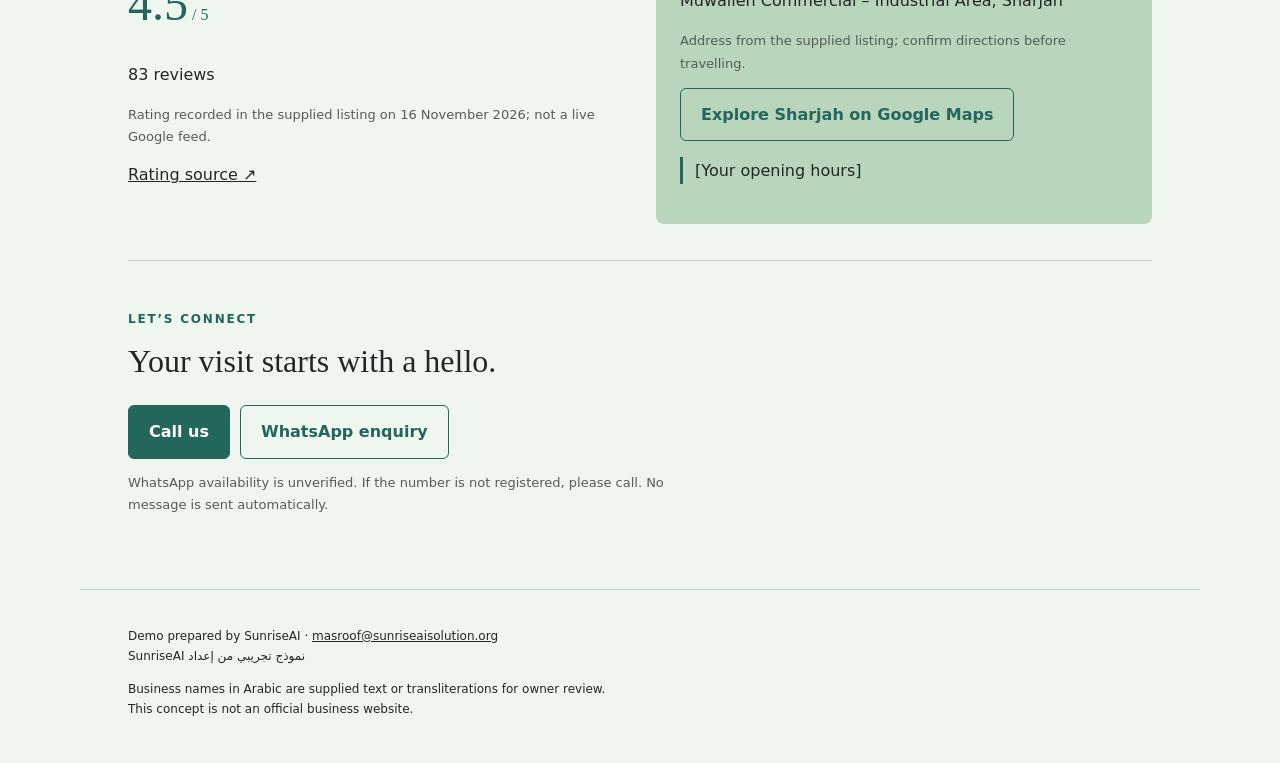
<file: zain-al-ghalla-beauty-centre-sharjah/index.html>
<!doctype html><html lang="en" dir="ltr"><head><meta charset="utf-8"><meta name="viewport" content="width=device-width, initial-scale=1"><title>Zain Al Ghalla beauty centre | Sharjah · Demo</title><meta name="description" content="A bilingual demonstration page for Zain Al Ghalla beauty centre, beauty salon in Sharjah. Contact details and listing rating from the supplied lead sheet."><meta property="og:title" content="Zain Al Ghalla beauty centre | Sharjah · Demo"><meta property="og:description" content="A bilingual demonstration page for Zain Al Ghalla beauty centre, beauty salon in Sharjah. Contact details and listing rating from the supplied lead sheet."><meta property="og:type" content="website"><meta property="og:locale" content="en_AE"><meta property="og:locale:alternate" content="ar_AE"><meta name="theme-color" content="#23665c"><link rel="icon" href="assets/illustration.svg" type="image/svg+xml"><link rel="stylesheet" href="style.css"><script src="script.js" defer></script></head><body data-design="2" style="--accent:#23665c;--paper:#eef6ef;--soft:#b9d5bc"><header><span class="brand"><span data-en="Sharjah · Personal care" data-ar="الشارقة · العناية الشخصية">Sharjah · Personal care</span></span><button id="language-toggle" type="button" aria-label="Switch to Arabic">العربية</button></header><main><section class="hero"><div><span class="demo"><span data-en="Independent website concept · Demo" data-ar="تصور تجريبي مستقل للموقع">Independent website concept · Demo</span></span><p class="eyebrow"><span data-en="Beauty salon" data-ar="صالون تجميل">Beauty salon</span></p><h1><span data-en="Zain Al Ghalla beauty centre" data-ar="زين الغلا للتجميل">Zain Al Ghalla beauty centre</span></h1><p class="lead"><span data-en="A little time for your beauty, in Sharjah." data-ar="وقت لجمالك في الشارقة.">A little time for your beauty, in Sharjah.</span></p><p><span data-en="Get in touch to ask about services and plan your visit." data-ar="تواصل معنا للاستفسار عن الخدمات والتخطيط لزيارتك.">Get in touch to ask about services and plan your visit.</span></p><div class="actions"><a class="btn primary" href="tel:+971585519662"><span data-en="Call us" data-ar="اتصل بنا">Call us</span></a><a class="btn " href="https://wa.me/971585519662?text=Hello%2C%20I%20would%20like%20to%20enquire%20about%20your%20services.%20/%20%D9%85%D8%B1%D8%AD%D8%A8%D8%A7%D9%8B%D8%8C%20%D8%A3%D9%88%D8%AF%20%D8%A7%D9%84%D8%A7%D8%B3%D8%AA%D9%81%D8%B3%D8%A7%D8%B1%20%D8%B9%D9%86%20%D8%AE%D8%AF%D9%85%D8%A7%D8%AA%D9%83%D9%85."><span data-en="WhatsApp enquiry" data-ar="استفسار عبر واتساب">WhatsApp enquiry</span></a></div></div><figure class="visual"><img src="assets/illustration.svg" width="800" height="900" alt="Abstract mirror illustration" data-alt-en="Abstract mirror illustration" data-alt-ar="رسم توضيحي تجريدي لمرآة"><figcaption><span data-en="Illustrative artwork · Not a photograph of the business" data-ar="رسم توضيحي · ليس صورة للمنشأة">Illustrative artwork · Not a photograph of the business</span></figcaption></figure></section><section class="section"><p class="eyebrow"><span data-en="Your next visit" data-ar="زيارتك القادمة">Your next visit</span></p><h2><span data-en="Care, your way" data-ar="عناية تناسبك">Care, your way</span></h2><p class="small"><span data-en="Service ideas for this demo; ask the business to confirm its menu." data-ar="أفكار خدمات لهذا النموذج؛ يرجى تأكيد قائمة الخدمات مع المنشأة.">Service ideas for this demo; ask the business to confirm its menu.</span></p><div class="cards"><article class="card"><span class="num">01</span><h3><span data-en="Beauty &amp; personal care" data-ar="الجمال والعناية الشخصية">Beauty &amp; personal care</span></h3><p class="small"><span data-en="[Owner: add confirmed service details]" data-ar="[للمالك: أضف تفاصيل الخدمة المؤكدة]">[Owner: add confirmed service details]</span></p></article><article class="card"><span class="num">02</span><h3><span data-en="Your beauty preferences" data-ar="تفضيلاتك للعناية بالجمال">Your beauty preferences</span></h3><p class="small"><span data-en="[Owner: add confirmed service details]" data-ar="[للمالك: أضف تفاصيل الخدمة المؤكدة]">[Owner: add confirmed service details]</span></p></article><article class="card"><span class="num">03</span><h3><span data-en="Plan your visit" data-ar="خطّطي لزيارتك">Plan your visit</span></h3><p class="small"><span data-en="[Owner: add confirmed service details]" data-ar="[للمالك: أضف تفاصيل الخدمة المؤكدة]">[Owner: add confirmed service details]</span></p></article></div></section><section class="section"><h2><span data-en="Why consider a visit" data-ar="لماذا تفكر في زيارتنا">Why consider a visit</span></h2><div class="cards"><article class="card"><h3><span data-en="Here in Sharjah" data-ar="هنا في الشارقة">Here in Sharjah</span></h3><p><span data-en="Find the listed location below and ask for directions." data-ar="تعرّف على الموقع المذكور أدناه واستفسر عن الاتجاهات.">Find the listed location below and ask for directions.</span></p></article><article class="card"><h3><span data-en="Contact directly" data-ar="تواصل مباشرة">Contact directly</span></h3><p><span data-en="Discuss your preferences with the business before your visit." data-ar="ناقش تفضيلاتك مع المنشأة قبل زيارتك.">Discuss your preferences with the business before your visit.</span></p></article><article class="card"><h3><span data-en="Explore the listing" data-ar="اطّلع على القائمة">Explore the listing</span></h3><p><span data-en="See the supplied source for more information." data-ar="راجع المصدر المرفق للمزيد من المعلومات.">See the supplied source for more information.</span></p><a href="https://exa.ai/library/place/7fhb04qrql2"><span data-en="View business listing ↗" data-ar="عرض قائمة المنشأة ↗">View business listing ↗</span></a></article></div></section><section class="section split"><div><h2><span data-en="From the listing" data-ar="من القائمة">From the listing</span></h2><div class="rating">4.5<span style="font-size:1rem"> / 5</span></div><p><span data-en="83 reviews" data-ar="83 مراجعة">83 reviews</span></p><p class="small"><span data-en="Rating recorded in the supplied listing on 16 November 2026; not a live Google feed." data-ar="تقييم مسجّل في القائمة المرفقة بتاريخ 16 نوفمبر 2026؛ وليس تحديثاً مباشراً من Google.">Rating recorded in the supplied listing on 16 November 2026; not a live Google feed.</span></p><a href="https://exa.ai/library/place/7fhb04qrql2"><span data-en="Rating source ↗" data-ar="مصدر التقييم ↗">Rating source ↗</span></a></div><div class="location"><h2><span data-en="Find us in Sharjah" data-ar="موقعنا في الشارقة">Find us in Sharjah</span></h2><p><span data-en="Muwaileh Commercial – Industrial Area, Sharjah" data-ar="مويلح التجارية – المنطقة الصناعية، الشارقة">Muwaileh Commercial – Industrial Area, Sharjah</span></p><p class="small"><span data-en="Address from the supplied listing; confirm directions before travelling." data-ar="العنوان من القائمة المرفقة؛ يرجى تأكيد الاتجاهات قبل الزيارة.">Address from the supplied listing; confirm directions before travelling.</span></p><a class="btn " href="https://www.google.com/maps/search/?api=1&amp;query=Sharjah%2C%20United%20Arab%20Emirates"><span data-en="Explore Sharjah on Google Maps" data-ar="الشارقة على خرائط Google">Explore Sharjah on Google Maps</span></a><p class="placeholder"><span data-en="[Your opening hours]" data-ar="[ساعات العمل الخاصة بكم]">[Your opening hours]</span></p></div></section><section class="section"><p class="eyebrow"><span data-en="Let’s connect" data-ar="لنتواصل">Let’s connect</span></p><h2><span data-en="Your visit starts with a hello." data-ar="زيارتك تبدأ بمرحباً.">Your visit starts with a hello.</span></h2><div class="actions"><a class="btn primary" href="tel:+971585519662"><span data-en="Call us" data-ar="اتصل بنا">Call us</span></a><a class="btn " href="https://wa.me/971585519662?text=Hello%2C%20I%20would%20like%20to%20enquire%20about%20your%20services.%20/%20%D9%85%D8%B1%D8%AD%D8%A8%D8%A7%D9%8B%D8%8C%20%D8%A3%D9%88%D8%AF%20%D8%A7%D9%84%D8%A7%D8%B3%D8%AA%D9%81%D8%B3%D8%A7%D8%B1%20%D8%B9%D9%86%20%D8%AE%D8%AF%D9%85%D8%A7%D8%AA%D9%83%D9%85."><span data-en="WhatsApp enquiry" data-ar="استفسار عبر واتساب">WhatsApp enquiry</span></a></div><p class="small"><span data-en="WhatsApp availability is unverified. If the number is not registered, please call. No message is sent automatically." data-ar="توفر واتساب غير مؤكد. إذا لم يكن الرقم مسجلاً، يرجى الاتصال. لن تُرسل أي رسالة تلقائياً.">WhatsApp availability is unverified. If the number is not registered, please call. No message is sent automatically.</span></p></section></main><footer class="footer"><p>Demo prepared by SunriseAI · <a href="mailto:masroof@sunriseaisolution.org">masroof@sunriseaisolution.org</a><br><span lang="ar" dir="rtl">نموذج تجريبي من إعداد SunriseAI</span></p><p><span data-en="Business names in Arabic are supplied text or transliterations for owner review. This concept is not an official business website." data-ar="الأسماء العربية مأخوذة من الملف أو منقولة صوتياً لمراجعة المالك. هذا النموذج ليس الموقع الرسمي للمنشأة.">Business names in Arabic are supplied text or transliterations for owner review. This concept is not an official business website.</span></p></footer></body></html>
</file>
<file: abad-al-shams-beauty-saloon-sharjah/style.css>
*{box-sizing:border-box}html{scroll-behavior:smooth}body{margin:0;background:var(--paper);color:#242626;font:16px/1.7 system-ui,-apple-system,"Segoe UI",sans-serif}a{color:inherit}button,a{-webkit-tap-highlight-color:transparent}button:focus-visible,a:focus-visible{outline:3px solid var(--accent);outline-offset:5px}header,main,footer{max-width:1120px;margin:auto;padding:24px}header{display:flex;align-items:center;justify-content:space-between;gap:18px;border-bottom:1px solid var(--soft)}.brand{font-size:12px;letter-spacing:.15em;text-transform:uppercase;color:var(--accent);font-weight:750}button{font:inherit;background:transparent;border:1px solid var(--accent);color:var(--accent);padding:8px 16px;border-radius:30px;cursor:pointer;min-height:44px}.hero{display:grid;gap:28px;padding-block:40px}.eyebrow{color:var(--accent);font-size:12px;letter-spacing:.15em;text-transform:uppercase;font-weight:750}h1{font-family:Georgia,"Times New Roman",serif;font-size:clamp(2.3rem,6vw,5rem);font-weight:400;line-height:1.09;overflow-wrap:anywhere;margin:20px 0}html[dir=rtl] h1{font-family:Tahoma,Arial,sans-serif;line-height:1.45}h2{font-family:Georgia,serif;font-size:2rem;line-height:1.25;font-weight:400;margin:0 0 20px}p{max-width:65ch}.lead{font-size:1.15rem;color:#505653}.actions{display:flex;flex-wrap:wrap;gap:10px;margin-top:24px}.btn{display:inline-flex;align-items:center;justify-content:center;border:1px solid var(--accent);min-height:48px;padding:12px 20px;text-decoration:none;border-radius:6px;color:var(--accent);font-weight:650}.primary{background:var(--accent);color:white}.visual{margin:0;min-width:0}.visual img{width:100%;height:100%;max-height:440px;object-fit:cover;border-radius:160px 160px 8px 8px;background:var(--soft)}figcaption{font-size:12px;color:#59615d;text-align:center;padding:8px}.section{padding-block:36px;border-top:1px solid var(--soft)}.cards{display:grid;gap:14px}.card{padding:24px;background:#ffffffb3;border:1px solid var(--soft);border-radius:8px}.num{color:var(--accent);font-size:12px;letter-spacing:.15em}.card h3{font-size:1.1rem;font-weight:600}.small{font-size:13px;color:#535c56}.rating{font-family:Georgia,serif;font-size:3rem;color:var(--accent)}.location{background:var(--soft);border-radius:8px;padding:24px}.placeholder{border-inline-start:3px solid var(--accent);padding-inline-start:12px}.footer{border-top:1px solid var(--soft);font-size:12px;padding-bottom:32px}.footer a{overflow-wrap:anywhere}.demo{display:inline-block;padding:4px 10px;background:var(--soft);color:var(--accent);border-radius:20px;font-size:11px}body[data-design="4"] .visual img{border-radius:8px}body[data-design="3"] .visual img{border-radius:8px 120px 8px 120px}body[data-design="1"] .visual img{border-radius:120px 8px 120px 8px}@media(min-width:760px){header,main,footer{padding-inline:48px}.hero{grid-template-columns:1.2fr 1fr;align-items:center;padding-block:64px}.cards{grid-template-columns:repeat(3,1fr)}.split{display:grid;grid-template-columns:1fr 1fr;gap:32px}}@media(prefers-reduced-motion:reduce){html{scroll-behavior:auto}}
</file>
<file: afrah-ladies-beauty-saloon-and-henna-abu-dhabi/style.css>
*{box-sizing:border-box}html{scroll-behavior:smooth}body{margin:0;background:var(--paper);color:#242626;font:16px/1.7 system-ui,-apple-system,"Segoe UI",sans-serif}a{color:inherit}button,a{-webkit-tap-highlight-color:transparent}button:focus-visible,a:focus-visible{outline:3px solid var(--accent);outline-offset:5px}header,main,footer{max-width:1120px;margin:auto;padding:24px}header{display:flex;align-items:center;justify-content:space-between;gap:18px;border-bottom:1px solid var(--soft)}.brand{font-size:12px;letter-spacing:.15em;text-transform:uppercase;color:var(--accent);font-weight:750}button{font:inherit;background:transparent;border:1px solid var(--accent);color:var(--accent);padding:8px 16px;border-radius:30px;cursor:pointer;min-height:44px}.hero{display:grid;gap:28px;padding-block:40px}.eyebrow{color:var(--accent);font-size:12px;letter-spacing:.15em;text-transform:uppercase;font-weight:750}h1{font-family:Georgia,"Times New Roman",serif;font-size:clamp(2.3rem,6vw,5rem);font-weight:400;line-height:1.09;overflow-wrap:anywhere;margin:20px 0}html[dir=rtl] h1{font-family:Tahoma,Arial,sans-serif;line-height:1.45}h2{font-family:Georgia,serif;font-size:2rem;line-height:1.25;font-weight:400;margin:0 0 20px}p{max-width:65ch}.lead{font-size:1.15rem;color:#505653}.actions{display:flex;flex-wrap:wrap;gap:10px;margin-top:24px}.btn{display:inline-flex;align-items:center;justify-content:center;border:1px solid var(--accent);min-height:48px;padding:12px 20px;text-decoration:none;border-radius:6px;color:var(--accent);font-weight:650}.primary{background:var(--accent);color:white}.visual{margin:0;min-width:0}.visual img{width:100%;height:100%;max-height:440px;object-fit:cover;border-radius:160px 160px 8px 8px;background:var(--soft)}figcaption{font-size:12px;color:#59615d;text-align:center;padding:8px}.section{padding-block:36px;border-top:1px solid var(--soft)}.cards{display:grid;gap:14px}.card{padding:24px;background:#ffffffb3;border:1px solid var(--soft);border-radius:8px}.num{color:var(--accent);font-size:12px;letter-spacing:.15em}.card h3{font-size:1.1rem;font-weight:600}.small{font-size:13px;color:#535c56}.rating{font-family:Georgia,serif;font-size:3rem;color:var(--accent)}.location{background:var(--soft);border-radius:8px;padding:24px}.placeholder{border-inline-start:3px solid var(--accent);padding-inline-start:12px}.footer{border-top:1px solid var(--soft);font-size:12px;padding-bottom:32px}.footer a{overflow-wrap:anywhere}.demo{display:inline-block;padding:4px 10px;background:var(--soft);color:var(--accent);border-radius:20px;font-size:11px}body[data-design="4"] .visual img{border-radius:8px}body[data-design="3"] .visual img{border-radius:8px 120px 8px 120px}body[data-design="1"] .visual img{border-radius:120px 8px 120px 8px}@media(min-width:760px){header,main,footer{padding-inline:48px}.hero{grid-template-columns:1.2fr 1fr;align-items:center;padding-block:64px}.cards{grid-template-columns:repeat(3,1fr)}.split{display:grid;grid-template-columns:1fr 1fr;gap:32px}}@media(prefers-reduced-motion:reduce){html{scroll-behavior:auto}}
</file>
<file: al-atlala-al-mushriqa-al-jazzat-sharjah/style.css>
*{box-sizing:border-box}html{scroll-behavior:smooth}body{margin:0;background:var(--paper);color:#242626;font:16px/1.7 system-ui,-apple-system,"Segoe UI",sans-serif}a{color:inherit}button,a{-webkit-tap-highlight-color:transparent}button:focus-visible,a:focus-visible{outline:3px solid var(--accent);outline-offset:5px}header,main,footer{max-width:1120px;margin:auto;padding:24px}header{display:flex;align-items:center;justify-content:space-between;gap:18px;border-bottom:1px solid var(--soft)}.brand{font-size:12px;letter-spacing:.15em;text-transform:uppercase;color:var(--accent);font-weight:750}button{font:inherit;background:transparent;border:1px solid var(--accent);color:var(--accent);padding:8px 16px;border-radius:30px;cursor:pointer;min-height:44px}.hero{display:grid;gap:28px;padding-block:40px}.eyebrow{color:var(--accent);font-size:12px;letter-spacing:.15em;text-transform:uppercase;font-weight:750}h1{font-family:Georgia,"Times New Roman",serif;font-size:clamp(2.3rem,6vw,5rem);font-weight:400;line-height:1.09;overflow-wrap:anywhere;margin:20px 0}html[dir=rtl] h1{font-family:Tahoma,Arial,sans-serif;line-height:1.45}h2{font-family:Georgia,serif;font-size:2rem;line-height:1.25;font-weight:400;margin:0 0 20px}p{max-width:65ch}.lead{font-size:1.15rem;color:#505653}.actions{display:flex;flex-wrap:wrap;gap:10px;margin-top:24px}.btn{display:inline-flex;align-items:center;justify-content:center;border:1px solid var(--accent);min-height:48px;padding:12px 20px;text-decoration:none;border-radius:6px;color:var(--accent);font-weight:650}.primary{background:var(--accent);color:white}.visual{margin:0;min-width:0}.visual img{width:100%;height:100%;max-height:440px;object-fit:cover;border-radius:160px 160px 8px 8px;background:var(--soft)}figcaption{font-size:12px;color:#59615d;text-align:center;padding:8px}.section{padding-block:36px;border-top:1px solid var(--soft)}.cards{display:grid;gap:14px}.card{padding:24px;background:#ffffffb3;border:1px solid var(--soft);border-radius:8px}.num{color:var(--accent);font-size:12px;letter-spacing:.15em}.card h3{font-size:1.1rem;font-weight:600}.small{font-size:13px;color:#535c56}.rating{font-family:Georgia,serif;font-size:3rem;color:var(--accent)}.location{background:var(--soft);border-radius:8px;padding:24px}.placeholder{border-inline-start:3px solid var(--accent);padding-inline-start:12px}.footer{border-top:1px solid var(--soft);font-size:12px;padding-bottom:32px}.footer a{overflow-wrap:anywhere}.demo{display:inline-block;padding:4px 10px;background:var(--soft);color:var(--accent);border-radius:20px;font-size:11px}body[data-design="4"] .visual img{border-radius:8px}body[data-design="3"] .visual img{border-radius:8px 120px 8px 120px}body[data-design="1"] .visual img{border-radius:120px 8px 120px 8px}@media(min-width:760px){header,main,footer{padding-inline:48px}.hero{grid-template-columns:1.2fr 1fr;align-items:center;padding-block:64px}.cards{grid-template-columns:repeat(3,1fr)}.split{display:grid;grid-template-columns:1fr 1fr;gap:32px}}@media(prefers-reduced-motion:reduce){html{scroll-behavior:auto}}
</file>
<file: al-atlala-al-mushriqa-branch-2-sharjah/style.css>
*{box-sizing:border-box}html{scroll-behavior:smooth}body{margin:0;background:var(--paper);color:#242626;font:16px/1.7 system-ui,-apple-system,"Segoe UI",sans-serif}a{color:inherit}button,a{-webkit-tap-highlight-color:transparent}button:focus-visible,a:focus-visible{outline:3px solid var(--accent);outline-offset:5px}header,main,footer{max-width:1120px;margin:auto;padding:24px}header{display:flex;align-items:center;justify-content:space-between;gap:18px;border-bottom:1px solid var(--soft)}.brand{font-size:12px;letter-spacing:.15em;text-transform:uppercase;color:var(--accent);font-weight:750}button{font:inherit;background:transparent;border:1px solid var(--accent);color:var(--accent);padding:8px 16px;border-radius:30px;cursor:pointer;min-height:44px}.hero{display:grid;gap:28px;padding-block:40px}.eyebrow{color:var(--accent);font-size:12px;letter-spacing:.15em;text-transform:uppercase;font-weight:750}h1{font-family:Georgia,"Times New Roman",serif;font-size:clamp(2.3rem,6vw,5rem);font-weight:400;line-height:1.09;overflow-wrap:anywhere;margin:20px 0}html[dir=rtl] h1{font-family:Tahoma,Arial,sans-serif;line-height:1.45}h2{font-family:Georgia,serif;font-size:2rem;line-height:1.25;font-weight:400;margin:0 0 20px}p{max-width:65ch}.lead{font-size:1.15rem;color:#505653}.actions{display:flex;flex-wrap:wrap;gap:10px;margin-top:24px}.btn{display:inline-flex;align-items:center;justify-content:center;border:1px solid var(--accent);min-height:48px;padding:12px 20px;text-decoration:none;border-radius:6px;color:var(--accent);font-weight:650}.primary{background:var(--accent);color:white}.visual{margin:0;min-width:0}.visual img{width:100%;height:100%;max-height:440px;object-fit:cover;border-radius:160px 160px 8px 8px;background:var(--soft)}figcaption{font-size:12px;color:#59615d;text-align:center;padding:8px}.section{padding-block:36px;border-top:1px solid var(--soft)}.cards{display:grid;gap:14px}.card{padding:24px;background:#ffffffb3;border:1px solid var(--soft);border-radius:8px}.num{color:var(--accent);font-size:12px;letter-spacing:.15em}.card h3{font-size:1.1rem;font-weight:600}.small{font-size:13px;color:#535c56}.rating{font-family:Georgia,serif;font-size:3rem;color:var(--accent)}.location{background:var(--soft);border-radius:8px;padding:24px}.placeholder{border-inline-start:3px solid var(--accent);padding-inline-start:12px}.footer{border-top:1px solid var(--soft);font-size:12px;padding-bottom:32px}.footer a{overflow-wrap:anywhere}.demo{display:inline-block;padding:4px 10px;background:var(--soft);color:var(--accent);border-radius:20px;font-size:11px}body[data-design="4"] .visual img{border-radius:8px}body[data-design="3"] .visual img{border-radius:8px 120px 8px 120px}body[data-design="1"] .visual img{border-radius:120px 8px 120px 8px}@media(min-width:760px){header,main,footer{padding-inline:48px}.hero{grid-template-columns:1.2fr 1fr;align-items:center;padding-block:64px}.cards{grid-template-columns:repeat(3,1fr)}.split{display:grid;grid-template-columns:1fr 1fr;gap:32px}}@media(prefers-reduced-motion:reduce){html{scroll-behavior:auto}}
</file>
<file: al-ibdaa-al-dhahabi-barbershop-sharjah/style.css>
*{box-sizing:border-box}html{scroll-behavior:smooth}body{margin:0;background:var(--paper);color:#242626;font:16px/1.7 system-ui,-apple-system,"Segoe UI",sans-serif}a{color:inherit}button,a{-webkit-tap-highlight-color:transparent}button:focus-visible,a:focus-visible{outline:3px solid var(--accent);outline-offset:5px}header,main,footer{max-width:1120px;margin:auto;padding:24px}header{display:flex;align-items:center;justify-content:space-between;gap:18px;border-bottom:1px solid var(--soft)}.brand{font-size:12px;letter-spacing:.15em;text-transform:uppercase;color:var(--accent);font-weight:750}button{font:inherit;background:transparent;border:1px solid var(--accent);color:var(--accent);padding:8px 16px;border-radius:30px;cursor:pointer;min-height:44px}.hero{display:grid;gap:28px;padding-block:40px}.eyebrow{color:var(--accent);font-size:12px;letter-spacing:.15em;text-transform:uppercase;font-weight:750}h1{font-family:Georgia,"Times New Roman",serif;font-size:clamp(2.3rem,6vw,5rem);font-weight:400;line-height:1.09;overflow-wrap:anywhere;margin:20px 0}html[dir=rtl] h1{font-family:Tahoma,Arial,sans-serif;line-height:1.45}h2{font-family:Georgia,serif;font-size:2rem;line-height:1.25;font-weight:400;margin:0 0 20px}p{max-width:65ch}.lead{font-size:1.15rem;color:#505653}.actions{display:flex;flex-wrap:wrap;gap:10px;margin-top:24px}.btn{display:inline-flex;align-items:center;justify-content:center;border:1px solid var(--accent);min-height:48px;padding:12px 20px;text-decoration:none;border-radius:6px;color:var(--accent);font-weight:650}.primary{background:var(--accent);color:white}.visual{margin:0;min-width:0}.visual img{width:100%;height:100%;max-height:440px;object-fit:cover;border-radius:160px 160px 8px 8px;background:var(--soft)}figcaption{font-size:12px;color:#59615d;text-align:center;padding:8px}.section{padding-block:36px;border-top:1px solid var(--soft)}.cards{display:grid;gap:14px}.card{padding:24px;background:#ffffffb3;border:1px solid var(--soft);border-radius:8px}.num{color:var(--accent);font-size:12px;letter-spacing:.15em}.card h3{font-size:1.1rem;font-weight:600}.small{font-size:13px;color:#535c56}.rating{font-family:Georgia,serif;font-size:3rem;color:var(--accent)}.location{background:var(--soft);border-radius:8px;padding:24px}.placeholder{border-inline-start:3px solid var(--accent);padding-inline-start:12px}.footer{border-top:1px solid var(--soft);font-size:12px;padding-bottom:32px}.footer a{overflow-wrap:anywhere}.demo{display:inline-block;padding:4px 10px;background:var(--soft);color:var(--accent);border-radius:20px;font-size:11px}body[data-design="4"] .visual img{border-radius:8px}body[data-design="3"] .visual img{border-radius:8px 120px 8px 120px}body[data-design="1"] .visual img{border-radius:120px 8px 120px 8px}@media(min-width:760px){header,main,footer{padding-inline:48px}.hero{grid-template-columns:1.2fr 1fr;align-items:center;padding-block:64px}.cards{grid-template-columns:repeat(3,1fr)}.split{display:grid;grid-template-columns:1fr 1fr;gap:32px}}@media(prefers-reduced-motion:reduce){html{scroll-behavior:auto}}
</file>
<file: dar-al-maha-beauty-salon-sharjah/style.css>
*{box-sizing:border-box}html{scroll-behavior:smooth}body{margin:0;background:var(--paper);color:#242626;font:16px/1.7 system-ui,-apple-system,"Segoe UI",sans-serif}a{color:inherit}button,a{-webkit-tap-highlight-color:transparent}button:focus-visible,a:focus-visible{outline:3px solid var(--accent);outline-offset:5px}header,main,footer{max-width:1120px;margin:auto;padding:24px}header{display:flex;align-items:center;justify-content:space-between;gap:18px;border-bottom:1px solid var(--soft)}.brand{font-size:12px;letter-spacing:.15em;text-transform:uppercase;color:var(--accent);font-weight:750}button{font:inherit;background:transparent;border:1px solid var(--accent);color:var(--accent);padding:8px 16px;border-radius:30px;cursor:pointer;min-height:44px}.hero{display:grid;gap:28px;padding-block:40px}.eyebrow{color:var(--accent);font-size:12px;letter-spacing:.15em;text-transform:uppercase;font-weight:750}h1{font-family:Georgia,"Times New Roman",serif;font-size:clamp(2.3rem,6vw,5rem);font-weight:400;line-height:1.09;overflow-wrap:anywhere;margin:20px 0}html[dir=rtl] h1{font-family:Tahoma,Arial,sans-serif;line-height:1.45}h2{font-family:Georgia,serif;font-size:2rem;line-height:1.25;font-weight:400;margin:0 0 20px}p{max-width:65ch}.lead{font-size:1.15rem;color:#505653}.actions{display:flex;flex-wrap:wrap;gap:10px;margin-top:24px}.btn{display:inline-flex;align-items:center;justify-content:center;border:1px solid var(--accent);min-height:48px;padding:12px 20px;text-decoration:none;border-radius:6px;color:var(--accent);font-weight:650}.primary{background:var(--accent);color:white}.visual{margin:0;min-width:0}.visual img{width:100%;height:100%;max-height:440px;object-fit:cover;border-radius:160px 160px 8px 8px;background:var(--soft)}figcaption{font-size:12px;color:#59615d;text-align:center;padding:8px}.section{padding-block:36px;border-top:1px solid var(--soft)}.cards{display:grid;gap:14px}.card{padding:24px;background:#ffffffb3;border:1px solid var(--soft);border-radius:8px}.num{color:var(--accent);font-size:12px;letter-spacing:.15em}.card h3{font-size:1.1rem;font-weight:600}.small{font-size:13px;color:#535c56}.rating{font-family:Georgia,serif;font-size:3rem;color:var(--accent)}.location{background:var(--soft);border-radius:8px;padding:24px}.placeholder{border-inline-start:3px solid var(--accent);padding-inline-start:12px}.footer{border-top:1px solid var(--soft);font-size:12px;padding-bottom:32px}.footer a{overflow-wrap:anywhere}.demo{display:inline-block;padding:4px 10px;background:var(--soft);color:var(--accent);border-radius:20px;font-size:11px}body[data-design="4"] .visual img{border-radius:8px}body[data-design="3"] .visual img{border-radius:8px 120px 8px 120px}body[data-design="1"] .visual img{border-radius:120px 8px 120px 8px}@media(min-width:760px){header,main,footer{padding-inline:48px}.hero{grid-template-columns:1.2fr 1fr;align-items:center;padding-block:64px}.cards{grid-template-columns:repeat(3,1fr)}.split{display:grid;grid-template-columns:1fr 1fr;gap:32px}}@media(prefers-reduced-motion:reduce){html{scroll-behavior:auto}}
</file>
<file: dar-bushra-ladies-beauty-center-sharjah/style.css>
*{box-sizing:border-box}html{scroll-behavior:smooth}body{margin:0;background:var(--paper);color:#242626;font:16px/1.7 system-ui,-apple-system,"Segoe UI",sans-serif}a{color:inherit}button,a{-webkit-tap-highlight-color:transparent}button:focus-visible,a:focus-visible{outline:3px solid var(--accent);outline-offset:5px}header,main,footer{max-width:1120px;margin:auto;padding:24px}header{display:flex;align-items:center;justify-content:space-between;gap:18px;border-bottom:1px solid var(--soft)}.brand{font-size:12px;letter-spacing:.15em;text-transform:uppercase;color:var(--accent);font-weight:750}button{font:inherit;background:transparent;border:1px solid var(--accent);color:var(--accent);padding:8px 16px;border-radius:30px;cursor:pointer;min-height:44px}.hero{display:grid;gap:28px;padding-block:40px}.eyebrow{color:var(--accent);font-size:12px;letter-spacing:.15em;text-transform:uppercase;font-weight:750}h1{font-family:Georgia,"Times New Roman",serif;font-size:clamp(2.3rem,6vw,5rem);font-weight:400;line-height:1.09;overflow-wrap:anywhere;margin:20px 0}html[dir=rtl] h1{font-family:Tahoma,Arial,sans-serif;line-height:1.45}h2{font-family:Georgia,serif;font-size:2rem;line-height:1.25;font-weight:400;margin:0 0 20px}p{max-width:65ch}.lead{font-size:1.15rem;color:#505653}.actions{display:flex;flex-wrap:wrap;gap:10px;margin-top:24px}.btn{display:inline-flex;align-items:center;justify-content:center;border:1px solid var(--accent);min-height:48px;padding:12px 20px;text-decoration:none;border-radius:6px;color:var(--accent);font-weight:650}.primary{background:var(--accent);color:white}.visual{margin:0;min-width:0}.visual img{width:100%;height:100%;max-height:440px;object-fit:cover;border-radius:160px 160px 8px 8px;background:var(--soft)}figcaption{font-size:12px;color:#59615d;text-align:center;padding:8px}.section{padding-block:36px;border-top:1px solid var(--soft)}.cards{display:grid;gap:14px}.card{padding:24px;background:#ffffffb3;border:1px solid var(--soft);border-radius:8px}.num{color:var(--accent);font-size:12px;letter-spacing:.15em}.card h3{font-size:1.1rem;font-weight:600}.small{font-size:13px;color:#535c56}.rating{font-family:Georgia,serif;font-size:3rem;color:var(--accent)}.location{background:var(--soft);border-radius:8px;padding:24px}.placeholder{border-inline-start:3px solid var(--accent);padding-inline-start:12px}.footer{border-top:1px solid var(--soft);font-size:12px;padding-bottom:32px}.footer a{overflow-wrap:anywhere}.demo{display:inline-block;padding:4px 10px;background:var(--soft);color:var(--accent);border-radius:20px;font-size:11px}body[data-design="4"] .visual img{border-radius:8px}body[data-design="3"] .visual img{border-radius:8px 120px 8px 120px}body[data-design="1"] .visual img{border-radius:120px 8px 120px 8px}@media(min-width:760px){header,main,footer{padding-inline:48px}.hero{grid-template-columns:1.2fr 1fr;align-items:center;padding-block:64px}.cards{grid-template-columns:repeat(3,1fr)}.split{display:grid;grid-template-columns:1fr 1fr;gap:32px}}@media(prefers-reduced-motion:reduce){html{scroll-behavior:auto}}
</file>
<file: linda-khalid-beauty-center-sharjah/style.css>
*{box-sizing:border-box}html{scroll-behavior:smooth}body{margin:0;background:var(--paper);color:#242626;font:16px/1.7 system-ui,-apple-system,"Segoe UI",sans-serif}a{color:inherit}button,a{-webkit-tap-highlight-color:transparent}button:focus-visible,a:focus-visible{outline:3px solid var(--accent);outline-offset:5px}header,main,footer{max-width:1120px;margin:auto;padding:24px}header{display:flex;align-items:center;justify-content:space-between;gap:18px;border-bottom:1px solid var(--soft)}.brand{font-size:12px;letter-spacing:.15em;text-transform:uppercase;color:var(--accent);font-weight:750}button{font:inherit;background:transparent;border:1px solid var(--accent);color:var(--accent);padding:8px 16px;border-radius:30px;cursor:pointer;min-height:44px}.hero{display:grid;gap:28px;padding-block:40px}.eyebrow{color:var(--accent);font-size:12px;letter-spacing:.15em;text-transform:uppercase;font-weight:750}h1{font-family:Georgia,"Times New Roman",serif;font-size:clamp(2.3rem,6vw,5rem);font-weight:400;line-height:1.09;overflow-wrap:anywhere;margin:20px 0}html[dir=rtl] h1{font-family:Tahoma,Arial,sans-serif;line-height:1.45}h2{font-family:Georgia,serif;font-size:2rem;line-height:1.25;font-weight:400;margin:0 0 20px}p{max-width:65ch}.lead{font-size:1.15rem;color:#505653}.actions{display:flex;flex-wrap:wrap;gap:10px;margin-top:24px}.btn{display:inline-flex;align-items:center;justify-content:center;border:1px solid var(--accent);min-height:48px;padding:12px 20px;text-decoration:none;border-radius:6px;color:var(--accent);font-weight:650}.primary{background:var(--accent);color:white}.visual{margin:0;min-width:0}.visual img{width:100%;height:100%;max-height:440px;object-fit:cover;border-radius:160px 160px 8px 8px;background:var(--soft)}figcaption{font-size:12px;color:#59615d;text-align:center;padding:8px}.section{padding-block:36px;border-top:1px solid var(--soft)}.cards{display:grid;gap:14px}.card{padding:24px;background:#ffffffb3;border:1px solid var(--soft);border-radius:8px}.num{color:var(--accent);font-size:12px;letter-spacing:.15em}.card h3{font-size:1.1rem;font-weight:600}.small{font-size:13px;color:#535c56}.rating{font-family:Georgia,serif;font-size:3rem;color:var(--accent)}.location{background:var(--soft);border-radius:8px;padding:24px}.placeholder{border-inline-start:3px solid var(--accent);padding-inline-start:12px}.footer{border-top:1px solid var(--soft);font-size:12px;padding-bottom:32px}.footer a{overflow-wrap:anywhere}.demo{display:inline-block;padding:4px 10px;background:var(--soft);color:var(--accent);border-radius:20px;font-size:11px}body[data-design="4"] .visual img{border-radius:8px}body[data-design="3"] .visual img{border-radius:8px 120px 8px 120px}body[data-design="1"] .visual img{border-radius:120px 8px 120px 8px}@media(min-width:760px){header,main,footer{padding-inline:48px}.hero{grid-template-columns:1.2fr 1fr;align-items:center;padding-block:64px}.cards{grid-template-columns:repeat(3,1fr)}.split{display:grid;grid-template-columns:1fr 1fr;gap:32px}}@media(prefers-reduced-motion:reduce){html{scroll-behavior:auto}}
</file>
<file: philomena-beauty-saloon-sharjah/style.css>
*{box-sizing:border-box}html{scroll-behavior:smooth}body{margin:0;background:var(--paper);color:#242626;font:16px/1.7 system-ui,-apple-system,"Segoe UI",sans-serif}a{color:inherit}button,a{-webkit-tap-highlight-color:transparent}button:focus-visible,a:focus-visible{outline:3px solid var(--accent);outline-offset:5px}header,main,footer{max-width:1120px;margin:auto;padding:24px}header{display:flex;align-items:center;justify-content:space-between;gap:18px;border-bottom:1px solid var(--soft)}.brand{font-size:12px;letter-spacing:.15em;text-transform:uppercase;color:var(--accent);font-weight:750}button{font:inherit;background:transparent;border:1px solid var(--accent);color:var(--accent);padding:8px 16px;border-radius:30px;cursor:pointer;min-height:44px}.hero{display:grid;gap:28px;padding-block:40px}.eyebrow{color:var(--accent);font-size:12px;letter-spacing:.15em;text-transform:uppercase;font-weight:750}h1{font-family:Georgia,"Times New Roman",serif;font-size:clamp(2.3rem,6vw,5rem);font-weight:400;line-height:1.09;overflow-wrap:anywhere;margin:20px 0}html[dir=rtl] h1{font-family:Tahoma,Arial,sans-serif;line-height:1.45}h2{font-family:Georgia,serif;font-size:2rem;line-height:1.25;font-weight:400;margin:0 0 20px}p{max-width:65ch}.lead{font-size:1.15rem;color:#505653}.actions{display:flex;flex-wrap:wrap;gap:10px;margin-top:24px}.btn{display:inline-flex;align-items:center;justify-content:center;border:1px solid var(--accent);min-height:48px;padding:12px 20px;text-decoration:none;border-radius:6px;color:var(--accent);font-weight:650}.primary{background:var(--accent);color:white}.visual{margin:0;min-width:0}.visual img{width:100%;height:100%;max-height:440px;object-fit:cover;border-radius:160px 160px 8px 8px;background:var(--soft)}figcaption{font-size:12px;color:#59615d;text-align:center;padding:8px}.section{padding-block:36px;border-top:1px solid var(--soft)}.cards{display:grid;gap:14px}.card{padding:24px;background:#ffffffb3;border:1px solid var(--soft);border-radius:8px}.num{color:var(--accent);font-size:12px;letter-spacing:.15em}.card h3{font-size:1.1rem;font-weight:600}.small{font-size:13px;color:#535c56}.rating{font-family:Georgia,serif;font-size:3rem;color:var(--accent)}.location{background:var(--soft);border-radius:8px;padding:24px}.placeholder{border-inline-start:3px solid var(--accent);padding-inline-start:12px}.footer{border-top:1px solid var(--soft);font-size:12px;padding-bottom:32px}.footer a{overflow-wrap:anywhere}.demo{display:inline-block;padding:4px 10px;background:var(--soft);color:var(--accent);border-radius:20px;font-size:11px}body[data-design="4"] .visual img{border-radius:8px}body[data-design="3"] .visual img{border-radius:8px 120px 8px 120px}body[data-design="1"] .visual img{border-radius:120px 8px 120px 8px}@media(min-width:760px){header,main,footer{padding-inline:48px}.hero{grid-template-columns:1.2fr 1fr;align-items:center;padding-block:64px}.cards{grid-template-columns:repeat(3,1fr)}.split{display:grid;grid-template-columns:1fr 1fr;gap:32px}}@media(prefers-reduced-motion:reduce){html{scroll-behavior:auto}}
</file>
<file: zain-al-ghalla-beauty-centre-sharjah/style.css>
*{box-sizing:border-box}html{scroll-behavior:smooth}body{margin:0;background:var(--paper);color:#242626;font:16px/1.7 system-ui,-apple-system,"Segoe UI",sans-serif}a{color:inherit}button,a{-webkit-tap-highlight-color:transparent}button:focus-visible,a:focus-visible{outline:3px solid var(--accent);outline-offset:5px}header,main,footer{max-width:1120px;margin:auto;padding:24px}header{display:flex;align-items:center;justify-content:space-between;gap:18px;border-bottom:1px solid var(--soft)}.brand{font-size:12px;letter-spacing:.15em;text-transform:uppercase;color:var(--accent);font-weight:750}button{font:inherit;background:transparent;border:1px solid var(--accent);color:var(--accent);padding:8px 16px;border-radius:30px;cursor:pointer;min-height:44px}.hero{display:grid;gap:28px;padding-block:40px}.eyebrow{color:var(--accent);font-size:12px;letter-spacing:.15em;text-transform:uppercase;font-weight:750}h1{font-family:Georgia,"Times New Roman",serif;font-size:clamp(2.3rem,6vw,5rem);font-weight:400;line-height:1.09;overflow-wrap:anywhere;margin:20px 0}html[dir=rtl] h1{font-family:Tahoma,Arial,sans-serif;line-height:1.45}h2{font-family:Georgia,serif;font-size:2rem;line-height:1.25;font-weight:400;margin:0 0 20px}p{max-width:65ch}.lead{font-size:1.15rem;color:#505653}.actions{display:flex;flex-wrap:wrap;gap:10px;margin-top:24px}.btn{display:inline-flex;align-items:center;justify-content:center;border:1px solid var(--accent);min-height:48px;padding:12px 20px;text-decoration:none;border-radius:6px;color:var(--accent);font-weight:650}.primary{background:var(--accent);color:white}.visual{margin:0;min-width:0}.visual img{width:100%;height:100%;max-height:440px;object-fit:cover;border-radius:160px 160px 8px 8px;background:var(--soft)}figcaption{font-size:12px;color:#59615d;text-align:center;padding:8px}.section{padding-block:36px;border-top:1px solid var(--soft)}.cards{display:grid;gap:14px}.card{padding:24px;background:#ffffffb3;border:1px solid var(--soft);border-radius:8px}.num{color:var(--accent);font-size:12px;letter-spacing:.15em}.card h3{font-size:1.1rem;font-weight:600}.small{font-size:13px;color:#535c56}.rating{font-family:Georgia,serif;font-size:3rem;color:var(--accent)}.location{background:var(--soft);border-radius:8px;padding:24px}.placeholder{border-inline-start:3px solid var(--accent);padding-inline-start:12px}.footer{border-top:1px solid var(--soft);font-size:12px;padding-bottom:32px}.footer a{overflow-wrap:anywhere}.demo{display:inline-block;padding:4px 10px;background:var(--soft);color:var(--accent);border-radius:20px;font-size:11px}body[data-design="4"] .visual img{border-radius:8px}body[data-design="3"] .visual img{border-radius:8px 120px 8px 120px}body[data-design="1"] .visual img{border-radius:120px 8px 120px 8px}@media(min-width:760px){header,main,footer{padding-inline:48px}.hero{grid-template-columns:1.2fr 1fr;align-items:center;padding-block:64px}.cards{grid-template-columns:repeat(3,1fr)}.split{display:grid;grid-template-columns:1fr 1fr;gap:32px}}@media(prefers-reduced-motion:reduce){html{scroll-behavior:auto}}
</file>
